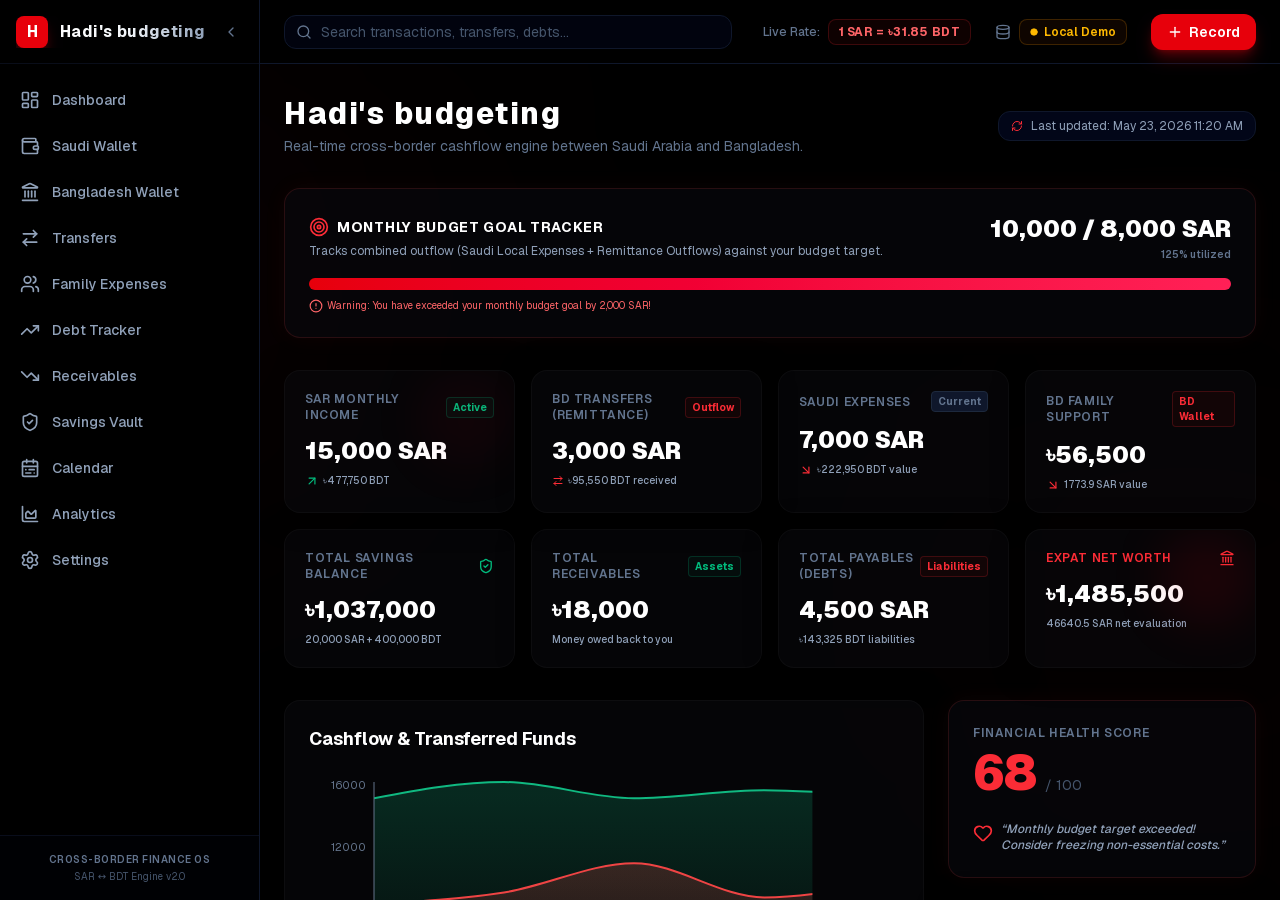
<file: index.html>
<!DOCTYPE html><html lang="en" class="geist_a71539c9-module__T19VSG__variable geist_mono_8d43a2aa-module__8Li5zG__variable h-full antialiased dark"><head><meta charSet="utf-8"/><meta name="viewport" content="width=device-width, initial-scale=1"/><link rel="preload" href="/_next/static/media/797e433ab948586e-s.p.09zddjkbdep5a.woff2" as="font" crossorigin="" type="font/woff2"/><link rel="preload" href="/_next/static/media/caa3a2e1cccd8315-s.p.09~u27dqhyhd6.woff2" as="font" crossorigin="" type="font/woff2"/><link rel="stylesheet" href="/_next/static/chunks/0rlf2y1ufq-sj.css" data-precedence="next"/><link rel="preload" as="script" fetchPriority="low" href="/_next/static/chunks/0b5i-yv-ub-pf.js"/><script src="/_next/static/chunks/0mxb0~0ghcuoy.js" async=""></script><script src="/_next/static/chunks/07lhk_q6pmm3r.js" async=""></script><script src="/_next/static/chunks/turbopack-0m.ix639ygwnv.js" async=""></script><script src="/_next/static/chunks/13_ql015-5f5x.js" async=""></script><script src="/_next/static/chunks/0n4z.7yu76je-.js" async=""></script><script src="/_next/static/chunks/0th4.hler8ajq.js" async=""></script><script src="/_next/static/chunks/0qp.bc42qihxy.js" async=""></script><script src="/_next/static/chunks/0xik~v3igk0io.js" async=""></script><script src="/_next/static/chunks/0i4cb4tkup8h1.js" async=""></script><script src="/_next/static/chunks/0r7y1862uw4gh.js" async=""></script><script src="/_next/static/chunks/0g352yi9fhs3-.js" async=""></script><script src="/_next/static/chunks/0kz6xayefxh7v.js" async=""></script><meta name="next-size-adjust" content=""/><title>Hadi&#x27;s budgeting - Cross-Border Personal Finance OS</title><meta name="description" content="An ultra-premium expat cashflow tracker for Saudi Arabia and Bangladesh."/><link rel="icon" href="/favicon.ico?favicon.0x3dzn~oxb6tn.ico" sizes="256x256" type="image/x-icon"/><script src="/_next/static/chunks/03~yq9q893hmn.js" noModule=""></script></head><body class="h-full bg-black text-slate-100 flex flex-col font-sans relative overflow-x-hidden selection:bg-red-500/20 selection:text-red-200"><div hidden=""><!--$--><!--/$--></div><div class="absolute top-[10%] left-[-15%] w-[45%] h-[45%] rounded-full bg-red-600/5 blur-[150px] pointer-events-none"></div><div class="absolute bottom-[10%] right-[-15%] w-[45%] h-[45%] rounded-full bg-red-600/3 blur-[150px] pointer-events-none"></div><script src="/_next/static/chunks/0b5i-yv-ub-pf.js" id="_R_" async=""></script><script>(self.__next_f=self.__next_f||[]).push([0])</script><script>self.__next_f.push([1,"1:\"$Sreact.fragment\"\n2:I[69385,[\"/_next/static/chunks/13_ql015-5f5x.js\",\"/_next/static/chunks/0n4z.7yu76je-.js\",\"/_next/static/chunks/0th4.hler8ajq.js\",\"/_next/static/chunks/0qp.bc42qihxy.js\"],\"DualNestProvider\"]\n3:I[22140,[\"/_next/static/chunks/13_ql015-5f5x.js\",\"/_next/static/chunks/0n4z.7yu76je-.js\",\"/_next/static/chunks/0th4.hler8ajq.js\",\"/_next/static/chunks/0qp.bc42qihxy.js\"],\"Sidebar\"]\n4:I[2971,[\"/_next/static/chunks/13_ql015-5f5x.js\",\"/_next/static/chunks/0n4z.7yu76je-.js\",\"/_next/static/chunks/0th4.hler8ajq.js\",\"/_next/static/chunks/0qp.bc42qihxy.js\"],\"Header\"]\n5:I[39756,[\"/_next/static/chunks/13_ql015-5f5x.js\",\"/_next/static/chunks/0n4z.7yu76je-.js\",\"/_next/static/chunks/0th4.hler8ajq.js\",\"/_next/static/chunks/0qp.bc42qihxy.js\"],\"default\"]\n6:I[37457,[\"/_next/static/chunks/13_ql015-5f5x.js\",\"/_next/static/chunks/0n4z.7yu76je-.js\",\"/_next/static/chunks/0th4.hler8ajq.js\",\"/_next/static/chunks/0qp.bc42qihxy.js\"],\"default\"]\n7:I[47257,[\"/_next/static/chunks/13_ql015-5f5x.js\",\"/_next/static/chunks/0n4z.7yu76je-.js\",\"/_next/static/chunks/0th4.hler8ajq.js\",\"/_next/static/chunks/0qp.bc42qihxy.js\"],\"ClientPageRoot\"]\n8:I[52683,[\"/_next/static/chunks/13_ql015-5f5x.js\",\"/_next/static/chunks/0n4z.7yu76je-.js\",\"/_next/static/chunks/0th4.hler8ajq.js\",\"/_next/static/chunks/0qp.bc42qihxy.js\",\"/_next/static/chunks/0xik~v3igk0io.js\",\"/_next/static/chunks/0i4cb4tkup8h1.js\",\"/_next/static/chunks/0r7y1862uw4gh.js\",\"/_next/static/chunks/0g352yi9fhs3-.js\",\"/_next/static/chunks/0kz6xayefxh7v.js\"],\"default\"]\nb:I[97367,[\"/_next/static/chunks/13_ql015-5f5x.js\",\"/_next/static/chunks/0n4z.7yu76je-.js\",\"/_next/static/chunks/0th4.hler8ajq.js\",\"/_next/static/chunks/0qp.bc42qihxy.js\"],\"OutletBoundary\"]\nc:\"$Sreact.suspense\"\ne:I[97367,[\"/_next/static/chunks/13_ql015-5f5x.js\",\"/_next/static/chunks/0n4z.7yu76je-.js\",\"/_next/static/chunks/0th4.hler8ajq.js\",\"/_next/static/chunks/0qp.bc42qihxy.js\"],\"ViewportBoundary\"]\n10:I[97367,[\"/_next/static/chunks/13_ql015-5f5x.js\",\"/_next/static/chunks/0n4z.7yu76je-.js\",\"/_next/static/chunks/0th4.hler8ajq.js\",\"/_next/static/chunks/0qp.bc42qihxy.js\"],\"MetadataBoundary\"]\n12:I[68027,[\"/_next/static/chunks/13_ql015-5f5x.js\",\"/_next/static/chunks/0n4z.7yu76je-.js\",\"/_next/static/chunks/0th4.hler8ajq.js\",\"/_next/static/chunks/0qp.bc42qihxy.js\"],\"default\",1]\n:HL[\"/_next/static/chunks/0rlf2y1ufq-sj.css\",\"style\"]\n:HL[\"/_next/static/media/797e433ab948586e-s.p.09zddjkbdep5a.woff2\",\"font\",{\"crossOrigin\":\"\",\"type\":\"font/woff2\"}]\n:HL[\"/_next/static/media/caa3a2e1cccd8315-s.p.09~u27dqhyhd6.woff2\",\"font\",{\"crossOrigin\":\"\",\"type\":\"font/woff2\"}]\n"])</script><script>self.__next_f.push([1,"0:{\"P\":null,\"c\":[\"\",\"\"],\"q\":\"\",\"i\":false,\"f\":[[[\"\",{\"children\":[\"__PAGE__\",{}]},\"$undefined\",\"$undefined\",16],[[\"$\",\"$1\",\"c\",{\"children\":[[[\"$\",\"link\",\"0\",{\"rel\":\"stylesheet\",\"href\":\"/_next/static/chunks/0rlf2y1ufq-sj.css\",\"precedence\":\"next\",\"crossOrigin\":\"$undefined\",\"nonce\":\"$undefined\"}],[\"$\",\"script\",\"script-0\",{\"src\":\"/_next/static/chunks/13_ql015-5f5x.js\",\"async\":true,\"nonce\":\"$undefined\"}],[\"$\",\"script\",\"script-1\",{\"src\":\"/_next/static/chunks/0n4z.7yu76je-.js\",\"async\":true,\"nonce\":\"$undefined\"}],[\"$\",\"script\",\"script-2\",{\"src\":\"/_next/static/chunks/0th4.hler8ajq.js\",\"async\":true,\"nonce\":\"$undefined\"}],[\"$\",\"script\",\"script-3\",{\"src\":\"/_next/static/chunks/0qp.bc42qihxy.js\",\"async\":true,\"nonce\":\"$undefined\"}]],[\"$\",\"html\",null,{\"lang\":\"en\",\"className\":\"geist_a71539c9-module__T19VSG__variable geist_mono_8d43a2aa-module__8Li5zG__variable h-full antialiased dark\",\"children\":[\"$\",\"body\",null,{\"className\":\"h-full bg-black text-slate-100 flex flex-col font-sans relative overflow-x-hidden selection:bg-red-500/20 selection:text-red-200\",\"children\":[[\"$\",\"div\",null,{\"className\":\"absolute top-[10%] left-[-15%] w-[45%] h-[45%] rounded-full bg-red-600/5 blur-[150px] pointer-events-none\"}],[\"$\",\"div\",null,{\"className\":\"absolute bottom-[10%] right-[-15%] w-[45%] h-[45%] rounded-full bg-red-600/3 blur-[150px] pointer-events-none\"}],[\"$\",\"$L2\",null,{\"children\":[\"$\",\"div\",null,{\"className\":\"flex h-screen overflow-hidden w-full\",\"children\":[[\"$\",\"$L3\",null,{}],[\"$\",\"div\",null,{\"className\":\"flex flex-col flex-1 overflow-hidden\",\"children\":[[\"$\",\"$L4\",null,{}],[\"$\",\"main\",null,{\"className\":\"flex-1 overflow-y-auto px-6 py-8 relative\",\"children\":[\"$\",\"$L5\",null,{\"parallelRouterKey\":\"children\",\"error\":\"$undefined\",\"errorStyles\":\"$undefined\",\"errorScripts\":\"$undefined\",\"template\":[\"$\",\"$L6\",null,{}],\"templateStyles\":\"$undefined\",\"templateScripts\":\"$undefined\",\"notFound\":[[[\"$\",\"title\",null,{\"children\":\"404: This page could not be found.\"}],[\"$\",\"div\",null,{\"style\":{\"fontFamily\":\"system-ui,\\\"Segoe UI\\\",Roboto,Helvetica,Arial,sans-serif,\\\"Apple Color Emoji\\\",\\\"Segoe UI Emoji\\\"\",\"height\":\"100vh\",\"textAlign\":\"center\",\"display\":\"flex\",\"flexDirection\":\"column\",\"alignItems\":\"center\",\"justifyContent\":\"center\"},\"children\":[\"$\",\"div\",null,{\"children\":[[\"$\",\"style\",null,{\"dangerouslySetInnerHTML\":{\"__html\":\"body{color:#000;background:#fff;margin:0}.next-error-h1{border-right:1px solid rgba(0,0,0,.3)}@media (prefers-color-scheme:dark){body{color:#fff;background:#000}.next-error-h1{border-right:1px solid rgba(255,255,255,.3)}}\"}}],[\"$\",\"h1\",null,{\"className\":\"next-error-h1\",\"style\":{\"display\":\"inline-block\",\"margin\":\"0 20px 0 0\",\"padding\":\"0 23px 0 0\",\"fontSize\":24,\"fontWeight\":500,\"verticalAlign\":\"top\",\"lineHeight\":\"49px\"},\"children\":404}],[\"$\",\"div\",null,{\"style\":{\"display\":\"inline-block\"},\"children\":[\"$\",\"h2\",null,{\"style\":{\"fontSize\":14,\"fontWeight\":400,\"lineHeight\":\"49px\",\"margin\":0},\"children\":\"This page could not be found.\"}]}]]}]}]],[]],\"forbidden\":\"$undefined\",\"unauthorized\":\"$undefined\"}]}]]}]]}]}]]}]}]]}],{\"children\":[[\"$\",\"$1\",\"c\",{\"children\":[[\"$\",\"$L7\",null,{\"Component\":\"$8\",\"serverProvidedParams\":{\"searchParams\":{},\"params\":{},\"promises\":[\"$@9\",\"$@a\"]}}],[[\"$\",\"script\",\"script-0\",{\"src\":\"/_next/static/chunks/0xik~v3igk0io.js\",\"async\":true,\"nonce\":\"$undefined\"}],[\"$\",\"script\",\"script-1\",{\"src\":\"/_next/static/chunks/0i4cb4tkup8h1.js\",\"async\":true,\"nonce\":\"$undefined\"}],[\"$\",\"script\",\"script-2\",{\"src\":\"/_next/static/chunks/0r7y1862uw4gh.js\",\"async\":true,\"nonce\":\"$undefined\"}],[\"$\",\"script\",\"script-3\",{\"src\":\"/_next/static/chunks/0g352yi9fhs3-.js\",\"async\":true,\"nonce\":\"$undefined\"}],[\"$\",\"script\",\"script-4\",{\"src\":\"/_next/static/chunks/0kz6xayefxh7v.js\",\"async\":true,\"nonce\":\"$undefined\"}]],[\"$\",\"$Lb\",null,{\"children\":[\"$\",\"$c\",null,{\"name\":\"Next.MetadataOutlet\",\"children\":\"$@d\"}]}]]}],{},null,false,null]},null,false,null],[\"$\",\"$1\",\"h\",{\"children\":[null,[\"$\",\"$Le\",null,{\"children\":\"$Lf\"}],[\"$\",\"div\",null,{\"hidden\":true,\"children\":[\"$\",\"$L10\",null,{\"children\":[\"$\",\"$c\",null,{\"name\":\"Next.Metadata\",\"children\":\"$L11\"}]}]}],[\"$\",\"meta\",null,{\"name\":\"next-size-adjust\",\"content\":\"\"}]]}],false]],\"m\":\"$undefined\",\"G\":[\"$12\",[[\"$\",\"link\",\"0\",{\"rel\":\"stylesheet\",\"href\":\"/_next/static/chunks/0rlf2y1ufq-sj.css\",\"precedence\":\"next\",\"crossOrigin\":\"$undefined\",\"nonce\":\"$undefined\"}]]],\"S\":true,\"h\":null,\"s\":\"$undefined\",\"l\":\"$undefined\",\"p\":\"$undefined\",\"d\":\"$undefined\",\"b\":\"4zT93mLuRUshVkmMHYWmA\"}\n"])</script><script>self.__next_f.push([1,"9:{}\na:\"$0:f:0:1:1:children:0:props:children:0:props:serverProvidedParams:params\"\n"])</script><script>self.__next_f.push([1,"f:[[\"$\",\"meta\",\"0\",{\"charSet\":\"utf-8\"}],[\"$\",\"meta\",\"1\",{\"name\":\"viewport\",\"content\":\"width=device-width, initial-scale=1\"}]]\n"])</script><script>self.__next_f.push([1,"13:I[27201,[\"/_next/static/chunks/13_ql015-5f5x.js\",\"/_next/static/chunks/0n4z.7yu76je-.js\",\"/_next/static/chunks/0th4.hler8ajq.js\",\"/_next/static/chunks/0qp.bc42qihxy.js\"],\"IconMark\"]\nd:null\n11:[[\"$\",\"title\",\"0\",{\"children\":\"Hadi's budgeting - Cross-Border Personal Finance OS\"}],[\"$\",\"meta\",\"1\",{\"name\":\"description\",\"content\":\"An ultra-premium expat cashflow tracker for Saudi Arabia and Bangladesh.\"}],[\"$\",\"link\",\"2\",{\"rel\":\"icon\",\"href\":\"/favicon.ico?favicon.0x3dzn~oxb6tn.ico\",\"sizes\":\"256x256\",\"type\":\"image/x-icon\"}],[\"$\",\"$L13\",\"3\",{}]]\n"])</script></body></html>
</file>
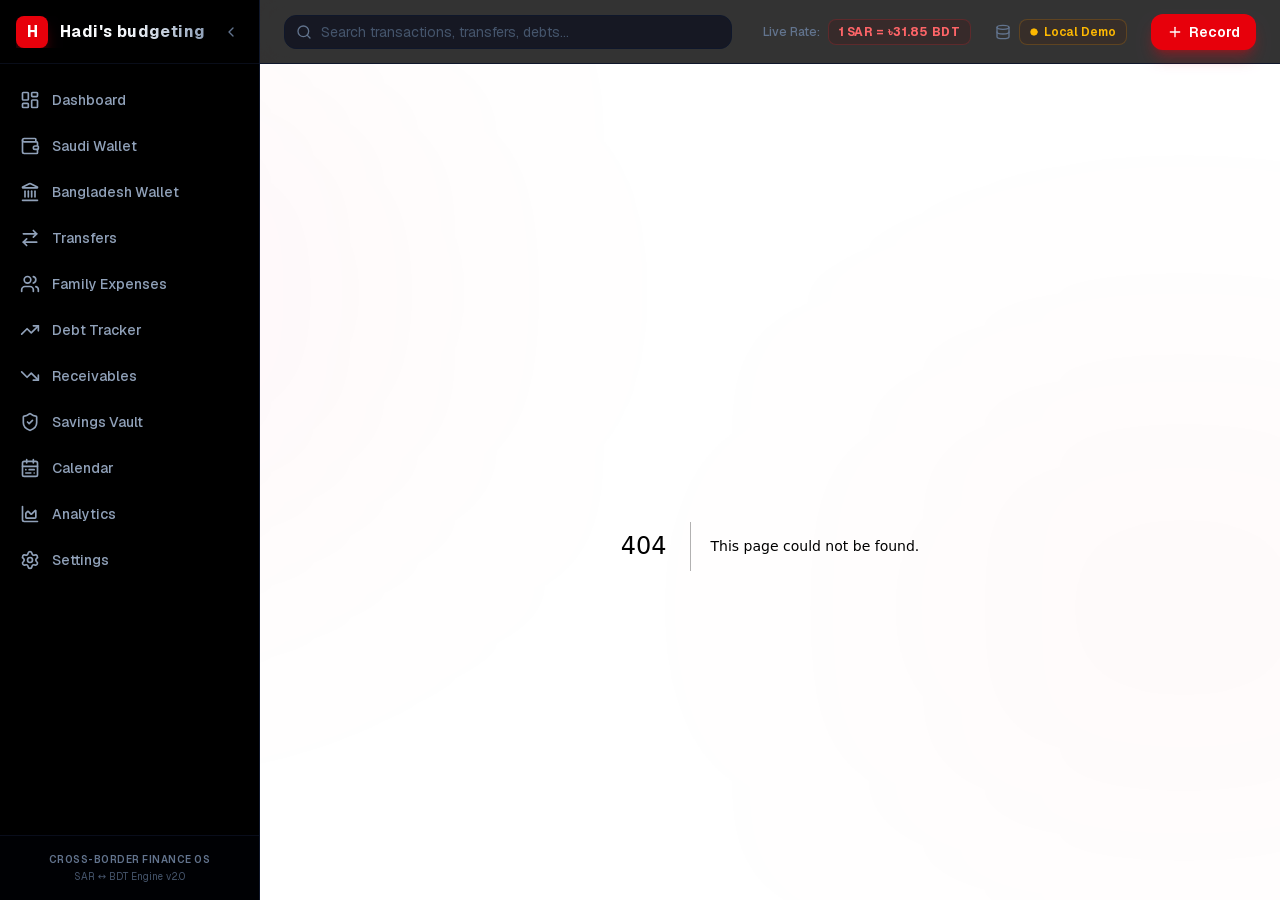
<file: 404/index.html>
<!DOCTYPE html><html lang="en" class="geist_a71539c9-module__T19VSG__variable geist_mono_8d43a2aa-module__8Li5zG__variable h-full antialiased dark"><head><meta charSet="utf-8"/><meta name="viewport" content="width=device-width, initial-scale=1"/><link rel="stylesheet" href="/_next/static/chunks/0rlf2y1ufq-sj.css" data-precedence="next"/><link rel="preload" as="script" fetchPriority="low" href="/_next/static/chunks/0b5i-yv-ub-pf.js"/><script src="/_next/static/chunks/0mxb0~0ghcuoy.js" async=""></script><script src="/_next/static/chunks/07lhk_q6pmm3r.js" async=""></script><script src="/_next/static/chunks/turbopack-0m.ix639ygwnv.js" async=""></script><script src="/_next/static/chunks/13_ql015-5f5x.js" async=""></script><script src="/_next/static/chunks/0n4z.7yu76je-.js" async=""></script><script src="/_next/static/chunks/0th4.hler8ajq.js" async=""></script><script src="/_next/static/chunks/0qp.bc42qihxy.js" async=""></script><meta name="robots" content="noindex"/><meta name="next-size-adjust" content=""/><title>Hadi&#x27;s budgeting - Cross-Border Personal Finance OS</title><meta name="description" content="An ultra-premium expat cashflow tracker for Saudi Arabia and Bangladesh."/><link rel="icon" href="/favicon.ico?favicon.0x3dzn~oxb6tn.ico" sizes="256x256" type="image/x-icon"/><script src="/_next/static/chunks/03~yq9q893hmn.js" noModule=""></script></head><body class="h-full bg-black text-slate-100 flex flex-col font-sans relative overflow-x-hidden selection:bg-red-500/20 selection:text-red-200"><div hidden=""><!--$--><!--/$--></div><div class="absolute top-[10%] left-[-15%] w-[45%] h-[45%] rounded-full bg-red-600/5 blur-[150px] pointer-events-none"></div><div class="absolute bottom-[10%] right-[-15%] w-[45%] h-[45%] rounded-full bg-red-600/3 blur-[150px] pointer-events-none"></div><script src="/_next/static/chunks/0b5i-yv-ub-pf.js" id="_R_" async=""></script><script>(self.__next_f=self.__next_f||[]).push([0])</script><script>self.__next_f.push([1,"1:\"$Sreact.fragment\"\n2:I[69385,[\"/_next/static/chunks/13_ql015-5f5x.js\",\"/_next/static/chunks/0n4z.7yu76je-.js\",\"/_next/static/chunks/0th4.hler8ajq.js\",\"/_next/static/chunks/0qp.bc42qihxy.js\"],\"DualNestProvider\"]\n3:I[22140,[\"/_next/static/chunks/13_ql015-5f5x.js\",\"/_next/static/chunks/0n4z.7yu76je-.js\",\"/_next/static/chunks/0th4.hler8ajq.js\",\"/_next/static/chunks/0qp.bc42qihxy.js\"],\"Sidebar\"]\n4:I[2971,[\"/_next/static/chunks/13_ql015-5f5x.js\",\"/_next/static/chunks/0n4z.7yu76je-.js\",\"/_next/static/chunks/0th4.hler8ajq.js\",\"/_next/static/chunks/0qp.bc42qihxy.js\"],\"Header\"]\n5:I[39756,[\"/_next/static/chunks/13_ql015-5f5x.js\",\"/_next/static/chunks/0n4z.7yu76je-.js\",\"/_next/static/chunks/0th4.hler8ajq.js\",\"/_next/static/chunks/0qp.bc42qihxy.js\"],\"default\"]\n6:I[37457,[\"/_next/static/chunks/13_ql015-5f5x.js\",\"/_next/static/chunks/0n4z.7yu76je-.js\",\"/_next/static/chunks/0th4.hler8ajq.js\",\"/_next/static/chunks/0qp.bc42qihxy.js\"],\"default\"]\n7:I[97367,[\"/_next/static/chunks/13_ql015-5f5x.js\",\"/_next/static/chunks/0n4z.7yu76je-.js\",\"/_next/static/chunks/0th4.hler8ajq.js\",\"/_next/static/chunks/0qp.bc42qihxy.js\"],\"OutletBoundary\"]\n8:\"$Sreact.suspense\"\nb:I[97367,[\"/_next/static/chunks/13_ql015-5f5x.js\",\"/_next/static/chunks/0n4z.7yu76je-.js\",\"/_next/static/chunks/0th4.hler8ajq.js\",\"/_next/static/chunks/0qp.bc42qihxy.js\"],\"ViewportBoundary\"]\nd:I[97367,[\"/_next/static/chunks/13_ql015-5f5x.js\",\"/_next/static/chunks/0n4z.7yu76je-.js\",\"/_next/static/chunks/0th4.hler8ajq.js\",\"/_next/static/chunks/0qp.bc42qihxy.js\"],\"MetadataBoundary\"]\nf:I[68027,[\"/_next/static/chunks/13_ql015-5f5x.js\",\"/_next/static/chunks/0n4z.7yu76je-.js\",\"/_next/static/chunks/0th4.hler8ajq.js\",\"/_next/static/chunks/0qp.bc42qihxy.js\"],\"default\",1]\n:HL[\"/_next/static/chunks/0rlf2y1ufq-sj.css\",\"style\"]\n"])</script><script>self.__next_f.push([1,"0:{\"P\":null,\"c\":[\"\",\"_not-found\",\"\"],\"q\":\"\",\"i\":false,\"f\":[[[\"\",{\"children\":[\"/_not-found\",{\"children\":[\"__PAGE__\",{}]}]},\"$undefined\",\"$undefined\",16],[[\"$\",\"$1\",\"c\",{\"children\":[[[\"$\",\"link\",\"0\",{\"rel\":\"stylesheet\",\"href\":\"/_next/static/chunks/0rlf2y1ufq-sj.css\",\"precedence\":\"next\",\"crossOrigin\":\"$undefined\",\"nonce\":\"$undefined\"}],[\"$\",\"script\",\"script-0\",{\"src\":\"/_next/static/chunks/13_ql015-5f5x.js\",\"async\":true,\"nonce\":\"$undefined\"}],[\"$\",\"script\",\"script-1\",{\"src\":\"/_next/static/chunks/0n4z.7yu76je-.js\",\"async\":true,\"nonce\":\"$undefined\"}],[\"$\",\"script\",\"script-2\",{\"src\":\"/_next/static/chunks/0th4.hler8ajq.js\",\"async\":true,\"nonce\":\"$undefined\"}],[\"$\",\"script\",\"script-3\",{\"src\":\"/_next/static/chunks/0qp.bc42qihxy.js\",\"async\":true,\"nonce\":\"$undefined\"}]],[\"$\",\"html\",null,{\"lang\":\"en\",\"className\":\"geist_a71539c9-module__T19VSG__variable geist_mono_8d43a2aa-module__8Li5zG__variable h-full antialiased dark\",\"children\":[\"$\",\"body\",null,{\"className\":\"h-full bg-black text-slate-100 flex flex-col font-sans relative overflow-x-hidden selection:bg-red-500/20 selection:text-red-200\",\"children\":[[\"$\",\"div\",null,{\"className\":\"absolute top-[10%] left-[-15%] w-[45%] h-[45%] rounded-full bg-red-600/5 blur-[150px] pointer-events-none\"}],[\"$\",\"div\",null,{\"className\":\"absolute bottom-[10%] right-[-15%] w-[45%] h-[45%] rounded-full bg-red-600/3 blur-[150px] pointer-events-none\"}],[\"$\",\"$L2\",null,{\"children\":[\"$\",\"div\",null,{\"className\":\"flex h-screen overflow-hidden w-full\",\"children\":[[\"$\",\"$L3\",null,{}],[\"$\",\"div\",null,{\"className\":\"flex flex-col flex-1 overflow-hidden\",\"children\":[[\"$\",\"$L4\",null,{}],[\"$\",\"main\",null,{\"className\":\"flex-1 overflow-y-auto px-6 py-8 relative\",\"children\":[\"$\",\"$L5\",null,{\"parallelRouterKey\":\"children\",\"error\":\"$undefined\",\"errorStyles\":\"$undefined\",\"errorScripts\":\"$undefined\",\"template\":[\"$\",\"$L6\",null,{}],\"templateStyles\":\"$undefined\",\"templateScripts\":\"$undefined\",\"notFound\":[[[\"$\",\"title\",null,{\"children\":\"404: This page could not be found.\"}],[\"$\",\"div\",null,{\"style\":{\"fontFamily\":\"system-ui,\\\"Segoe UI\\\",Roboto,Helvetica,Arial,sans-serif,\\\"Apple Color Emoji\\\",\\\"Segoe UI Emoji\\\"\",\"height\":\"100vh\",\"textAlign\":\"center\",\"display\":\"flex\",\"flexDirection\":\"column\",\"alignItems\":\"center\",\"justifyContent\":\"center\"},\"children\":[\"$\",\"div\",null,{\"children\":[[\"$\",\"style\",null,{\"dangerouslySetInnerHTML\":{\"__html\":\"body{color:#000;background:#fff;margin:0}.next-error-h1{border-right:1px solid rgba(0,0,0,.3)}@media (prefers-color-scheme:dark){body{color:#fff;background:#000}.next-error-h1{border-right:1px solid rgba(255,255,255,.3)}}\"}}],[\"$\",\"h1\",null,{\"className\":\"next-error-h1\",\"style\":{\"display\":\"inline-block\",\"margin\":\"0 20px 0 0\",\"padding\":\"0 23px 0 0\",\"fontSize\":24,\"fontWeight\":500,\"verticalAlign\":\"top\",\"lineHeight\":\"49px\"},\"children\":404}],[\"$\",\"div\",null,{\"style\":{\"display\":\"inline-block\"},\"children\":[\"$\",\"h2\",null,{\"style\":{\"fontSize\":14,\"fontWeight\":400,\"lineHeight\":\"49px\",\"margin\":0},\"children\":\"This page could not be found.\"}]}]]}]}]],[]],\"forbidden\":\"$undefined\",\"unauthorized\":\"$undefined\"}]}]]}]]}]}]]}]}]]}],{\"children\":[[\"$\",\"$1\",\"c\",{\"children\":[null,[\"$\",\"$L5\",null,{\"parallelRouterKey\":\"children\",\"error\":\"$undefined\",\"errorStyles\":\"$undefined\",\"errorScripts\":\"$undefined\",\"template\":[\"$\",\"$L6\",null,{}],\"templateStyles\":\"$undefined\",\"templateScripts\":\"$undefined\",\"notFound\":\"$undefined\",\"forbidden\":\"$undefined\",\"unauthorized\":\"$undefined\"}]]}],{\"children\":[[\"$\",\"$1\",\"c\",{\"children\":[[[\"$\",\"title\",null,{\"children\":\"404: This page could not be found.\"}],[\"$\",\"div\",null,{\"style\":\"$0:f:0:1:0:props:children:1:props:children:props:children:2:props:children:props:children:1:props:children:1:props:children:props:notFound:0:1:props:style\",\"children\":[\"$\",\"div\",null,{\"children\":[[\"$\",\"style\",null,{\"dangerouslySetInnerHTML\":{\"__html\":\"body{color:#000;background:#fff;margin:0}.next-error-h1{border-right:1px solid rgba(0,0,0,.3)}@media (prefers-color-scheme:dark){body{color:#fff;background:#000}.next-error-h1{border-right:1px solid rgba(255,255,255,.3)}}\"}}],[\"$\",\"h1\",null,{\"className\":\"next-error-h1\",\"style\":\"$0:f:0:1:0:props:children:1:props:children:props:children:2:props:children:props:children:1:props:children:1:props:children:props:notFound:0:1:props:children:props:children:1:props:style\",\"children\":404}],[\"$\",\"div\",null,{\"style\":\"$0:f:0:1:0:props:children:1:props:children:props:children:2:props:children:props:children:1:props:children:1:props:children:props:notFound:0:1:props:children:props:children:2:props:style\",\"children\":[\"$\",\"h2\",null,{\"style\":\"$0:f:0:1:0:props:children:1:props:children:props:children:2:props:children:props:children:1:props:children:1:props:children:props:notFound:0:1:props:children:props:children:2:props:children:props:style\",\"children\":\"This page could not be found.\"}]}]]}]}]],null,[\"$\",\"$L7\",null,{\"children\":[\"$\",\"$8\",null,{\"name\":\"Next.MetadataOutlet\",\"children\":\"$@9\"}]}]]}],{},null,false,null]},null,false,\"$@a\"]},null,false,null],[\"$\",\"$1\",\"h\",{\"children\":[[\"$\",\"meta\",null,{\"name\":\"robots\",\"content\":\"noindex\"}],[\"$\",\"$Lb\",null,{\"children\":\"$Lc\"}],[\"$\",\"div\",null,{\"hidden\":true,\"children\":[\"$\",\"$Ld\",null,{\"children\":[\"$\",\"$8\",null,{\"name\":\"Next.Metadata\",\"children\":\"$Le\"}]}]}],[\"$\",\"meta\",null,{\"name\":\"next-size-adjust\",\"content\":\"\"}]]}],false]],\"m\":\"$undefined\",\"G\":[\"$f\",[[\"$\",\"link\",\"0\",{\"rel\":\"stylesheet\",\"href\":\"/_next/static/chunks/0rlf2y1ufq-sj.css\",\"precedence\":\"next\",\"crossOrigin\":\"$undefined\",\"nonce\":\"$undefined\"}]]],\"S\":true,\"h\":null,\"s\":\"$undefined\",\"l\":\"$undefined\",\"p\":\"$undefined\",\"d\":\"$undefined\",\"b\":\"4zT93mLuRUshVkmMHYWmA\"}\n"])</script><script>self.__next_f.push([1,"10:[]\na:\"$W10\"\n"])</script><script>self.__next_f.push([1,"c:[[\"$\",\"meta\",\"0\",{\"charSet\":\"utf-8\"}],[\"$\",\"meta\",\"1\",{\"name\":\"viewport\",\"content\":\"width=device-width, initial-scale=1\"}]]\n"])</script><script>self.__next_f.push([1,"11:I[27201,[\"/_next/static/chunks/13_ql015-5f5x.js\",\"/_next/static/chunks/0n4z.7yu76je-.js\",\"/_next/static/chunks/0th4.hler8ajq.js\",\"/_next/static/chunks/0qp.bc42qihxy.js\"],\"IconMark\"]\n9:null\ne:[[\"$\",\"title\",\"0\",{\"children\":\"Hadi's budgeting - Cross-Border Personal Finance OS\"}],[\"$\",\"meta\",\"1\",{\"name\":\"description\",\"content\":\"An ultra-premium expat cashflow tracker for Saudi Arabia and Bangladesh.\"}],[\"$\",\"link\",\"2\",{\"rel\":\"icon\",\"href\":\"/favicon.ico?favicon.0x3dzn~oxb6tn.ico\",\"sizes\":\"256x256\",\"type\":\"image/x-icon\"}],[\"$\",\"$L11\",\"3\",{}]]\n"])</script></body></html>
</file>
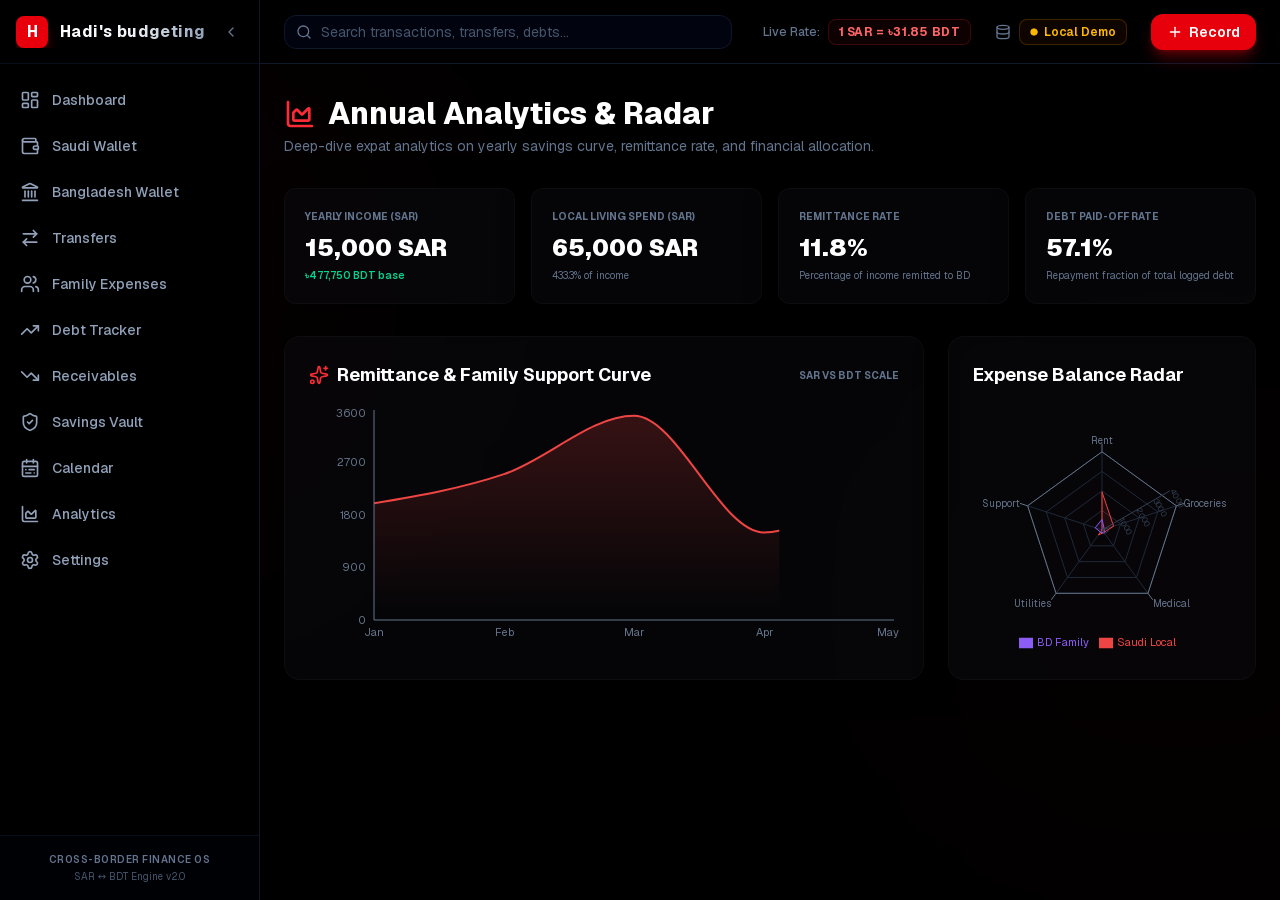
<file: analytics/index.html>
<!DOCTYPE html><html lang="en" class="geist_a71539c9-module__T19VSG__variable geist_mono_8d43a2aa-module__8Li5zG__variable h-full antialiased dark"><head><meta charSet="utf-8"/><meta name="viewport" content="width=device-width, initial-scale=1"/><link rel="preload" href="/_next/static/media/797e433ab948586e-s.p.09zddjkbdep5a.woff2" as="font" crossorigin="" type="font/woff2"/><link rel="preload" href="/_next/static/media/caa3a2e1cccd8315-s.p.09~u27dqhyhd6.woff2" as="font" crossorigin="" type="font/woff2"/><link rel="stylesheet" href="/_next/static/chunks/0rlf2y1ufq-sj.css" data-precedence="next"/><link rel="preload" as="script" fetchPriority="low" href="/_next/static/chunks/0b5i-yv-ub-pf.js"/><script src="/_next/static/chunks/0mxb0~0ghcuoy.js" async=""></script><script src="/_next/static/chunks/07lhk_q6pmm3r.js" async=""></script><script src="/_next/static/chunks/turbopack-0m.ix639ygwnv.js" async=""></script><script src="/_next/static/chunks/13_ql015-5f5x.js" async=""></script><script src="/_next/static/chunks/0n4z.7yu76je-.js" async=""></script><script src="/_next/static/chunks/0th4.hler8ajq.js" async=""></script><script src="/_next/static/chunks/0qp.bc42qihxy.js" async=""></script><script src="/_next/static/chunks/0yk5ot6zzz--t.js" async=""></script><script src="/_next/static/chunks/163ttj.e4_s1m.js" async=""></script><script src="/_next/static/chunks/06yyacyw7am7d.js" async=""></script><script src="/_next/static/chunks/0r7y1862uw4gh.js" async=""></script><meta name="next-size-adjust" content=""/><title>Hadi&#x27;s budgeting - Cross-Border Personal Finance OS</title><meta name="description" content="An ultra-premium expat cashflow tracker for Saudi Arabia and Bangladesh."/><link rel="icon" href="/favicon.ico?favicon.0x3dzn~oxb6tn.ico" sizes="256x256" type="image/x-icon"/><script src="/_next/static/chunks/03~yq9q893hmn.js" noModule=""></script></head><body class="h-full bg-black text-slate-100 flex flex-col font-sans relative overflow-x-hidden selection:bg-red-500/20 selection:text-red-200"><div hidden=""><!--$--><!--/$--></div><div class="absolute top-[10%] left-[-15%] w-[45%] h-[45%] rounded-full bg-red-600/5 blur-[150px] pointer-events-none"></div><div class="absolute bottom-[10%] right-[-15%] w-[45%] h-[45%] rounded-full bg-red-600/3 blur-[150px] pointer-events-none"></div><script src="/_next/static/chunks/0b5i-yv-ub-pf.js" id="_R_" async=""></script><script>(self.__next_f=self.__next_f||[]).push([0])</script><script>self.__next_f.push([1,"1:\"$Sreact.fragment\"\n2:I[69385,[\"/_next/static/chunks/13_ql015-5f5x.js\",\"/_next/static/chunks/0n4z.7yu76je-.js\",\"/_next/static/chunks/0th4.hler8ajq.js\",\"/_next/static/chunks/0qp.bc42qihxy.js\"],\"DualNestProvider\"]\n3:I[22140,[\"/_next/static/chunks/13_ql015-5f5x.js\",\"/_next/static/chunks/0n4z.7yu76je-.js\",\"/_next/static/chunks/0th4.hler8ajq.js\",\"/_next/static/chunks/0qp.bc42qihxy.js\"],\"Sidebar\"]\n4:I[2971,[\"/_next/static/chunks/13_ql015-5f5x.js\",\"/_next/static/chunks/0n4z.7yu76je-.js\",\"/_next/static/chunks/0th4.hler8ajq.js\",\"/_next/static/chunks/0qp.bc42qihxy.js\"],\"Header\"]\n5:I[39756,[\"/_next/static/chunks/13_ql015-5f5x.js\",\"/_next/static/chunks/0n4z.7yu76je-.js\",\"/_next/static/chunks/0th4.hler8ajq.js\",\"/_next/static/chunks/0qp.bc42qihxy.js\"],\"default\"]\n6:I[37457,[\"/_next/static/chunks/13_ql015-5f5x.js\",\"/_next/static/chunks/0n4z.7yu76je-.js\",\"/_next/static/chunks/0th4.hler8ajq.js\",\"/_next/static/chunks/0qp.bc42qihxy.js\"],\"default\"]\n7:I[47257,[\"/_next/static/chunks/13_ql015-5f5x.js\",\"/_next/static/chunks/0n4z.7yu76je-.js\",\"/_next/static/chunks/0th4.hler8ajq.js\",\"/_next/static/chunks/0qp.bc42qihxy.js\"],\"ClientPageRoot\"]\n8:I[96673,[\"/_next/static/chunks/13_ql015-5f5x.js\",\"/_next/static/chunks/0n4z.7yu76je-.js\",\"/_next/static/chunks/0th4.hler8ajq.js\",\"/_next/static/chunks/0qp.bc42qihxy.js\",\"/_next/static/chunks/0yk5ot6zzz--t.js\",\"/_next/static/chunks/163ttj.e4_s1m.js\",\"/_next/static/chunks/06yyacyw7am7d.js\",\"/_next/static/chunks/0r7y1862uw4gh.js\"],\"default\"]\nb:I[97367,[\"/_next/static/chunks/13_ql015-5f5x.js\",\"/_next/static/chunks/0n4z.7yu76je-.js\",\"/_next/static/chunks/0th4.hler8ajq.js\",\"/_next/static/chunks/0qp.bc42qihxy.js\"],\"OutletBoundary\"]\nc:\"$Sreact.suspense\"\nf:I[97367,[\"/_next/static/chunks/13_ql015-5f5x.js\",\"/_next/static/chunks/0n4z.7yu76je-.js\",\"/_next/static/chunks/0th4.hler8ajq.js\",\"/_next/static/chunks/0qp.bc42qihxy.js\"],\"ViewportBoundary\"]\n11:I[97367,[\"/_next/static/chunks/13_ql015-5f5x.js\",\"/_next/static/chunks/0n4z.7yu76je-.js\",\"/_next/static/chunks/0th4.hler8ajq.js\",\"/_next/static/chunks/0qp.bc42qihxy.js\"],\"MetadataBoundary\"]\n13:I[68027,[\"/_next/static/chunks/13_ql015-5f5x.js\",\"/_next/static/chunks/0n4z.7yu76je-.js\",\"/_next/static/chunks/0th4.hler8ajq.js\",\"/_next/static/chunks/0qp.bc42qihxy.js\"],\"default\",1]\n:HL[\"/_next/static/chunks/0rlf2y1ufq-sj.css\",\"style\"]\n:HL[\"/_next/static/media/797e433ab948586e-s.p.09zddjkbdep5a.woff2\",\"font\",{\"crossOrigin\":\"\",\"type\":\"font/woff2\"}]\n:HL[\"/_next/static/media/caa3a2e1cccd8315-s.p.09~u27dqhyhd6.woff2\",\"font\",{\"crossOrigin\":\"\",\"type\":\"font/woff2\"}]\n"])</script><script>self.__next_f.push([1,"0:{\"P\":null,\"c\":[\"\",\"analytics\",\"\"],\"q\":\"\",\"i\":false,\"f\":[[[\"\",{\"children\":[\"analytics\",{\"children\":[\"__PAGE__\",{}]}]},\"$undefined\",\"$undefined\",16],[[\"$\",\"$1\",\"c\",{\"children\":[[[\"$\",\"link\",\"0\",{\"rel\":\"stylesheet\",\"href\":\"/_next/static/chunks/0rlf2y1ufq-sj.css\",\"precedence\":\"next\",\"crossOrigin\":\"$undefined\",\"nonce\":\"$undefined\"}],[\"$\",\"script\",\"script-0\",{\"src\":\"/_next/static/chunks/13_ql015-5f5x.js\",\"async\":true,\"nonce\":\"$undefined\"}],[\"$\",\"script\",\"script-1\",{\"src\":\"/_next/static/chunks/0n4z.7yu76je-.js\",\"async\":true,\"nonce\":\"$undefined\"}],[\"$\",\"script\",\"script-2\",{\"src\":\"/_next/static/chunks/0th4.hler8ajq.js\",\"async\":true,\"nonce\":\"$undefined\"}],[\"$\",\"script\",\"script-3\",{\"src\":\"/_next/static/chunks/0qp.bc42qihxy.js\",\"async\":true,\"nonce\":\"$undefined\"}]],[\"$\",\"html\",null,{\"lang\":\"en\",\"className\":\"geist_a71539c9-module__T19VSG__variable geist_mono_8d43a2aa-module__8Li5zG__variable h-full antialiased dark\",\"children\":[\"$\",\"body\",null,{\"className\":\"h-full bg-black text-slate-100 flex flex-col font-sans relative overflow-x-hidden selection:bg-red-500/20 selection:text-red-200\",\"children\":[[\"$\",\"div\",null,{\"className\":\"absolute top-[10%] left-[-15%] w-[45%] h-[45%] rounded-full bg-red-600/5 blur-[150px] pointer-events-none\"}],[\"$\",\"div\",null,{\"className\":\"absolute bottom-[10%] right-[-15%] w-[45%] h-[45%] rounded-full bg-red-600/3 blur-[150px] pointer-events-none\"}],[\"$\",\"$L2\",null,{\"children\":[\"$\",\"div\",null,{\"className\":\"flex h-screen overflow-hidden w-full\",\"children\":[[\"$\",\"$L3\",null,{}],[\"$\",\"div\",null,{\"className\":\"flex flex-col flex-1 overflow-hidden\",\"children\":[[\"$\",\"$L4\",null,{}],[\"$\",\"main\",null,{\"className\":\"flex-1 overflow-y-auto px-6 py-8 relative\",\"children\":[\"$\",\"$L5\",null,{\"parallelRouterKey\":\"children\",\"error\":\"$undefined\",\"errorStyles\":\"$undefined\",\"errorScripts\":\"$undefined\",\"template\":[\"$\",\"$L6\",null,{}],\"templateStyles\":\"$undefined\",\"templateScripts\":\"$undefined\",\"notFound\":[[[\"$\",\"title\",null,{\"children\":\"404: This page could not be found.\"}],[\"$\",\"div\",null,{\"style\":{\"fontFamily\":\"system-ui,\\\"Segoe UI\\\",Roboto,Helvetica,Arial,sans-serif,\\\"Apple Color Emoji\\\",\\\"Segoe UI Emoji\\\"\",\"height\":\"100vh\",\"textAlign\":\"center\",\"display\":\"flex\",\"flexDirection\":\"column\",\"alignItems\":\"center\",\"justifyContent\":\"center\"},\"children\":[\"$\",\"div\",null,{\"children\":[[\"$\",\"style\",null,{\"dangerouslySetInnerHTML\":{\"__html\":\"body{color:#000;background:#fff;margin:0}.next-error-h1{border-right:1px solid rgba(0,0,0,.3)}@media (prefers-color-scheme:dark){body{color:#fff;background:#000}.next-error-h1{border-right:1px solid rgba(255,255,255,.3)}}\"}}],[\"$\",\"h1\",null,{\"className\":\"next-error-h1\",\"style\":{\"display\":\"inline-block\",\"margin\":\"0 20px 0 0\",\"padding\":\"0 23px 0 0\",\"fontSize\":24,\"fontWeight\":500,\"verticalAlign\":\"top\",\"lineHeight\":\"49px\"},\"children\":404}],[\"$\",\"div\",null,{\"style\":{\"display\":\"inline-block\"},\"children\":[\"$\",\"h2\",null,{\"style\":{\"fontSize\":14,\"fontWeight\":400,\"lineHeight\":\"49px\",\"margin\":0},\"children\":\"This page could not be found.\"}]}]]}]}]],[]],\"forbidden\":\"$undefined\",\"unauthorized\":\"$undefined\"}]}]]}]]}]}]]}]}]]}],{\"children\":[[\"$\",\"$1\",\"c\",{\"children\":[null,[\"$\",\"$L5\",null,{\"parallelRouterKey\":\"children\",\"error\":\"$undefined\",\"errorStyles\":\"$undefined\",\"errorScripts\":\"$undefined\",\"template\":[\"$\",\"$L6\",null,{}],\"templateStyles\":\"$undefined\",\"templateScripts\":\"$undefined\",\"notFound\":\"$undefined\",\"forbidden\":\"$undefined\",\"unauthorized\":\"$undefined\"}]]}],{\"children\":[[\"$\",\"$1\",\"c\",{\"children\":[[\"$\",\"$L7\",null,{\"Component\":\"$8\",\"serverProvidedParams\":{\"searchParams\":{},\"params\":{},\"promises\":[\"$@9\",\"$@a\"]}}],[[\"$\",\"script\",\"script-0\",{\"src\":\"/_next/static/chunks/0yk5ot6zzz--t.js\",\"async\":true,\"nonce\":\"$undefined\"}],[\"$\",\"script\",\"script-1\",{\"src\":\"/_next/static/chunks/163ttj.e4_s1m.js\",\"async\":true,\"nonce\":\"$undefined\"}],[\"$\",\"script\",\"script-2\",{\"src\":\"/_next/static/chunks/06yyacyw7am7d.js\",\"async\":true,\"nonce\":\"$undefined\"}],[\"$\",\"script\",\"script-3\",{\"src\":\"/_next/static/chunks/0r7y1862uw4gh.js\",\"async\":true,\"nonce\":\"$undefined\"}]],[\"$\",\"$Lb\",null,{\"children\":[\"$\",\"$c\",null,{\"name\":\"Next.MetadataOutlet\",\"children\":\"$@d\"}]}]]}],{},null,false,null]},null,false,\"$@e\"]},null,false,null],[\"$\",\"$1\",\"h\",{\"children\":[null,[\"$\",\"$Lf\",null,{\"children\":\"$L10\"}],[\"$\",\"div\",null,{\"hidden\":true,\"children\":[\"$\",\"$L11\",null,{\"children\":[\"$\",\"$c\",null,{\"name\":\"Next.Metadata\",\"children\":\"$L12\"}]}]}],[\"$\",\"meta\",null,{\"name\":\"next-size-adjust\",\"content\":\"\"}]]}],false]],\"m\":\"$undefined\",\"G\":[\"$13\",[[\"$\",\"link\",\"0\",{\"rel\":\"stylesheet\",\"href\":\"/_next/static/chunks/0rlf2y1ufq-sj.css\",\"precedence\":\"next\",\"crossOrigin\":\"$undefined\",\"nonce\":\"$undefined\"}]]],\"S\":true,\"h\":null,\"s\":\"$undefined\",\"l\":\"$undefined\",\"p\":\"$undefined\",\"d\":\"$undefined\",\"b\":\"4zT93mLuRUshVkmMHYWmA\"}\n"])</script><script>self.__next_f.push([1,"14:[]\ne:\"$W14\"\n9:{}\na:\"$0:f:0:1:1:children:1:children:0:props:children:0:props:serverProvidedParams:params\"\n"])</script><script>self.__next_f.push([1,"10:[[\"$\",\"meta\",\"0\",{\"charSet\":\"utf-8\"}],[\"$\",\"meta\",\"1\",{\"name\":\"viewport\",\"content\":\"width=device-width, initial-scale=1\"}]]\n"])</script><script>self.__next_f.push([1,"15:I[27201,[\"/_next/static/chunks/13_ql015-5f5x.js\",\"/_next/static/chunks/0n4z.7yu76je-.js\",\"/_next/static/chunks/0th4.hler8ajq.js\",\"/_next/static/chunks/0qp.bc42qihxy.js\"],\"IconMark\"]\nd:null\n12:[[\"$\",\"title\",\"0\",{\"children\":\"Hadi's budgeting - Cross-Border Personal Finance OS\"}],[\"$\",\"meta\",\"1\",{\"name\":\"description\",\"content\":\"An ultra-premium expat cashflow tracker for Saudi Arabia and Bangladesh.\"}],[\"$\",\"link\",\"2\",{\"rel\":\"icon\",\"href\":\"/favicon.ico?favicon.0x3dzn~oxb6tn.ico\",\"sizes\":\"256x256\",\"type\":\"image/x-icon\"}],[\"$\",\"$L15\",\"3\",{}]]\n"])</script></body></html>
</file>
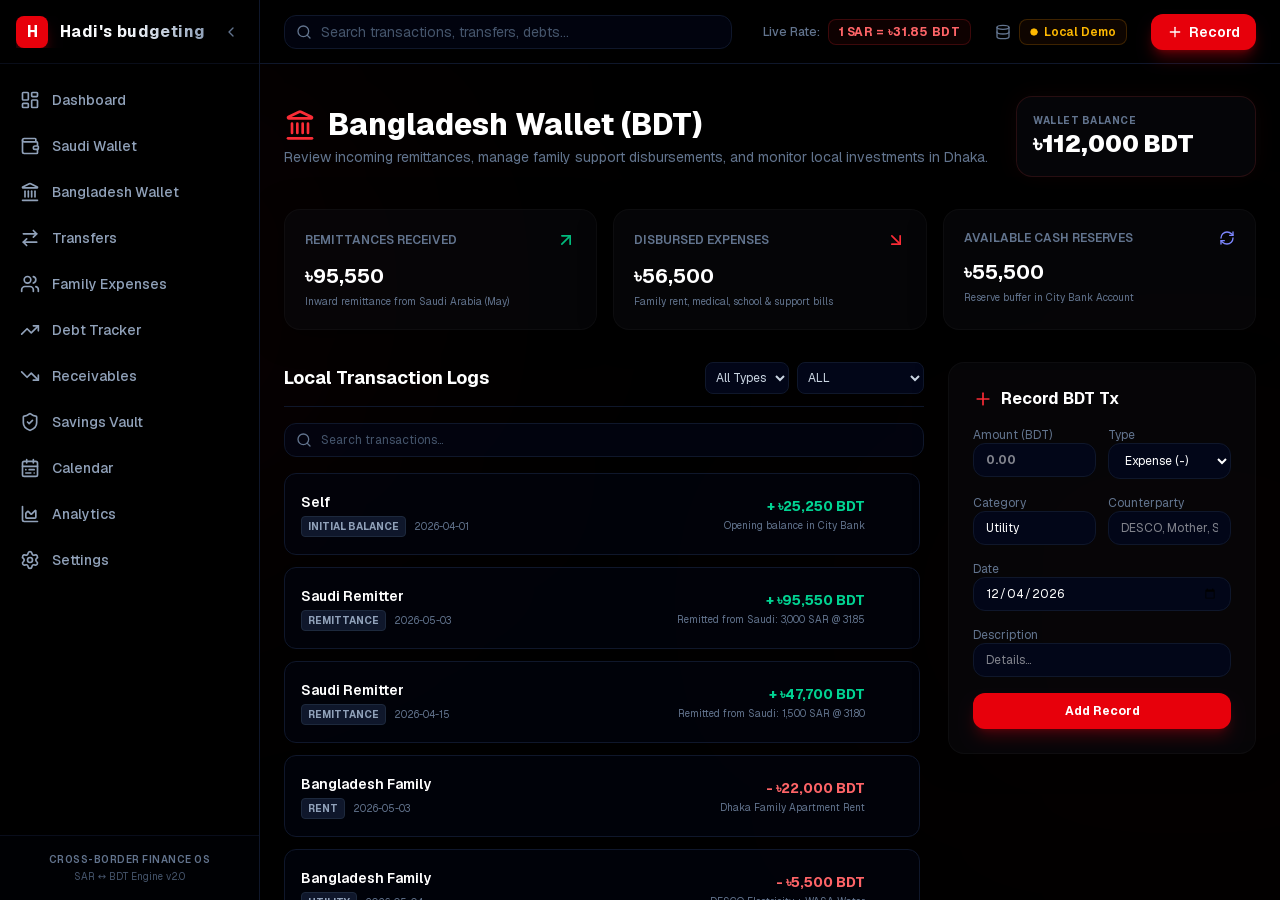
<file: bangladesh-wallet/index.html>
<!DOCTYPE html><html lang="en" class="geist_a71539c9-module__T19VSG__variable geist_mono_8d43a2aa-module__8Li5zG__variable h-full antialiased dark"><head><meta charSet="utf-8"/><meta name="viewport" content="width=device-width, initial-scale=1"/><link rel="preload" href="/_next/static/media/797e433ab948586e-s.p.09zddjkbdep5a.woff2" as="font" crossorigin="" type="font/woff2"/><link rel="preload" href="/_next/static/media/caa3a2e1cccd8315-s.p.09~u27dqhyhd6.woff2" as="font" crossorigin="" type="font/woff2"/><link rel="stylesheet" href="/_next/static/chunks/0rlf2y1ufq-sj.css" data-precedence="next"/><link rel="preload" as="script" fetchPriority="low" href="/_next/static/chunks/0b5i-yv-ub-pf.js"/><script src="/_next/static/chunks/0mxb0~0ghcuoy.js" async=""></script><script src="/_next/static/chunks/07lhk_q6pmm3r.js" async=""></script><script src="/_next/static/chunks/turbopack-0m.ix639ygwnv.js" async=""></script><script src="/_next/static/chunks/13_ql015-5f5x.js" async=""></script><script src="/_next/static/chunks/0n4z.7yu76je-.js" async=""></script><script src="/_next/static/chunks/0th4.hler8ajq.js" async=""></script><script src="/_next/static/chunks/0qp.bc42qihxy.js" async=""></script><script src="/_next/static/chunks/17l6gc5qhjsmv.js" async=""></script><meta name="next-size-adjust" content=""/><title>Hadi&#x27;s budgeting - Cross-Border Personal Finance OS</title><meta name="description" content="An ultra-premium expat cashflow tracker for Saudi Arabia and Bangladesh."/><link rel="icon" href="/favicon.ico?favicon.0x3dzn~oxb6tn.ico" sizes="256x256" type="image/x-icon"/><script src="/_next/static/chunks/03~yq9q893hmn.js" noModule=""></script></head><body class="h-full bg-black text-slate-100 flex flex-col font-sans relative overflow-x-hidden selection:bg-red-500/20 selection:text-red-200"><div hidden=""><!--$--><!--/$--></div><div class="absolute top-[10%] left-[-15%] w-[45%] h-[45%] rounded-full bg-red-600/5 blur-[150px] pointer-events-none"></div><div class="absolute bottom-[10%] right-[-15%] w-[45%] h-[45%] rounded-full bg-red-600/3 blur-[150px] pointer-events-none"></div><script src="/_next/static/chunks/0b5i-yv-ub-pf.js" id="_R_" async=""></script><script>(self.__next_f=self.__next_f||[]).push([0])</script><script>self.__next_f.push([1,"1:\"$Sreact.fragment\"\n2:I[69385,[\"/_next/static/chunks/13_ql015-5f5x.js\",\"/_next/static/chunks/0n4z.7yu76je-.js\",\"/_next/static/chunks/0th4.hler8ajq.js\",\"/_next/static/chunks/0qp.bc42qihxy.js\"],\"DualNestProvider\"]\n3:I[22140,[\"/_next/static/chunks/13_ql015-5f5x.js\",\"/_next/static/chunks/0n4z.7yu76je-.js\",\"/_next/static/chunks/0th4.hler8ajq.js\",\"/_next/static/chunks/0qp.bc42qihxy.js\"],\"Sidebar\"]\n4:I[2971,[\"/_next/static/chunks/13_ql015-5f5x.js\",\"/_next/static/chunks/0n4z.7yu76je-.js\",\"/_next/static/chunks/0th4.hler8ajq.js\",\"/_next/static/chunks/0qp.bc42qihxy.js\"],\"Header\"]\n5:I[39756,[\"/_next/static/chunks/13_ql015-5f5x.js\",\"/_next/static/chunks/0n4z.7yu76je-.js\",\"/_next/static/chunks/0th4.hler8ajq.js\",\"/_next/static/chunks/0qp.bc42qihxy.js\"],\"default\"]\n6:I[37457,[\"/_next/static/chunks/13_ql015-5f5x.js\",\"/_next/static/chunks/0n4z.7yu76je-.js\",\"/_next/static/chunks/0th4.hler8ajq.js\",\"/_next/static/chunks/0qp.bc42qihxy.js\"],\"default\"]\n7:I[47257,[\"/_next/static/chunks/13_ql015-5f5x.js\",\"/_next/static/chunks/0n4z.7yu76je-.js\",\"/_next/static/chunks/0th4.hler8ajq.js\",\"/_next/static/chunks/0qp.bc42qihxy.js\"],\"ClientPageRoot\"]\n8:I[16232,[\"/_next/static/chunks/13_ql015-5f5x.js\",\"/_next/static/chunks/0n4z.7yu76je-.js\",\"/_next/static/chunks/0th4.hler8ajq.js\",\"/_next/static/chunks/0qp.bc42qihxy.js\",\"/_next/static/chunks/17l6gc5qhjsmv.js\"],\"default\"]\nb:I[97367,[\"/_next/static/chunks/13_ql015-5f5x.js\",\"/_next/static/chunks/0n4z.7yu76je-.js\",\"/_next/static/chunks/0th4.hler8ajq.js\",\"/_next/static/chunks/0qp.bc42qihxy.js\"],\"OutletBoundary\"]\nc:\"$Sreact.suspense\"\nf:I[97367,[\"/_next/static/chunks/13_ql015-5f5x.js\",\"/_next/static/chunks/0n4z.7yu76je-.js\",\"/_next/static/chunks/0th4.hler8ajq.js\",\"/_next/static/chunks/0qp.bc42qihxy.js\"],\"ViewportBoundary\"]\n11:I[97367,[\"/_next/static/chunks/13_ql015-5f5x.js\",\"/_next/static/chunks/0n4z.7yu76je-.js\",\"/_next/static/chunks/0th4.hler8ajq.js\",\"/_next/static/chunks/0qp.bc42qihxy.js\"],\"MetadataBoundary\"]\n13:I[68027,[\"/_next/static/chunks/13_ql015-5f5x.js\",\"/_next/static/chunks/0n4z.7yu76je-.js\",\"/_next/static/chunks/0th4.hler8ajq.js\",\"/_next/static/chunks/0qp.bc42qihxy.js\"],\"default\",1]\n:HL[\"/_next/static/chunks/0rlf2y1ufq-sj.css\",\"style\"]\n:HL[\"/_next/static/media/797e433ab948586e-s.p.09zddjkbdep5a.woff2\",\"font\",{\"crossOrigin\":\"\",\"type\":\"font/woff2\"}]\n:HL[\"/_next/static/media/caa3a2e1cccd8315-s.p.09~u27dqhyhd6.woff2\",\"font\",{\"crossOrigin\":\"\",\"type\":\"font/woff2\"}]\n"])</script><script>self.__next_f.push([1,"0:{\"P\":null,\"c\":[\"\",\"bangladesh-wallet\",\"\"],\"q\":\"\",\"i\":false,\"f\":[[[\"\",{\"children\":[\"bangladesh-wallet\",{\"children\":[\"__PAGE__\",{}]}]},\"$undefined\",\"$undefined\",16],[[\"$\",\"$1\",\"c\",{\"children\":[[[\"$\",\"link\",\"0\",{\"rel\":\"stylesheet\",\"href\":\"/_next/static/chunks/0rlf2y1ufq-sj.css\",\"precedence\":\"next\",\"crossOrigin\":\"$undefined\",\"nonce\":\"$undefined\"}],[\"$\",\"script\",\"script-0\",{\"src\":\"/_next/static/chunks/13_ql015-5f5x.js\",\"async\":true,\"nonce\":\"$undefined\"}],[\"$\",\"script\",\"script-1\",{\"src\":\"/_next/static/chunks/0n4z.7yu76je-.js\",\"async\":true,\"nonce\":\"$undefined\"}],[\"$\",\"script\",\"script-2\",{\"src\":\"/_next/static/chunks/0th4.hler8ajq.js\",\"async\":true,\"nonce\":\"$undefined\"}],[\"$\",\"script\",\"script-3\",{\"src\":\"/_next/static/chunks/0qp.bc42qihxy.js\",\"async\":true,\"nonce\":\"$undefined\"}]],[\"$\",\"html\",null,{\"lang\":\"en\",\"className\":\"geist_a71539c9-module__T19VSG__variable geist_mono_8d43a2aa-module__8Li5zG__variable h-full antialiased dark\",\"children\":[\"$\",\"body\",null,{\"className\":\"h-full bg-black text-slate-100 flex flex-col font-sans relative overflow-x-hidden selection:bg-red-500/20 selection:text-red-200\",\"children\":[[\"$\",\"div\",null,{\"className\":\"absolute top-[10%] left-[-15%] w-[45%] h-[45%] rounded-full bg-red-600/5 blur-[150px] pointer-events-none\"}],[\"$\",\"div\",null,{\"className\":\"absolute bottom-[10%] right-[-15%] w-[45%] h-[45%] rounded-full bg-red-600/3 blur-[150px] pointer-events-none\"}],[\"$\",\"$L2\",null,{\"children\":[\"$\",\"div\",null,{\"className\":\"flex h-screen overflow-hidden w-full\",\"children\":[[\"$\",\"$L3\",null,{}],[\"$\",\"div\",null,{\"className\":\"flex flex-col flex-1 overflow-hidden\",\"children\":[[\"$\",\"$L4\",null,{}],[\"$\",\"main\",null,{\"className\":\"flex-1 overflow-y-auto px-6 py-8 relative\",\"children\":[\"$\",\"$L5\",null,{\"parallelRouterKey\":\"children\",\"error\":\"$undefined\",\"errorStyles\":\"$undefined\",\"errorScripts\":\"$undefined\",\"template\":[\"$\",\"$L6\",null,{}],\"templateStyles\":\"$undefined\",\"templateScripts\":\"$undefined\",\"notFound\":[[[\"$\",\"title\",null,{\"children\":\"404: This page could not be found.\"}],[\"$\",\"div\",null,{\"style\":{\"fontFamily\":\"system-ui,\\\"Segoe UI\\\",Roboto,Helvetica,Arial,sans-serif,\\\"Apple Color Emoji\\\",\\\"Segoe UI Emoji\\\"\",\"height\":\"100vh\",\"textAlign\":\"center\",\"display\":\"flex\",\"flexDirection\":\"column\",\"alignItems\":\"center\",\"justifyContent\":\"center\"},\"children\":[\"$\",\"div\",null,{\"children\":[[\"$\",\"style\",null,{\"dangerouslySetInnerHTML\":{\"__html\":\"body{color:#000;background:#fff;margin:0}.next-error-h1{border-right:1px solid rgba(0,0,0,.3)}@media (prefers-color-scheme:dark){body{color:#fff;background:#000}.next-error-h1{border-right:1px solid rgba(255,255,255,.3)}}\"}}],[\"$\",\"h1\",null,{\"className\":\"next-error-h1\",\"style\":{\"display\":\"inline-block\",\"margin\":\"0 20px 0 0\",\"padding\":\"0 23px 0 0\",\"fontSize\":24,\"fontWeight\":500,\"verticalAlign\":\"top\",\"lineHeight\":\"49px\"},\"children\":404}],[\"$\",\"div\",null,{\"style\":{\"display\":\"inline-block\"},\"children\":[\"$\",\"h2\",null,{\"style\":{\"fontSize\":14,\"fontWeight\":400,\"lineHeight\":\"49px\",\"margin\":0},\"children\":\"This page could not be found.\"}]}]]}]}]],[]],\"forbidden\":\"$undefined\",\"unauthorized\":\"$undefined\"}]}]]}]]}]}]]}]}]]}],{\"children\":[[\"$\",\"$1\",\"c\",{\"children\":[null,[\"$\",\"$L5\",null,{\"parallelRouterKey\":\"children\",\"error\":\"$undefined\",\"errorStyles\":\"$undefined\",\"errorScripts\":\"$undefined\",\"template\":[\"$\",\"$L6\",null,{}],\"templateStyles\":\"$undefined\",\"templateScripts\":\"$undefined\",\"notFound\":\"$undefined\",\"forbidden\":\"$undefined\",\"unauthorized\":\"$undefined\"}]]}],{\"children\":[[\"$\",\"$1\",\"c\",{\"children\":[[\"$\",\"$L7\",null,{\"Component\":\"$8\",\"serverProvidedParams\":{\"searchParams\":{},\"params\":{},\"promises\":[\"$@9\",\"$@a\"]}}],[[\"$\",\"script\",\"script-0\",{\"src\":\"/_next/static/chunks/17l6gc5qhjsmv.js\",\"async\":true,\"nonce\":\"$undefined\"}]],[\"$\",\"$Lb\",null,{\"children\":[\"$\",\"$c\",null,{\"name\":\"Next.MetadataOutlet\",\"children\":\"$@d\"}]}]]}],{},null,false,null]},null,false,\"$@e\"]},null,false,null],[\"$\",\"$1\",\"h\",{\"children\":[null,[\"$\",\"$Lf\",null,{\"children\":\"$L10\"}],[\"$\",\"div\",null,{\"hidden\":true,\"children\":[\"$\",\"$L11\",null,{\"children\":[\"$\",\"$c\",null,{\"name\":\"Next.Metadata\",\"children\":\"$L12\"}]}]}],[\"$\",\"meta\",null,{\"name\":\"next-size-adjust\",\"content\":\"\"}]]}],false]],\"m\":\"$undefined\",\"G\":[\"$13\",[[\"$\",\"link\",\"0\",{\"rel\":\"stylesheet\",\"href\":\"/_next/static/chunks/0rlf2y1ufq-sj.css\",\"precedence\":\"next\",\"crossOrigin\":\"$undefined\",\"nonce\":\"$undefined\"}]]],\"S\":true,\"h\":null,\"s\":\"$undefined\",\"l\":\"$undefined\",\"p\":\"$undefined\",\"d\":\"$undefined\",\"b\":\"4zT93mLuRUshVkmMHYWmA\"}\n"])</script><script>self.__next_f.push([1,"14:[]\ne:\"$W14\"\n9:{}\na:\"$0:f:0:1:1:children:1:children:0:props:children:0:props:serverProvidedParams:params\"\n"])</script><script>self.__next_f.push([1,"10:[[\"$\",\"meta\",\"0\",{\"charSet\":\"utf-8\"}],[\"$\",\"meta\",\"1\",{\"name\":\"viewport\",\"content\":\"width=device-width, initial-scale=1\"}]]\n"])</script><script>self.__next_f.push([1,"15:I[27201,[\"/_next/static/chunks/13_ql015-5f5x.js\",\"/_next/static/chunks/0n4z.7yu76je-.js\",\"/_next/static/chunks/0th4.hler8ajq.js\",\"/_next/static/chunks/0qp.bc42qihxy.js\"],\"IconMark\"]\nd:null\n12:[[\"$\",\"title\",\"0\",{\"children\":\"Hadi's budgeting - Cross-Border Personal Finance OS\"}],[\"$\",\"meta\",\"1\",{\"name\":\"description\",\"content\":\"An ultra-premium expat cashflow tracker for Saudi Arabia and Bangladesh.\"}],[\"$\",\"link\",\"2\",{\"rel\":\"icon\",\"href\":\"/favicon.ico?favicon.0x3dzn~oxb6tn.ico\",\"sizes\":\"256x256\",\"type\":\"image/x-icon\"}],[\"$\",\"$L15\",\"3\",{}]]\n"])</script></body></html>
</file>
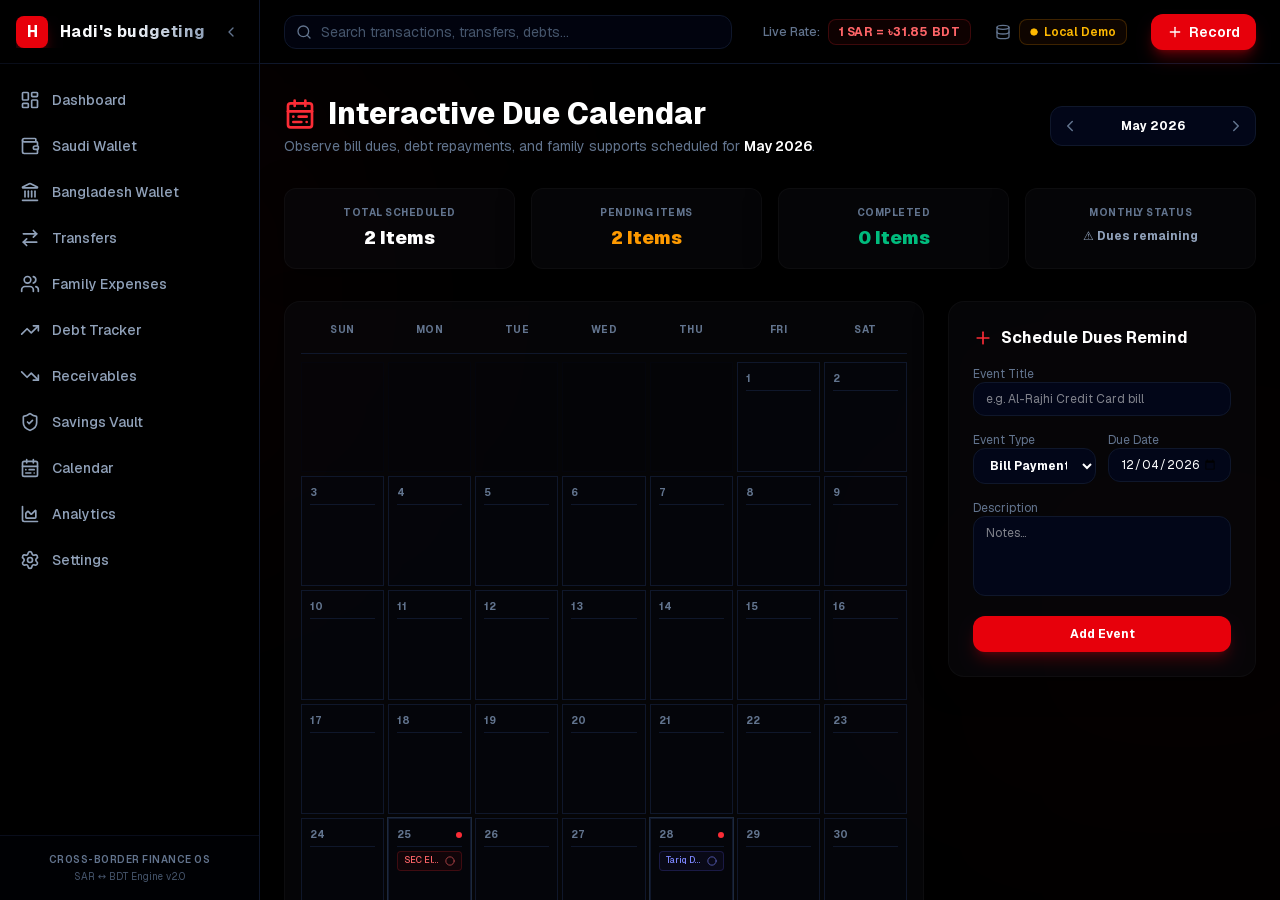
<file: calendar/index.html>
<!DOCTYPE html><html lang="en" class="geist_a71539c9-module__T19VSG__variable geist_mono_8d43a2aa-module__8Li5zG__variable h-full antialiased dark"><head><meta charSet="utf-8"/><meta name="viewport" content="width=device-width, initial-scale=1"/><link rel="preload" href="/_next/static/media/797e433ab948586e-s.p.09zddjkbdep5a.woff2" as="font" crossorigin="" type="font/woff2"/><link rel="preload" href="/_next/static/media/caa3a2e1cccd8315-s.p.09~u27dqhyhd6.woff2" as="font" crossorigin="" type="font/woff2"/><link rel="stylesheet" href="/_next/static/chunks/0rlf2y1ufq-sj.css" data-precedence="next"/><link rel="preload" as="script" fetchPriority="low" href="/_next/static/chunks/0b5i-yv-ub-pf.js"/><script src="/_next/static/chunks/0mxb0~0ghcuoy.js" async=""></script><script src="/_next/static/chunks/07lhk_q6pmm3r.js" async=""></script><script src="/_next/static/chunks/turbopack-0m.ix639ygwnv.js" async=""></script><script src="/_next/static/chunks/13_ql015-5f5x.js" async=""></script><script src="/_next/static/chunks/0n4z.7yu76je-.js" async=""></script><script src="/_next/static/chunks/0th4.hler8ajq.js" async=""></script><script src="/_next/static/chunks/0qp.bc42qihxy.js" async=""></script><script src="/_next/static/chunks/0odmj8p8721i6.js" async=""></script><meta name="next-size-adjust" content=""/><title>Hadi&#x27;s budgeting - Cross-Border Personal Finance OS</title><meta name="description" content="An ultra-premium expat cashflow tracker for Saudi Arabia and Bangladesh."/><link rel="icon" href="/favicon.ico?favicon.0x3dzn~oxb6tn.ico" sizes="256x256" type="image/x-icon"/><script src="/_next/static/chunks/03~yq9q893hmn.js" noModule=""></script></head><body class="h-full bg-black text-slate-100 flex flex-col font-sans relative overflow-x-hidden selection:bg-red-500/20 selection:text-red-200"><div hidden=""><!--$--><!--/$--></div><div class="absolute top-[10%] left-[-15%] w-[45%] h-[45%] rounded-full bg-red-600/5 blur-[150px] pointer-events-none"></div><div class="absolute bottom-[10%] right-[-15%] w-[45%] h-[45%] rounded-full bg-red-600/3 blur-[150px] pointer-events-none"></div><script src="/_next/static/chunks/0b5i-yv-ub-pf.js" id="_R_" async=""></script><script>(self.__next_f=self.__next_f||[]).push([0])</script><script>self.__next_f.push([1,"1:\"$Sreact.fragment\"\n2:I[69385,[\"/_next/static/chunks/13_ql015-5f5x.js\",\"/_next/static/chunks/0n4z.7yu76je-.js\",\"/_next/static/chunks/0th4.hler8ajq.js\",\"/_next/static/chunks/0qp.bc42qihxy.js\"],\"DualNestProvider\"]\n3:I[22140,[\"/_next/static/chunks/13_ql015-5f5x.js\",\"/_next/static/chunks/0n4z.7yu76je-.js\",\"/_next/static/chunks/0th4.hler8ajq.js\",\"/_next/static/chunks/0qp.bc42qihxy.js\"],\"Sidebar\"]\n4:I[2971,[\"/_next/static/chunks/13_ql015-5f5x.js\",\"/_next/static/chunks/0n4z.7yu76je-.js\",\"/_next/static/chunks/0th4.hler8ajq.js\",\"/_next/static/chunks/0qp.bc42qihxy.js\"],\"Header\"]\n5:I[39756,[\"/_next/static/chunks/13_ql015-5f5x.js\",\"/_next/static/chunks/0n4z.7yu76je-.js\",\"/_next/static/chunks/0th4.hler8ajq.js\",\"/_next/static/chunks/0qp.bc42qihxy.js\"],\"default\"]\n6:I[37457,[\"/_next/static/chunks/13_ql015-5f5x.js\",\"/_next/static/chunks/0n4z.7yu76je-.js\",\"/_next/static/chunks/0th4.hler8ajq.js\",\"/_next/static/chunks/0qp.bc42qihxy.js\"],\"default\"]\n7:I[47257,[\"/_next/static/chunks/13_ql015-5f5x.js\",\"/_next/static/chunks/0n4z.7yu76je-.js\",\"/_next/static/chunks/0th4.hler8ajq.js\",\"/_next/static/chunks/0qp.bc42qihxy.js\"],\"ClientPageRoot\"]\n8:I[3510,[\"/_next/static/chunks/13_ql015-5f5x.js\",\"/_next/static/chunks/0n4z.7yu76je-.js\",\"/_next/static/chunks/0th4.hler8ajq.js\",\"/_next/static/chunks/0qp.bc42qihxy.js\",\"/_next/static/chunks/0odmj8p8721i6.js\"],\"default\"]\nb:I[97367,[\"/_next/static/chunks/13_ql015-5f5x.js\",\"/_next/static/chunks/0n4z.7yu76je-.js\",\"/_next/static/chunks/0th4.hler8ajq.js\",\"/_next/static/chunks/0qp.bc42qihxy.js\"],\"OutletBoundary\"]\nc:\"$Sreact.suspense\"\nf:I[97367,[\"/_next/static/chunks/13_ql015-5f5x.js\",\"/_next/static/chunks/0n4z.7yu76je-.js\",\"/_next/static/chunks/0th4.hler8ajq.js\",\"/_next/static/chunks/0qp.bc42qihxy.js\"],\"ViewportBoundary\"]\n11:I[97367,[\"/_next/static/chunks/13_ql015-5f5x.js\",\"/_next/static/chunks/0n4z.7yu76je-.js\",\"/_next/static/chunks/0th4.hler8ajq.js\",\"/_next/static/chunks/0qp.bc42qihxy.js\"],\"MetadataBoundary\"]\n13:I[68027,[\"/_next/static/chunks/13_ql015-5f5x.js\",\"/_next/static/chunks/0n4z.7yu76je-.js\",\"/_next/static/chunks/0th4.hler8ajq.js\",\"/_next/static/chunks/0qp.bc42qihxy.js\"],\"default\",1]\n:HL[\"/_next/static/chunks/0rlf2y1ufq-sj.css\",\"style\"]\n:HL[\"/_next/static/media/797e433ab948586e-s.p.09zddjkbdep5a.woff2\",\"font\",{\"crossOrigin\":\"\",\"type\":\"font/woff2\"}]\n:HL[\"/_next/static/media/caa3a2e1cccd8315-s.p.09~u27dqhyhd6.woff2\",\"font\",{\"crossOrigin\":\"\",\"type\":\"font/woff2\"}]\n"])</script><script>self.__next_f.push([1,"0:{\"P\":null,\"c\":[\"\",\"calendar\",\"\"],\"q\":\"\",\"i\":false,\"f\":[[[\"\",{\"children\":[\"calendar\",{\"children\":[\"__PAGE__\",{}]}]},\"$undefined\",\"$undefined\",16],[[\"$\",\"$1\",\"c\",{\"children\":[[[\"$\",\"link\",\"0\",{\"rel\":\"stylesheet\",\"href\":\"/_next/static/chunks/0rlf2y1ufq-sj.css\",\"precedence\":\"next\",\"crossOrigin\":\"$undefined\",\"nonce\":\"$undefined\"}],[\"$\",\"script\",\"script-0\",{\"src\":\"/_next/static/chunks/13_ql015-5f5x.js\",\"async\":true,\"nonce\":\"$undefined\"}],[\"$\",\"script\",\"script-1\",{\"src\":\"/_next/static/chunks/0n4z.7yu76je-.js\",\"async\":true,\"nonce\":\"$undefined\"}],[\"$\",\"script\",\"script-2\",{\"src\":\"/_next/static/chunks/0th4.hler8ajq.js\",\"async\":true,\"nonce\":\"$undefined\"}],[\"$\",\"script\",\"script-3\",{\"src\":\"/_next/static/chunks/0qp.bc42qihxy.js\",\"async\":true,\"nonce\":\"$undefined\"}]],[\"$\",\"html\",null,{\"lang\":\"en\",\"className\":\"geist_a71539c9-module__T19VSG__variable geist_mono_8d43a2aa-module__8Li5zG__variable h-full antialiased dark\",\"children\":[\"$\",\"body\",null,{\"className\":\"h-full bg-black text-slate-100 flex flex-col font-sans relative overflow-x-hidden selection:bg-red-500/20 selection:text-red-200\",\"children\":[[\"$\",\"div\",null,{\"className\":\"absolute top-[10%] left-[-15%] w-[45%] h-[45%] rounded-full bg-red-600/5 blur-[150px] pointer-events-none\"}],[\"$\",\"div\",null,{\"className\":\"absolute bottom-[10%] right-[-15%] w-[45%] h-[45%] rounded-full bg-red-600/3 blur-[150px] pointer-events-none\"}],[\"$\",\"$L2\",null,{\"children\":[\"$\",\"div\",null,{\"className\":\"flex h-screen overflow-hidden w-full\",\"children\":[[\"$\",\"$L3\",null,{}],[\"$\",\"div\",null,{\"className\":\"flex flex-col flex-1 overflow-hidden\",\"children\":[[\"$\",\"$L4\",null,{}],[\"$\",\"main\",null,{\"className\":\"flex-1 overflow-y-auto px-6 py-8 relative\",\"children\":[\"$\",\"$L5\",null,{\"parallelRouterKey\":\"children\",\"error\":\"$undefined\",\"errorStyles\":\"$undefined\",\"errorScripts\":\"$undefined\",\"template\":[\"$\",\"$L6\",null,{}],\"templateStyles\":\"$undefined\",\"templateScripts\":\"$undefined\",\"notFound\":[[[\"$\",\"title\",null,{\"children\":\"404: This page could not be found.\"}],[\"$\",\"div\",null,{\"style\":{\"fontFamily\":\"system-ui,\\\"Segoe UI\\\",Roboto,Helvetica,Arial,sans-serif,\\\"Apple Color Emoji\\\",\\\"Segoe UI Emoji\\\"\",\"height\":\"100vh\",\"textAlign\":\"center\",\"display\":\"flex\",\"flexDirection\":\"column\",\"alignItems\":\"center\",\"justifyContent\":\"center\"},\"children\":[\"$\",\"div\",null,{\"children\":[[\"$\",\"style\",null,{\"dangerouslySetInnerHTML\":{\"__html\":\"body{color:#000;background:#fff;margin:0}.next-error-h1{border-right:1px solid rgba(0,0,0,.3)}@media (prefers-color-scheme:dark){body{color:#fff;background:#000}.next-error-h1{border-right:1px solid rgba(255,255,255,.3)}}\"}}],[\"$\",\"h1\",null,{\"className\":\"next-error-h1\",\"style\":{\"display\":\"inline-block\",\"margin\":\"0 20px 0 0\",\"padding\":\"0 23px 0 0\",\"fontSize\":24,\"fontWeight\":500,\"verticalAlign\":\"top\",\"lineHeight\":\"49px\"},\"children\":404}],[\"$\",\"div\",null,{\"style\":{\"display\":\"inline-block\"},\"children\":[\"$\",\"h2\",null,{\"style\":{\"fontSize\":14,\"fontWeight\":400,\"lineHeight\":\"49px\",\"margin\":0},\"children\":\"This page could not be found.\"}]}]]}]}]],[]],\"forbidden\":\"$undefined\",\"unauthorized\":\"$undefined\"}]}]]}]]}]}]]}]}]]}],{\"children\":[[\"$\",\"$1\",\"c\",{\"children\":[null,[\"$\",\"$L5\",null,{\"parallelRouterKey\":\"children\",\"error\":\"$undefined\",\"errorStyles\":\"$undefined\",\"errorScripts\":\"$undefined\",\"template\":[\"$\",\"$L6\",null,{}],\"templateStyles\":\"$undefined\",\"templateScripts\":\"$undefined\",\"notFound\":\"$undefined\",\"forbidden\":\"$undefined\",\"unauthorized\":\"$undefined\"}]]}],{\"children\":[[\"$\",\"$1\",\"c\",{\"children\":[[\"$\",\"$L7\",null,{\"Component\":\"$8\",\"serverProvidedParams\":{\"searchParams\":{},\"params\":{},\"promises\":[\"$@9\",\"$@a\"]}}],[[\"$\",\"script\",\"script-0\",{\"src\":\"/_next/static/chunks/0odmj8p8721i6.js\",\"async\":true,\"nonce\":\"$undefined\"}]],[\"$\",\"$Lb\",null,{\"children\":[\"$\",\"$c\",null,{\"name\":\"Next.MetadataOutlet\",\"children\":\"$@d\"}]}]]}],{},null,false,null]},null,false,\"$@e\"]},null,false,null],[\"$\",\"$1\",\"h\",{\"children\":[null,[\"$\",\"$Lf\",null,{\"children\":\"$L10\"}],[\"$\",\"div\",null,{\"hidden\":true,\"children\":[\"$\",\"$L11\",null,{\"children\":[\"$\",\"$c\",null,{\"name\":\"Next.Metadata\",\"children\":\"$L12\"}]}]}],[\"$\",\"meta\",null,{\"name\":\"next-size-adjust\",\"content\":\"\"}]]}],false]],\"m\":\"$undefined\",\"G\":[\"$13\",[[\"$\",\"link\",\"0\",{\"rel\":\"stylesheet\",\"href\":\"/_next/static/chunks/0rlf2y1ufq-sj.css\",\"precedence\":\"next\",\"crossOrigin\":\"$undefined\",\"nonce\":\"$undefined\"}]]],\"S\":true,\"h\":null,\"s\":\"$undefined\",\"l\":\"$undefined\",\"p\":\"$undefined\",\"d\":\"$undefined\",\"b\":\"4zT93mLuRUshVkmMHYWmA\"}\n"])</script><script>self.__next_f.push([1,"14:[]\ne:\"$W14\"\n9:{}\na:\"$0:f:0:1:1:children:1:children:0:props:children:0:props:serverProvidedParams:params\"\n"])</script><script>self.__next_f.push([1,"10:[[\"$\",\"meta\",\"0\",{\"charSet\":\"utf-8\"}],[\"$\",\"meta\",\"1\",{\"name\":\"viewport\",\"content\":\"width=device-width, initial-scale=1\"}]]\n"])</script><script>self.__next_f.push([1,"15:I[27201,[\"/_next/static/chunks/13_ql015-5f5x.js\",\"/_next/static/chunks/0n4z.7yu76je-.js\",\"/_next/static/chunks/0th4.hler8ajq.js\",\"/_next/static/chunks/0qp.bc42qihxy.js\"],\"IconMark\"]\nd:null\n12:[[\"$\",\"title\",\"0\",{\"children\":\"Hadi's budgeting - Cross-Border Personal Finance OS\"}],[\"$\",\"meta\",\"1\",{\"name\":\"description\",\"content\":\"An ultra-premium expat cashflow tracker for Saudi Arabia and Bangladesh.\"}],[\"$\",\"link\",\"2\",{\"rel\":\"icon\",\"href\":\"/favicon.ico?favicon.0x3dzn~oxb6tn.ico\",\"sizes\":\"256x256\",\"type\":\"image/x-icon\"}],[\"$\",\"$L15\",\"3\",{}]]\n"])</script></body></html>
</file>
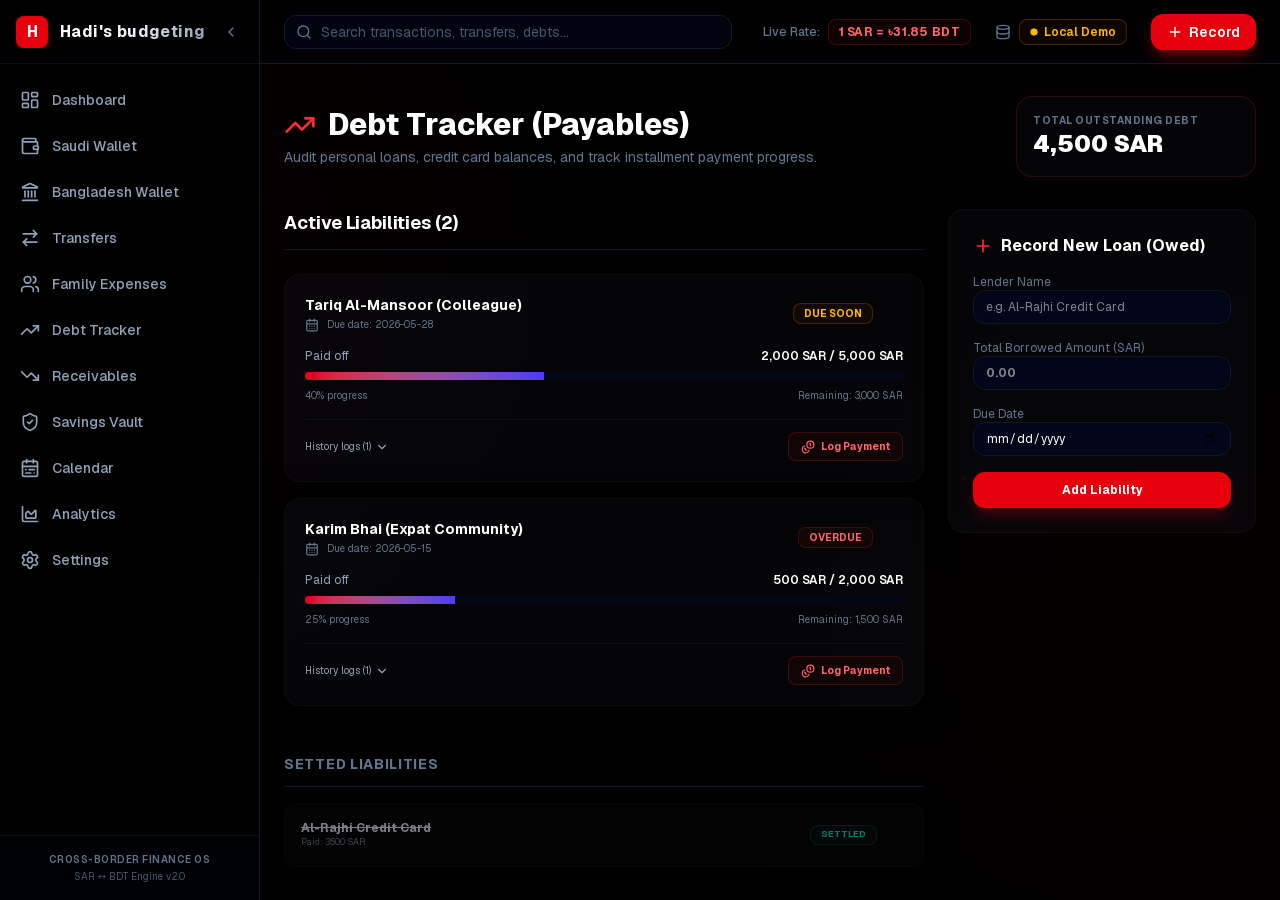
<file: debt-tracker/index.html>
<!DOCTYPE html><html lang="en" class="geist_a71539c9-module__T19VSG__variable geist_mono_8d43a2aa-module__8Li5zG__variable h-full antialiased dark"><head><meta charSet="utf-8"/><meta name="viewport" content="width=device-width, initial-scale=1"/><link rel="preload" href="/_next/static/media/797e433ab948586e-s.p.09zddjkbdep5a.woff2" as="font" crossorigin="" type="font/woff2"/><link rel="preload" href="/_next/static/media/caa3a2e1cccd8315-s.p.09~u27dqhyhd6.woff2" as="font" crossorigin="" type="font/woff2"/><link rel="stylesheet" href="/_next/static/chunks/0rlf2y1ufq-sj.css" data-precedence="next"/><link rel="preload" as="script" fetchPriority="low" href="/_next/static/chunks/0b5i-yv-ub-pf.js"/><script src="/_next/static/chunks/0mxb0~0ghcuoy.js" async=""></script><script src="/_next/static/chunks/07lhk_q6pmm3r.js" async=""></script><script src="/_next/static/chunks/turbopack-0m.ix639ygwnv.js" async=""></script><script src="/_next/static/chunks/13_ql015-5f5x.js" async=""></script><script src="/_next/static/chunks/0n4z.7yu76je-.js" async=""></script><script src="/_next/static/chunks/0th4.hler8ajq.js" async=""></script><script src="/_next/static/chunks/0qp.bc42qihxy.js" async=""></script><script src="/_next/static/chunks/061tmhz2am6lz.js" async=""></script><meta name="next-size-adjust" content=""/><title>Hadi&#x27;s budgeting - Cross-Border Personal Finance OS</title><meta name="description" content="An ultra-premium expat cashflow tracker for Saudi Arabia and Bangladesh."/><link rel="icon" href="/favicon.ico?favicon.0x3dzn~oxb6tn.ico" sizes="256x256" type="image/x-icon"/><script src="/_next/static/chunks/03~yq9q893hmn.js" noModule=""></script></head><body class="h-full bg-black text-slate-100 flex flex-col font-sans relative overflow-x-hidden selection:bg-red-500/20 selection:text-red-200"><div hidden=""><!--$--><!--/$--></div><div class="absolute top-[10%] left-[-15%] w-[45%] h-[45%] rounded-full bg-red-600/5 blur-[150px] pointer-events-none"></div><div class="absolute bottom-[10%] right-[-15%] w-[45%] h-[45%] rounded-full bg-red-600/3 blur-[150px] pointer-events-none"></div><script src="/_next/static/chunks/0b5i-yv-ub-pf.js" id="_R_" async=""></script><script>(self.__next_f=self.__next_f||[]).push([0])</script><script>self.__next_f.push([1,"1:\"$Sreact.fragment\"\n2:I[69385,[\"/_next/static/chunks/13_ql015-5f5x.js\",\"/_next/static/chunks/0n4z.7yu76je-.js\",\"/_next/static/chunks/0th4.hler8ajq.js\",\"/_next/static/chunks/0qp.bc42qihxy.js\"],\"DualNestProvider\"]\n3:I[22140,[\"/_next/static/chunks/13_ql015-5f5x.js\",\"/_next/static/chunks/0n4z.7yu76je-.js\",\"/_next/static/chunks/0th4.hler8ajq.js\",\"/_next/static/chunks/0qp.bc42qihxy.js\"],\"Sidebar\"]\n4:I[2971,[\"/_next/static/chunks/13_ql015-5f5x.js\",\"/_next/static/chunks/0n4z.7yu76je-.js\",\"/_next/static/chunks/0th4.hler8ajq.js\",\"/_next/static/chunks/0qp.bc42qihxy.js\"],\"Header\"]\n5:I[39756,[\"/_next/static/chunks/13_ql015-5f5x.js\",\"/_next/static/chunks/0n4z.7yu76je-.js\",\"/_next/static/chunks/0th4.hler8ajq.js\",\"/_next/static/chunks/0qp.bc42qihxy.js\"],\"default\"]\n6:I[37457,[\"/_next/static/chunks/13_ql015-5f5x.js\",\"/_next/static/chunks/0n4z.7yu76je-.js\",\"/_next/static/chunks/0th4.hler8ajq.js\",\"/_next/static/chunks/0qp.bc42qihxy.js\"],\"default\"]\n7:I[47257,[\"/_next/static/chunks/13_ql015-5f5x.js\",\"/_next/static/chunks/0n4z.7yu76je-.js\",\"/_next/static/chunks/0th4.hler8ajq.js\",\"/_next/static/chunks/0qp.bc42qihxy.js\"],\"ClientPageRoot\"]\n8:I[50917,[\"/_next/static/chunks/13_ql015-5f5x.js\",\"/_next/static/chunks/0n4z.7yu76je-.js\",\"/_next/static/chunks/0th4.hler8ajq.js\",\"/_next/static/chunks/0qp.bc42qihxy.js\",\"/_next/static/chunks/061tmhz2am6lz.js\"],\"default\"]\nb:I[97367,[\"/_next/static/chunks/13_ql015-5f5x.js\",\"/_next/static/chunks/0n4z.7yu76je-.js\",\"/_next/static/chunks/0th4.hler8ajq.js\",\"/_next/static/chunks/0qp.bc42qihxy.js\"],\"OutletBoundary\"]\nc:\"$Sreact.suspense\"\nf:I[97367,[\"/_next/static/chunks/13_ql015-5f5x.js\",\"/_next/static/chunks/0n4z.7yu76je-.js\",\"/_next/static/chunks/0th4.hler8ajq.js\",\"/_next/static/chunks/0qp.bc42qihxy.js\"],\"ViewportBoundary\"]\n11:I[97367,[\"/_next/static/chunks/13_ql015-5f5x.js\",\"/_next/static/chunks/0n4z.7yu76je-.js\",\"/_next/static/chunks/0th4.hler8ajq.js\",\"/_next/static/chunks/0qp.bc42qihxy.js\"],\"MetadataBoundary\"]\n13:I[68027,[\"/_next/static/chunks/13_ql015-5f5x.js\",\"/_next/static/chunks/0n4z.7yu76je-.js\",\"/_next/static/chunks/0th4.hler8ajq.js\",\"/_next/static/chunks/0qp.bc42qihxy.js\"],\"default\",1]\n:HL[\"/_next/static/chunks/0rlf2y1ufq-sj.css\",\"style\"]\n:HL[\"/_next/static/media/797e433ab948586e-s.p.09zddjkbdep5a.woff2\",\"font\",{\"crossOrigin\":\"\",\"type\":\"font/woff2\"}]\n:HL[\"/_next/static/media/caa3a2e1cccd8315-s.p.09~u27dqhyhd6.woff2\",\"font\",{\"crossOrigin\":\"\",\"type\":\"font/woff2\"}]\n"])</script><script>self.__next_f.push([1,"0:{\"P\":null,\"c\":[\"\",\"debt-tracker\",\"\"],\"q\":\"\",\"i\":false,\"f\":[[[\"\",{\"children\":[\"debt-tracker\",{\"children\":[\"__PAGE__\",{}]}]},\"$undefined\",\"$undefined\",16],[[\"$\",\"$1\",\"c\",{\"children\":[[[\"$\",\"link\",\"0\",{\"rel\":\"stylesheet\",\"href\":\"/_next/static/chunks/0rlf2y1ufq-sj.css\",\"precedence\":\"next\",\"crossOrigin\":\"$undefined\",\"nonce\":\"$undefined\"}],[\"$\",\"script\",\"script-0\",{\"src\":\"/_next/static/chunks/13_ql015-5f5x.js\",\"async\":true,\"nonce\":\"$undefined\"}],[\"$\",\"script\",\"script-1\",{\"src\":\"/_next/static/chunks/0n4z.7yu76je-.js\",\"async\":true,\"nonce\":\"$undefined\"}],[\"$\",\"script\",\"script-2\",{\"src\":\"/_next/static/chunks/0th4.hler8ajq.js\",\"async\":true,\"nonce\":\"$undefined\"}],[\"$\",\"script\",\"script-3\",{\"src\":\"/_next/static/chunks/0qp.bc42qihxy.js\",\"async\":true,\"nonce\":\"$undefined\"}]],[\"$\",\"html\",null,{\"lang\":\"en\",\"className\":\"geist_a71539c9-module__T19VSG__variable geist_mono_8d43a2aa-module__8Li5zG__variable h-full antialiased dark\",\"children\":[\"$\",\"body\",null,{\"className\":\"h-full bg-black text-slate-100 flex flex-col font-sans relative overflow-x-hidden selection:bg-red-500/20 selection:text-red-200\",\"children\":[[\"$\",\"div\",null,{\"className\":\"absolute top-[10%] left-[-15%] w-[45%] h-[45%] rounded-full bg-red-600/5 blur-[150px] pointer-events-none\"}],[\"$\",\"div\",null,{\"className\":\"absolute bottom-[10%] right-[-15%] w-[45%] h-[45%] rounded-full bg-red-600/3 blur-[150px] pointer-events-none\"}],[\"$\",\"$L2\",null,{\"children\":[\"$\",\"div\",null,{\"className\":\"flex h-screen overflow-hidden w-full\",\"children\":[[\"$\",\"$L3\",null,{}],[\"$\",\"div\",null,{\"className\":\"flex flex-col flex-1 overflow-hidden\",\"children\":[[\"$\",\"$L4\",null,{}],[\"$\",\"main\",null,{\"className\":\"flex-1 overflow-y-auto px-6 py-8 relative\",\"children\":[\"$\",\"$L5\",null,{\"parallelRouterKey\":\"children\",\"error\":\"$undefined\",\"errorStyles\":\"$undefined\",\"errorScripts\":\"$undefined\",\"template\":[\"$\",\"$L6\",null,{}],\"templateStyles\":\"$undefined\",\"templateScripts\":\"$undefined\",\"notFound\":[[[\"$\",\"title\",null,{\"children\":\"404: This page could not be found.\"}],[\"$\",\"div\",null,{\"style\":{\"fontFamily\":\"system-ui,\\\"Segoe UI\\\",Roboto,Helvetica,Arial,sans-serif,\\\"Apple Color Emoji\\\",\\\"Segoe UI Emoji\\\"\",\"height\":\"100vh\",\"textAlign\":\"center\",\"display\":\"flex\",\"flexDirection\":\"column\",\"alignItems\":\"center\",\"justifyContent\":\"center\"},\"children\":[\"$\",\"div\",null,{\"children\":[[\"$\",\"style\",null,{\"dangerouslySetInnerHTML\":{\"__html\":\"body{color:#000;background:#fff;margin:0}.next-error-h1{border-right:1px solid rgba(0,0,0,.3)}@media (prefers-color-scheme:dark){body{color:#fff;background:#000}.next-error-h1{border-right:1px solid rgba(255,255,255,.3)}}\"}}],[\"$\",\"h1\",null,{\"className\":\"next-error-h1\",\"style\":{\"display\":\"inline-block\",\"margin\":\"0 20px 0 0\",\"padding\":\"0 23px 0 0\",\"fontSize\":24,\"fontWeight\":500,\"verticalAlign\":\"top\",\"lineHeight\":\"49px\"},\"children\":404}],[\"$\",\"div\",null,{\"style\":{\"display\":\"inline-block\"},\"children\":[\"$\",\"h2\",null,{\"style\":{\"fontSize\":14,\"fontWeight\":400,\"lineHeight\":\"49px\",\"margin\":0},\"children\":\"This page could not be found.\"}]}]]}]}]],[]],\"forbidden\":\"$undefined\",\"unauthorized\":\"$undefined\"}]}]]}]]}]}]]}]}]]}],{\"children\":[[\"$\",\"$1\",\"c\",{\"children\":[null,[\"$\",\"$L5\",null,{\"parallelRouterKey\":\"children\",\"error\":\"$undefined\",\"errorStyles\":\"$undefined\",\"errorScripts\":\"$undefined\",\"template\":[\"$\",\"$L6\",null,{}],\"templateStyles\":\"$undefined\",\"templateScripts\":\"$undefined\",\"notFound\":\"$undefined\",\"forbidden\":\"$undefined\",\"unauthorized\":\"$undefined\"}]]}],{\"children\":[[\"$\",\"$1\",\"c\",{\"children\":[[\"$\",\"$L7\",null,{\"Component\":\"$8\",\"serverProvidedParams\":{\"searchParams\":{},\"params\":{},\"promises\":[\"$@9\",\"$@a\"]}}],[[\"$\",\"script\",\"script-0\",{\"src\":\"/_next/static/chunks/061tmhz2am6lz.js\",\"async\":true,\"nonce\":\"$undefined\"}]],[\"$\",\"$Lb\",null,{\"children\":[\"$\",\"$c\",null,{\"name\":\"Next.MetadataOutlet\",\"children\":\"$@d\"}]}]]}],{},null,false,null]},null,false,\"$@e\"]},null,false,null],[\"$\",\"$1\",\"h\",{\"children\":[null,[\"$\",\"$Lf\",null,{\"children\":\"$L10\"}],[\"$\",\"div\",null,{\"hidden\":true,\"children\":[\"$\",\"$L11\",null,{\"children\":[\"$\",\"$c\",null,{\"name\":\"Next.Metadata\",\"children\":\"$L12\"}]}]}],[\"$\",\"meta\",null,{\"name\":\"next-size-adjust\",\"content\":\"\"}]]}],false]],\"m\":\"$undefined\",\"G\":[\"$13\",[[\"$\",\"link\",\"0\",{\"rel\":\"stylesheet\",\"href\":\"/_next/static/chunks/0rlf2y1ufq-sj.css\",\"precedence\":\"next\",\"crossOrigin\":\"$undefined\",\"nonce\":\"$undefined\"}]]],\"S\":true,\"h\":null,\"s\":\"$undefined\",\"l\":\"$undefined\",\"p\":\"$undefined\",\"d\":\"$undefined\",\"b\":\"4zT93mLuRUshVkmMHYWmA\"}\n"])</script><script>self.__next_f.push([1,"14:[]\ne:\"$W14\"\n9:{}\na:\"$0:f:0:1:1:children:1:children:0:props:children:0:props:serverProvidedParams:params\"\n"])</script><script>self.__next_f.push([1,"10:[[\"$\",\"meta\",\"0\",{\"charSet\":\"utf-8\"}],[\"$\",\"meta\",\"1\",{\"name\":\"viewport\",\"content\":\"width=device-width, initial-scale=1\"}]]\n"])</script><script>self.__next_f.push([1,"15:I[27201,[\"/_next/static/chunks/13_ql015-5f5x.js\",\"/_next/static/chunks/0n4z.7yu76je-.js\",\"/_next/static/chunks/0th4.hler8ajq.js\",\"/_next/static/chunks/0qp.bc42qihxy.js\"],\"IconMark\"]\nd:null\n12:[[\"$\",\"title\",\"0\",{\"children\":\"Hadi's budgeting - Cross-Border Personal Finance OS\"}],[\"$\",\"meta\",\"1\",{\"name\":\"description\",\"content\":\"An ultra-premium expat cashflow tracker for Saudi Arabia and Bangladesh.\"}],[\"$\",\"link\",\"2\",{\"rel\":\"icon\",\"href\":\"/favicon.ico?favicon.0x3dzn~oxb6tn.ico\",\"sizes\":\"256x256\",\"type\":\"image/x-icon\"}],[\"$\",\"$L15\",\"3\",{}]]\n"])</script></body></html>
</file>
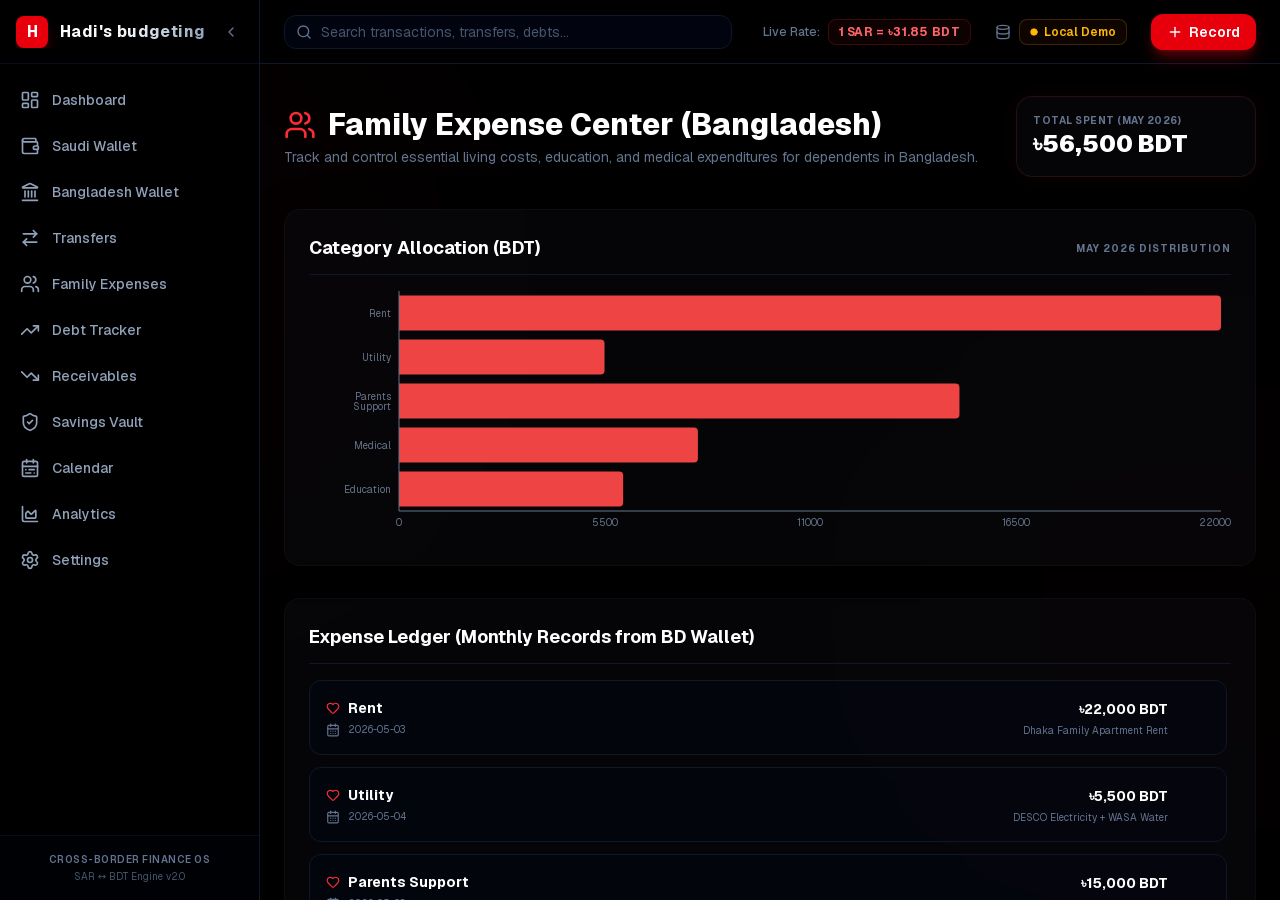
<file: family-expenses/index.html>
<!DOCTYPE html><html lang="en" class="geist_a71539c9-module__T19VSG__variable geist_mono_8d43a2aa-module__8Li5zG__variable h-full antialiased dark"><head><meta charSet="utf-8"/><meta name="viewport" content="width=device-width, initial-scale=1"/><link rel="preload" href="/_next/static/media/797e433ab948586e-s.p.09zddjkbdep5a.woff2" as="font" crossorigin="" type="font/woff2"/><link rel="preload" href="/_next/static/media/caa3a2e1cccd8315-s.p.09~u27dqhyhd6.woff2" as="font" crossorigin="" type="font/woff2"/><link rel="stylesheet" href="/_next/static/chunks/0rlf2y1ufq-sj.css" data-precedence="next"/><link rel="preload" as="script" fetchPriority="low" href="/_next/static/chunks/0b5i-yv-ub-pf.js"/><script src="/_next/static/chunks/0mxb0~0ghcuoy.js" async=""></script><script src="/_next/static/chunks/07lhk_q6pmm3r.js" async=""></script><script src="/_next/static/chunks/turbopack-0m.ix639ygwnv.js" async=""></script><script src="/_next/static/chunks/13_ql015-5f5x.js" async=""></script><script src="/_next/static/chunks/0n4z.7yu76je-.js" async=""></script><script src="/_next/static/chunks/0th4.hler8ajq.js" async=""></script><script src="/_next/static/chunks/0qp.bc42qihxy.js" async=""></script><script src="/_next/static/chunks/0gzm12f63-oa4.js" async=""></script><script src="/_next/static/chunks/0f_u531n7e-ey.js" async=""></script><script src="/_next/static/chunks/0qvhj9k8ykq~c.js" async=""></script><meta name="next-size-adjust" content=""/><title>Hadi&#x27;s budgeting - Cross-Border Personal Finance OS</title><meta name="description" content="An ultra-premium expat cashflow tracker for Saudi Arabia and Bangladesh."/><link rel="icon" href="/favicon.ico?favicon.0x3dzn~oxb6tn.ico" sizes="256x256" type="image/x-icon"/><script src="/_next/static/chunks/03~yq9q893hmn.js" noModule=""></script></head><body class="h-full bg-black text-slate-100 flex flex-col font-sans relative overflow-x-hidden selection:bg-red-500/20 selection:text-red-200"><div hidden=""><!--$--><!--/$--></div><div class="absolute top-[10%] left-[-15%] w-[45%] h-[45%] rounded-full bg-red-600/5 blur-[150px] pointer-events-none"></div><div class="absolute bottom-[10%] right-[-15%] w-[45%] h-[45%] rounded-full bg-red-600/3 blur-[150px] pointer-events-none"></div><script src="/_next/static/chunks/0b5i-yv-ub-pf.js" id="_R_" async=""></script><script>(self.__next_f=self.__next_f||[]).push([0])</script><script>self.__next_f.push([1,"1:\"$Sreact.fragment\"\n2:I[69385,[\"/_next/static/chunks/13_ql015-5f5x.js\",\"/_next/static/chunks/0n4z.7yu76je-.js\",\"/_next/static/chunks/0th4.hler8ajq.js\",\"/_next/static/chunks/0qp.bc42qihxy.js\"],\"DualNestProvider\"]\n3:I[22140,[\"/_next/static/chunks/13_ql015-5f5x.js\",\"/_next/static/chunks/0n4z.7yu76je-.js\",\"/_next/static/chunks/0th4.hler8ajq.js\",\"/_next/static/chunks/0qp.bc42qihxy.js\"],\"Sidebar\"]\n4:I[2971,[\"/_next/static/chunks/13_ql015-5f5x.js\",\"/_next/static/chunks/0n4z.7yu76je-.js\",\"/_next/static/chunks/0th4.hler8ajq.js\",\"/_next/static/chunks/0qp.bc42qihxy.js\"],\"Header\"]\n5:I[39756,[\"/_next/static/chunks/13_ql015-5f5x.js\",\"/_next/static/chunks/0n4z.7yu76je-.js\",\"/_next/static/chunks/0th4.hler8ajq.js\",\"/_next/static/chunks/0qp.bc42qihxy.js\"],\"default\"]\n6:I[37457,[\"/_next/static/chunks/13_ql015-5f5x.js\",\"/_next/static/chunks/0n4z.7yu76je-.js\",\"/_next/static/chunks/0th4.hler8ajq.js\",\"/_next/static/chunks/0qp.bc42qihxy.js\"],\"default\"]\n7:I[47257,[\"/_next/static/chunks/13_ql015-5f5x.js\",\"/_next/static/chunks/0n4z.7yu76je-.js\",\"/_next/static/chunks/0th4.hler8ajq.js\",\"/_next/static/chunks/0qp.bc42qihxy.js\"],\"ClientPageRoot\"]\n8:I[82895,[\"/_next/static/chunks/13_ql015-5f5x.js\",\"/_next/static/chunks/0n4z.7yu76je-.js\",\"/_next/static/chunks/0th4.hler8ajq.js\",\"/_next/static/chunks/0qp.bc42qihxy.js\",\"/_next/static/chunks/0gzm12f63-oa4.js\",\"/_next/static/chunks/0f_u531n7e-ey.js\",\"/_next/static/chunks/0qvhj9k8ykq~c.js\"],\"default\"]\nb:I[97367,[\"/_next/static/chunks/13_ql015-5f5x.js\",\"/_next/static/chunks/0n4z.7yu76je-.js\",\"/_next/static/chunks/0th4.hler8ajq.js\",\"/_next/static/chunks/0qp.bc42qihxy.js\"],\"OutletBoundary\"]\nc:\"$Sreact.suspense\"\nf:I[97367,[\"/_next/static/chunks/13_ql015-5f5x.js\",\"/_next/static/chunks/0n4z.7yu76je-.js\",\"/_next/static/chunks/0th4.hler8ajq.js\",\"/_next/static/chunks/0qp.bc42qihxy.js\"],\"ViewportBoundary\"]\n11:I[97367,[\"/_next/static/chunks/13_ql015-5f5x.js\",\"/_next/static/chunks/0n4z.7yu76je-.js\",\"/_next/static/chunks/0th4.hler8ajq.js\",\"/_next/static/chunks/0qp.bc42qihxy.js\"],\"MetadataBoundary\"]\n13:I[68027,[\"/_next/static/chunks/13_ql015-5f5x.js\",\"/_next/static/chunks/0n4z.7yu76je-.js\",\"/_next/static/chunks/0th4.hler8ajq.js\",\"/_next/static/chunks/0qp.bc42qihxy.js\"],\"default\",1]\n:HL[\"/_next/static/chunks/0rlf2y1ufq-sj.css\",\"style\"]\n:HL[\"/_next/static/media/797e433ab948586e-s.p.09zddjkbdep5a.woff2\",\"font\",{\"crossOrigin\":\"\",\"type\":\"font/woff2\"}]\n:HL[\"/_next/static/media/caa3a2e1cccd8315-s.p.09~u27dqhyhd6.woff2\",\"font\",{\"crossOrigin\":\"\",\"type\":\"font/woff2\"}]\n"])</script><script>self.__next_f.push([1,"0:{\"P\":null,\"c\":[\"\",\"family-expenses\",\"\"],\"q\":\"\",\"i\":false,\"f\":[[[\"\",{\"children\":[\"family-expenses\",{\"children\":[\"__PAGE__\",{}]}]},\"$undefined\",\"$undefined\",16],[[\"$\",\"$1\",\"c\",{\"children\":[[[\"$\",\"link\",\"0\",{\"rel\":\"stylesheet\",\"href\":\"/_next/static/chunks/0rlf2y1ufq-sj.css\",\"precedence\":\"next\",\"crossOrigin\":\"$undefined\",\"nonce\":\"$undefined\"}],[\"$\",\"script\",\"script-0\",{\"src\":\"/_next/static/chunks/13_ql015-5f5x.js\",\"async\":true,\"nonce\":\"$undefined\"}],[\"$\",\"script\",\"script-1\",{\"src\":\"/_next/static/chunks/0n4z.7yu76je-.js\",\"async\":true,\"nonce\":\"$undefined\"}],[\"$\",\"script\",\"script-2\",{\"src\":\"/_next/static/chunks/0th4.hler8ajq.js\",\"async\":true,\"nonce\":\"$undefined\"}],[\"$\",\"script\",\"script-3\",{\"src\":\"/_next/static/chunks/0qp.bc42qihxy.js\",\"async\":true,\"nonce\":\"$undefined\"}]],[\"$\",\"html\",null,{\"lang\":\"en\",\"className\":\"geist_a71539c9-module__T19VSG__variable geist_mono_8d43a2aa-module__8Li5zG__variable h-full antialiased dark\",\"children\":[\"$\",\"body\",null,{\"className\":\"h-full bg-black text-slate-100 flex flex-col font-sans relative overflow-x-hidden selection:bg-red-500/20 selection:text-red-200\",\"children\":[[\"$\",\"div\",null,{\"className\":\"absolute top-[10%] left-[-15%] w-[45%] h-[45%] rounded-full bg-red-600/5 blur-[150px] pointer-events-none\"}],[\"$\",\"div\",null,{\"className\":\"absolute bottom-[10%] right-[-15%] w-[45%] h-[45%] rounded-full bg-red-600/3 blur-[150px] pointer-events-none\"}],[\"$\",\"$L2\",null,{\"children\":[\"$\",\"div\",null,{\"className\":\"flex h-screen overflow-hidden w-full\",\"children\":[[\"$\",\"$L3\",null,{}],[\"$\",\"div\",null,{\"className\":\"flex flex-col flex-1 overflow-hidden\",\"children\":[[\"$\",\"$L4\",null,{}],[\"$\",\"main\",null,{\"className\":\"flex-1 overflow-y-auto px-6 py-8 relative\",\"children\":[\"$\",\"$L5\",null,{\"parallelRouterKey\":\"children\",\"error\":\"$undefined\",\"errorStyles\":\"$undefined\",\"errorScripts\":\"$undefined\",\"template\":[\"$\",\"$L6\",null,{}],\"templateStyles\":\"$undefined\",\"templateScripts\":\"$undefined\",\"notFound\":[[[\"$\",\"title\",null,{\"children\":\"404: This page could not be found.\"}],[\"$\",\"div\",null,{\"style\":{\"fontFamily\":\"system-ui,\\\"Segoe UI\\\",Roboto,Helvetica,Arial,sans-serif,\\\"Apple Color Emoji\\\",\\\"Segoe UI Emoji\\\"\",\"height\":\"100vh\",\"textAlign\":\"center\",\"display\":\"flex\",\"flexDirection\":\"column\",\"alignItems\":\"center\",\"justifyContent\":\"center\"},\"children\":[\"$\",\"div\",null,{\"children\":[[\"$\",\"style\",null,{\"dangerouslySetInnerHTML\":{\"__html\":\"body{color:#000;background:#fff;margin:0}.next-error-h1{border-right:1px solid rgba(0,0,0,.3)}@media (prefers-color-scheme:dark){body{color:#fff;background:#000}.next-error-h1{border-right:1px solid rgba(255,255,255,.3)}}\"}}],[\"$\",\"h1\",null,{\"className\":\"next-error-h1\",\"style\":{\"display\":\"inline-block\",\"margin\":\"0 20px 0 0\",\"padding\":\"0 23px 0 0\",\"fontSize\":24,\"fontWeight\":500,\"verticalAlign\":\"top\",\"lineHeight\":\"49px\"},\"children\":404}],[\"$\",\"div\",null,{\"style\":{\"display\":\"inline-block\"},\"children\":[\"$\",\"h2\",null,{\"style\":{\"fontSize\":14,\"fontWeight\":400,\"lineHeight\":\"49px\",\"margin\":0},\"children\":\"This page could not be found.\"}]}]]}]}]],[]],\"forbidden\":\"$undefined\",\"unauthorized\":\"$undefined\"}]}]]}]]}]}]]}]}]]}],{\"children\":[[\"$\",\"$1\",\"c\",{\"children\":[null,[\"$\",\"$L5\",null,{\"parallelRouterKey\":\"children\",\"error\":\"$undefined\",\"errorStyles\":\"$undefined\",\"errorScripts\":\"$undefined\",\"template\":[\"$\",\"$L6\",null,{}],\"templateStyles\":\"$undefined\",\"templateScripts\":\"$undefined\",\"notFound\":\"$undefined\",\"forbidden\":\"$undefined\",\"unauthorized\":\"$undefined\"}]]}],{\"children\":[[\"$\",\"$1\",\"c\",{\"children\":[[\"$\",\"$L7\",null,{\"Component\":\"$8\",\"serverProvidedParams\":{\"searchParams\":{},\"params\":{},\"promises\":[\"$@9\",\"$@a\"]}}],[[\"$\",\"script\",\"script-0\",{\"src\":\"/_next/static/chunks/0gzm12f63-oa4.js\",\"async\":true,\"nonce\":\"$undefined\"}],[\"$\",\"script\",\"script-1\",{\"src\":\"/_next/static/chunks/0f_u531n7e-ey.js\",\"async\":true,\"nonce\":\"$undefined\"}],[\"$\",\"script\",\"script-2\",{\"src\":\"/_next/static/chunks/0qvhj9k8ykq~c.js\",\"async\":true,\"nonce\":\"$undefined\"}]],[\"$\",\"$Lb\",null,{\"children\":[\"$\",\"$c\",null,{\"name\":\"Next.MetadataOutlet\",\"children\":\"$@d\"}]}]]}],{},null,false,null]},null,false,\"$@e\"]},null,false,null],[\"$\",\"$1\",\"h\",{\"children\":[null,[\"$\",\"$Lf\",null,{\"children\":\"$L10\"}],[\"$\",\"div\",null,{\"hidden\":true,\"children\":[\"$\",\"$L11\",null,{\"children\":[\"$\",\"$c\",null,{\"name\":\"Next.Metadata\",\"children\":\"$L12\"}]}]}],[\"$\",\"meta\",null,{\"name\":\"next-size-adjust\",\"content\":\"\"}]]}],false]],\"m\":\"$undefined\",\"G\":[\"$13\",[[\"$\",\"link\",\"0\",{\"rel\":\"stylesheet\",\"href\":\"/_next/static/chunks/0rlf2y1ufq-sj.css\",\"precedence\":\"next\",\"crossOrigin\":\"$undefined\",\"nonce\":\"$undefined\"}]]],\"S\":true,\"h\":null,\"s\":\"$undefined\",\"l\":\"$undefined\",\"p\":\"$undefined\",\"d\":\"$undefined\",\"b\":\"4zT93mLuRUshVkmMHYWmA\"}\n"])</script><script>self.__next_f.push([1,"14:[]\ne:\"$W14\"\n9:{}\na:\"$0:f:0:1:1:children:1:children:0:props:children:0:props:serverProvidedParams:params\"\n"])</script><script>self.__next_f.push([1,"10:[[\"$\",\"meta\",\"0\",{\"charSet\":\"utf-8\"}],[\"$\",\"meta\",\"1\",{\"name\":\"viewport\",\"content\":\"width=device-width, initial-scale=1\"}]]\n"])</script><script>self.__next_f.push([1,"15:I[27201,[\"/_next/static/chunks/13_ql015-5f5x.js\",\"/_next/static/chunks/0n4z.7yu76je-.js\",\"/_next/static/chunks/0th4.hler8ajq.js\",\"/_next/static/chunks/0qp.bc42qihxy.js\"],\"IconMark\"]\nd:null\n12:[[\"$\",\"title\",\"0\",{\"children\":\"Hadi's budgeting - Cross-Border Personal Finance OS\"}],[\"$\",\"meta\",\"1\",{\"name\":\"description\",\"content\":\"An ultra-premium expat cashflow tracker for Saudi Arabia and Bangladesh.\"}],[\"$\",\"link\",\"2\",{\"rel\":\"icon\",\"href\":\"/favicon.ico?favicon.0x3dzn~oxb6tn.ico\",\"sizes\":\"256x256\",\"type\":\"image/x-icon\"}],[\"$\",\"$L15\",\"3\",{}]]\n"])</script></body></html>
</file>
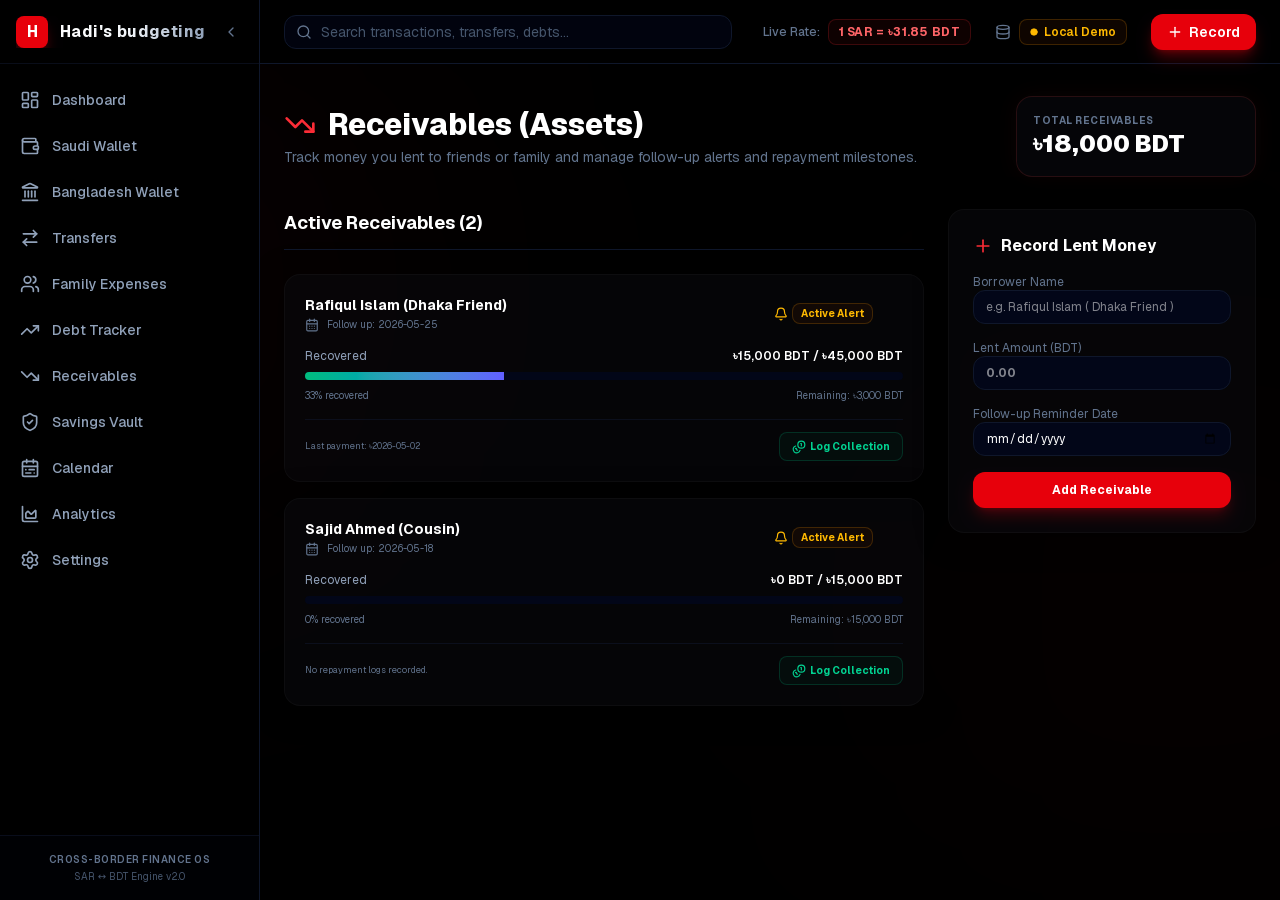
<file: receivables/index.html>
<!DOCTYPE html><html lang="en" class="geist_a71539c9-module__T19VSG__variable geist_mono_8d43a2aa-module__8Li5zG__variable h-full antialiased dark"><head><meta charSet="utf-8"/><meta name="viewport" content="width=device-width, initial-scale=1"/><link rel="preload" href="/_next/static/media/797e433ab948586e-s.p.09zddjkbdep5a.woff2" as="font" crossorigin="" type="font/woff2"/><link rel="preload" href="/_next/static/media/caa3a2e1cccd8315-s.p.09~u27dqhyhd6.woff2" as="font" crossorigin="" type="font/woff2"/><link rel="stylesheet" href="/_next/static/chunks/0rlf2y1ufq-sj.css" data-precedence="next"/><link rel="preload" as="script" fetchPriority="low" href="/_next/static/chunks/0b5i-yv-ub-pf.js"/><script src="/_next/static/chunks/0mxb0~0ghcuoy.js" async=""></script><script src="/_next/static/chunks/07lhk_q6pmm3r.js" async=""></script><script src="/_next/static/chunks/turbopack-0m.ix639ygwnv.js" async=""></script><script src="/_next/static/chunks/13_ql015-5f5x.js" async=""></script><script src="/_next/static/chunks/0n4z.7yu76je-.js" async=""></script><script src="/_next/static/chunks/0th4.hler8ajq.js" async=""></script><script src="/_next/static/chunks/0qp.bc42qihxy.js" async=""></script><script src="/_next/static/chunks/0yrdld8qacobh.js" async=""></script><meta name="next-size-adjust" content=""/><title>Hadi&#x27;s budgeting - Cross-Border Personal Finance OS</title><meta name="description" content="An ultra-premium expat cashflow tracker for Saudi Arabia and Bangladesh."/><link rel="icon" href="/favicon.ico?favicon.0x3dzn~oxb6tn.ico" sizes="256x256" type="image/x-icon"/><script src="/_next/static/chunks/03~yq9q893hmn.js" noModule=""></script></head><body class="h-full bg-black text-slate-100 flex flex-col font-sans relative overflow-x-hidden selection:bg-red-500/20 selection:text-red-200"><div hidden=""><!--$--><!--/$--></div><div class="absolute top-[10%] left-[-15%] w-[45%] h-[45%] rounded-full bg-red-600/5 blur-[150px] pointer-events-none"></div><div class="absolute bottom-[10%] right-[-15%] w-[45%] h-[45%] rounded-full bg-red-600/3 blur-[150px] pointer-events-none"></div><script src="/_next/static/chunks/0b5i-yv-ub-pf.js" id="_R_" async=""></script><script>(self.__next_f=self.__next_f||[]).push([0])</script><script>self.__next_f.push([1,"1:\"$Sreact.fragment\"\n2:I[69385,[\"/_next/static/chunks/13_ql015-5f5x.js\",\"/_next/static/chunks/0n4z.7yu76je-.js\",\"/_next/static/chunks/0th4.hler8ajq.js\",\"/_next/static/chunks/0qp.bc42qihxy.js\"],\"DualNestProvider\"]\n3:I[22140,[\"/_next/static/chunks/13_ql015-5f5x.js\",\"/_next/static/chunks/0n4z.7yu76je-.js\",\"/_next/static/chunks/0th4.hler8ajq.js\",\"/_next/static/chunks/0qp.bc42qihxy.js\"],\"Sidebar\"]\n4:I[2971,[\"/_next/static/chunks/13_ql015-5f5x.js\",\"/_next/static/chunks/0n4z.7yu76je-.js\",\"/_next/static/chunks/0th4.hler8ajq.js\",\"/_next/static/chunks/0qp.bc42qihxy.js\"],\"Header\"]\n5:I[39756,[\"/_next/static/chunks/13_ql015-5f5x.js\",\"/_next/static/chunks/0n4z.7yu76je-.js\",\"/_next/static/chunks/0th4.hler8ajq.js\",\"/_next/static/chunks/0qp.bc42qihxy.js\"],\"default\"]\n6:I[37457,[\"/_next/static/chunks/13_ql015-5f5x.js\",\"/_next/static/chunks/0n4z.7yu76je-.js\",\"/_next/static/chunks/0th4.hler8ajq.js\",\"/_next/static/chunks/0qp.bc42qihxy.js\"],\"default\"]\n7:I[47257,[\"/_next/static/chunks/13_ql015-5f5x.js\",\"/_next/static/chunks/0n4z.7yu76je-.js\",\"/_next/static/chunks/0th4.hler8ajq.js\",\"/_next/static/chunks/0qp.bc42qihxy.js\"],\"ClientPageRoot\"]\n8:I[4712,[\"/_next/static/chunks/13_ql015-5f5x.js\",\"/_next/static/chunks/0n4z.7yu76je-.js\",\"/_next/static/chunks/0th4.hler8ajq.js\",\"/_next/static/chunks/0qp.bc42qihxy.js\",\"/_next/static/chunks/0yrdld8qacobh.js\"],\"default\"]\nb:I[97367,[\"/_next/static/chunks/13_ql015-5f5x.js\",\"/_next/static/chunks/0n4z.7yu76je-.js\",\"/_next/static/chunks/0th4.hler8ajq.js\",\"/_next/static/chunks/0qp.bc42qihxy.js\"],\"OutletBoundary\"]\nc:\"$Sreact.suspense\"\nf:I[97367,[\"/_next/static/chunks/13_ql015-5f5x.js\",\"/_next/static/chunks/0n4z.7yu76je-.js\",\"/_next/static/chunks/0th4.hler8ajq.js\",\"/_next/static/chunks/0qp.bc42qihxy.js\"],\"ViewportBoundary\"]\n11:I[97367,[\"/_next/static/chunks/13_ql015-5f5x.js\",\"/_next/static/chunks/0n4z.7yu76je-.js\",\"/_next/static/chunks/0th4.hler8ajq.js\",\"/_next/static/chunks/0qp.bc42qihxy.js\"],\"MetadataBoundary\"]\n13:I[68027,[\"/_next/static/chunks/13_ql015-5f5x.js\",\"/_next/static/chunks/0n4z.7yu76je-.js\",\"/_next/static/chunks/0th4.hler8ajq.js\",\"/_next/static/chunks/0qp.bc42qihxy.js\"],\"default\",1]\n:HL[\"/_next/static/chunks/0rlf2y1ufq-sj.css\",\"style\"]\n:HL[\"/_next/static/media/797e433ab948586e-s.p.09zddjkbdep5a.woff2\",\"font\",{\"crossOrigin\":\"\",\"type\":\"font/woff2\"}]\n:HL[\"/_next/static/media/caa3a2e1cccd8315-s.p.09~u27dqhyhd6.woff2\",\"font\",{\"crossOrigin\":\"\",\"type\":\"font/woff2\"}]\n"])</script><script>self.__next_f.push([1,"0:{\"P\":null,\"c\":[\"\",\"receivables\",\"\"],\"q\":\"\",\"i\":false,\"f\":[[[\"\",{\"children\":[\"receivables\",{\"children\":[\"__PAGE__\",{}]}]},\"$undefined\",\"$undefined\",16],[[\"$\",\"$1\",\"c\",{\"children\":[[[\"$\",\"link\",\"0\",{\"rel\":\"stylesheet\",\"href\":\"/_next/static/chunks/0rlf2y1ufq-sj.css\",\"precedence\":\"next\",\"crossOrigin\":\"$undefined\",\"nonce\":\"$undefined\"}],[\"$\",\"script\",\"script-0\",{\"src\":\"/_next/static/chunks/13_ql015-5f5x.js\",\"async\":true,\"nonce\":\"$undefined\"}],[\"$\",\"script\",\"script-1\",{\"src\":\"/_next/static/chunks/0n4z.7yu76je-.js\",\"async\":true,\"nonce\":\"$undefined\"}],[\"$\",\"script\",\"script-2\",{\"src\":\"/_next/static/chunks/0th4.hler8ajq.js\",\"async\":true,\"nonce\":\"$undefined\"}],[\"$\",\"script\",\"script-3\",{\"src\":\"/_next/static/chunks/0qp.bc42qihxy.js\",\"async\":true,\"nonce\":\"$undefined\"}]],[\"$\",\"html\",null,{\"lang\":\"en\",\"className\":\"geist_a71539c9-module__T19VSG__variable geist_mono_8d43a2aa-module__8Li5zG__variable h-full antialiased dark\",\"children\":[\"$\",\"body\",null,{\"className\":\"h-full bg-black text-slate-100 flex flex-col font-sans relative overflow-x-hidden selection:bg-red-500/20 selection:text-red-200\",\"children\":[[\"$\",\"div\",null,{\"className\":\"absolute top-[10%] left-[-15%] w-[45%] h-[45%] rounded-full bg-red-600/5 blur-[150px] pointer-events-none\"}],[\"$\",\"div\",null,{\"className\":\"absolute bottom-[10%] right-[-15%] w-[45%] h-[45%] rounded-full bg-red-600/3 blur-[150px] pointer-events-none\"}],[\"$\",\"$L2\",null,{\"children\":[\"$\",\"div\",null,{\"className\":\"flex h-screen overflow-hidden w-full\",\"children\":[[\"$\",\"$L3\",null,{}],[\"$\",\"div\",null,{\"className\":\"flex flex-col flex-1 overflow-hidden\",\"children\":[[\"$\",\"$L4\",null,{}],[\"$\",\"main\",null,{\"className\":\"flex-1 overflow-y-auto px-6 py-8 relative\",\"children\":[\"$\",\"$L5\",null,{\"parallelRouterKey\":\"children\",\"error\":\"$undefined\",\"errorStyles\":\"$undefined\",\"errorScripts\":\"$undefined\",\"template\":[\"$\",\"$L6\",null,{}],\"templateStyles\":\"$undefined\",\"templateScripts\":\"$undefined\",\"notFound\":[[[\"$\",\"title\",null,{\"children\":\"404: This page could not be found.\"}],[\"$\",\"div\",null,{\"style\":{\"fontFamily\":\"system-ui,\\\"Segoe UI\\\",Roboto,Helvetica,Arial,sans-serif,\\\"Apple Color Emoji\\\",\\\"Segoe UI Emoji\\\"\",\"height\":\"100vh\",\"textAlign\":\"center\",\"display\":\"flex\",\"flexDirection\":\"column\",\"alignItems\":\"center\",\"justifyContent\":\"center\"},\"children\":[\"$\",\"div\",null,{\"children\":[[\"$\",\"style\",null,{\"dangerouslySetInnerHTML\":{\"__html\":\"body{color:#000;background:#fff;margin:0}.next-error-h1{border-right:1px solid rgba(0,0,0,.3)}@media (prefers-color-scheme:dark){body{color:#fff;background:#000}.next-error-h1{border-right:1px solid rgba(255,255,255,.3)}}\"}}],[\"$\",\"h1\",null,{\"className\":\"next-error-h1\",\"style\":{\"display\":\"inline-block\",\"margin\":\"0 20px 0 0\",\"padding\":\"0 23px 0 0\",\"fontSize\":24,\"fontWeight\":500,\"verticalAlign\":\"top\",\"lineHeight\":\"49px\"},\"children\":404}],[\"$\",\"div\",null,{\"style\":{\"display\":\"inline-block\"},\"children\":[\"$\",\"h2\",null,{\"style\":{\"fontSize\":14,\"fontWeight\":400,\"lineHeight\":\"49px\",\"margin\":0},\"children\":\"This page could not be found.\"}]}]]}]}]],[]],\"forbidden\":\"$undefined\",\"unauthorized\":\"$undefined\"}]}]]}]]}]}]]}]}]]}],{\"children\":[[\"$\",\"$1\",\"c\",{\"children\":[null,[\"$\",\"$L5\",null,{\"parallelRouterKey\":\"children\",\"error\":\"$undefined\",\"errorStyles\":\"$undefined\",\"errorScripts\":\"$undefined\",\"template\":[\"$\",\"$L6\",null,{}],\"templateStyles\":\"$undefined\",\"templateScripts\":\"$undefined\",\"notFound\":\"$undefined\",\"forbidden\":\"$undefined\",\"unauthorized\":\"$undefined\"}]]}],{\"children\":[[\"$\",\"$1\",\"c\",{\"children\":[[\"$\",\"$L7\",null,{\"Component\":\"$8\",\"serverProvidedParams\":{\"searchParams\":{},\"params\":{},\"promises\":[\"$@9\",\"$@a\"]}}],[[\"$\",\"script\",\"script-0\",{\"src\":\"/_next/static/chunks/0yrdld8qacobh.js\",\"async\":true,\"nonce\":\"$undefined\"}]],[\"$\",\"$Lb\",null,{\"children\":[\"$\",\"$c\",null,{\"name\":\"Next.MetadataOutlet\",\"children\":\"$@d\"}]}]]}],{},null,false,null]},null,false,\"$@e\"]},null,false,null],[\"$\",\"$1\",\"h\",{\"children\":[null,[\"$\",\"$Lf\",null,{\"children\":\"$L10\"}],[\"$\",\"div\",null,{\"hidden\":true,\"children\":[\"$\",\"$L11\",null,{\"children\":[\"$\",\"$c\",null,{\"name\":\"Next.Metadata\",\"children\":\"$L12\"}]}]}],[\"$\",\"meta\",null,{\"name\":\"next-size-adjust\",\"content\":\"\"}]]}],false]],\"m\":\"$undefined\",\"G\":[\"$13\",[[\"$\",\"link\",\"0\",{\"rel\":\"stylesheet\",\"href\":\"/_next/static/chunks/0rlf2y1ufq-sj.css\",\"precedence\":\"next\",\"crossOrigin\":\"$undefined\",\"nonce\":\"$undefined\"}]]],\"S\":true,\"h\":null,\"s\":\"$undefined\",\"l\":\"$undefined\",\"p\":\"$undefined\",\"d\":\"$undefined\",\"b\":\"4zT93mLuRUshVkmMHYWmA\"}\n"])</script><script>self.__next_f.push([1,"14:[]\ne:\"$W14\"\n9:{}\na:\"$0:f:0:1:1:children:1:children:0:props:children:0:props:serverProvidedParams:params\"\n"])</script><script>self.__next_f.push([1,"10:[[\"$\",\"meta\",\"0\",{\"charSet\":\"utf-8\"}],[\"$\",\"meta\",\"1\",{\"name\":\"viewport\",\"content\":\"width=device-width, initial-scale=1\"}]]\n"])</script><script>self.__next_f.push([1,"15:I[27201,[\"/_next/static/chunks/13_ql015-5f5x.js\",\"/_next/static/chunks/0n4z.7yu76je-.js\",\"/_next/static/chunks/0th4.hler8ajq.js\",\"/_next/static/chunks/0qp.bc42qihxy.js\"],\"IconMark\"]\nd:null\n12:[[\"$\",\"title\",\"0\",{\"children\":\"Hadi's budgeting - Cross-Border Personal Finance OS\"}],[\"$\",\"meta\",\"1\",{\"name\":\"description\",\"content\":\"An ultra-premium expat cashflow tracker for Saudi Arabia and Bangladesh.\"}],[\"$\",\"link\",\"2\",{\"rel\":\"icon\",\"href\":\"/favicon.ico?favicon.0x3dzn~oxb6tn.ico\",\"sizes\":\"256x256\",\"type\":\"image/x-icon\"}],[\"$\",\"$L15\",\"3\",{}]]\n"])</script></body></html>
</file>
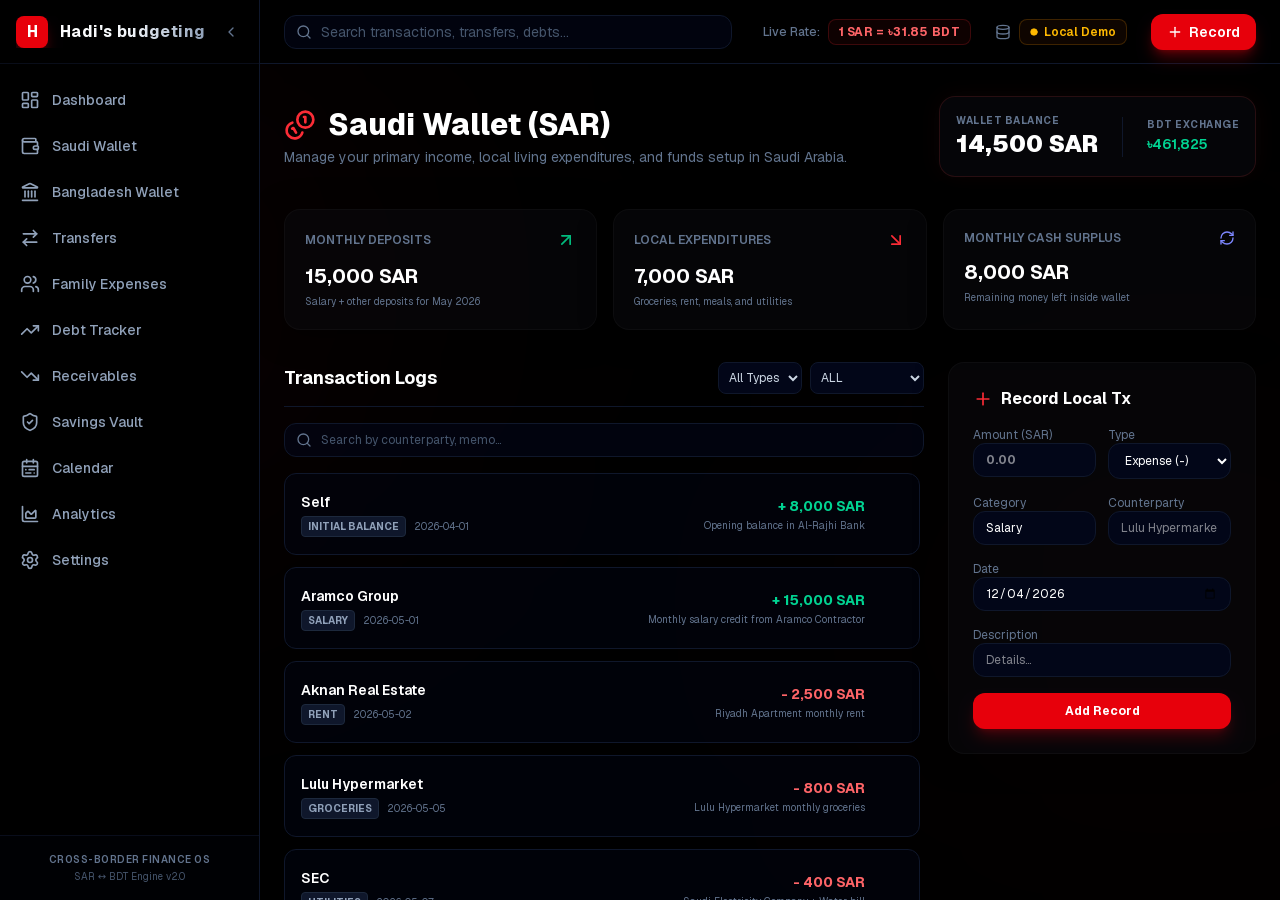
<file: saudi-wallet/index.html>
<!DOCTYPE html><html lang="en" class="geist_a71539c9-module__T19VSG__variable geist_mono_8d43a2aa-module__8Li5zG__variable h-full antialiased dark"><head><meta charSet="utf-8"/><meta name="viewport" content="width=device-width, initial-scale=1"/><link rel="preload" href="/_next/static/media/797e433ab948586e-s.p.09zddjkbdep5a.woff2" as="font" crossorigin="" type="font/woff2"/><link rel="preload" href="/_next/static/media/caa3a2e1cccd8315-s.p.09~u27dqhyhd6.woff2" as="font" crossorigin="" type="font/woff2"/><link rel="stylesheet" href="/_next/static/chunks/0rlf2y1ufq-sj.css" data-precedence="next"/><link rel="preload" as="script" fetchPriority="low" href="/_next/static/chunks/0b5i-yv-ub-pf.js"/><script src="/_next/static/chunks/0mxb0~0ghcuoy.js" async=""></script><script src="/_next/static/chunks/07lhk_q6pmm3r.js" async=""></script><script src="/_next/static/chunks/turbopack-0m.ix639ygwnv.js" async=""></script><script src="/_next/static/chunks/13_ql015-5f5x.js" async=""></script><script src="/_next/static/chunks/0n4z.7yu76je-.js" async=""></script><script src="/_next/static/chunks/0th4.hler8ajq.js" async=""></script><script src="/_next/static/chunks/0qp.bc42qihxy.js" async=""></script><script src="/_next/static/chunks/0_19kypee4y7j.js" async=""></script><meta name="next-size-adjust" content=""/><title>Hadi&#x27;s budgeting - Cross-Border Personal Finance OS</title><meta name="description" content="An ultra-premium expat cashflow tracker for Saudi Arabia and Bangladesh."/><link rel="icon" href="/favicon.ico?favicon.0x3dzn~oxb6tn.ico" sizes="256x256" type="image/x-icon"/><script src="/_next/static/chunks/03~yq9q893hmn.js" noModule=""></script></head><body class="h-full bg-black text-slate-100 flex flex-col font-sans relative overflow-x-hidden selection:bg-red-500/20 selection:text-red-200"><div hidden=""><!--$--><!--/$--></div><div class="absolute top-[10%] left-[-15%] w-[45%] h-[45%] rounded-full bg-red-600/5 blur-[150px] pointer-events-none"></div><div class="absolute bottom-[10%] right-[-15%] w-[45%] h-[45%] rounded-full bg-red-600/3 blur-[150px] pointer-events-none"></div><script src="/_next/static/chunks/0b5i-yv-ub-pf.js" id="_R_" async=""></script><script>(self.__next_f=self.__next_f||[]).push([0])</script><script>self.__next_f.push([1,"1:\"$Sreact.fragment\"\n2:I[69385,[\"/_next/static/chunks/13_ql015-5f5x.js\",\"/_next/static/chunks/0n4z.7yu76je-.js\",\"/_next/static/chunks/0th4.hler8ajq.js\",\"/_next/static/chunks/0qp.bc42qihxy.js\"],\"DualNestProvider\"]\n3:I[22140,[\"/_next/static/chunks/13_ql015-5f5x.js\",\"/_next/static/chunks/0n4z.7yu76je-.js\",\"/_next/static/chunks/0th4.hler8ajq.js\",\"/_next/static/chunks/0qp.bc42qihxy.js\"],\"Sidebar\"]\n4:I[2971,[\"/_next/static/chunks/13_ql015-5f5x.js\",\"/_next/static/chunks/0n4z.7yu76je-.js\",\"/_next/static/chunks/0th4.hler8ajq.js\",\"/_next/static/chunks/0qp.bc42qihxy.js\"],\"Header\"]\n5:I[39756,[\"/_next/static/chunks/13_ql015-5f5x.js\",\"/_next/static/chunks/0n4z.7yu76je-.js\",\"/_next/static/chunks/0th4.hler8ajq.js\",\"/_next/static/chunks/0qp.bc42qihxy.js\"],\"default\"]\n6:I[37457,[\"/_next/static/chunks/13_ql015-5f5x.js\",\"/_next/static/chunks/0n4z.7yu76je-.js\",\"/_next/static/chunks/0th4.hler8ajq.js\",\"/_next/static/chunks/0qp.bc42qihxy.js\"],\"default\"]\n7:I[47257,[\"/_next/static/chunks/13_ql015-5f5x.js\",\"/_next/static/chunks/0n4z.7yu76je-.js\",\"/_next/static/chunks/0th4.hler8ajq.js\",\"/_next/static/chunks/0qp.bc42qihxy.js\"],\"ClientPageRoot\"]\n8:I[98865,[\"/_next/static/chunks/13_ql015-5f5x.js\",\"/_next/static/chunks/0n4z.7yu76je-.js\",\"/_next/static/chunks/0th4.hler8ajq.js\",\"/_next/static/chunks/0qp.bc42qihxy.js\",\"/_next/static/chunks/0_19kypee4y7j.js\"],\"default\"]\nb:I[97367,[\"/_next/static/chunks/13_ql015-5f5x.js\",\"/_next/static/chunks/0n4z.7yu76je-.js\",\"/_next/static/chunks/0th4.hler8ajq.js\",\"/_next/static/chunks/0qp.bc42qihxy.js\"],\"OutletBoundary\"]\nc:\"$Sreact.suspense\"\nf:I[97367,[\"/_next/static/chunks/13_ql015-5f5x.js\",\"/_next/static/chunks/0n4z.7yu76je-.js\",\"/_next/static/chunks/0th4.hler8ajq.js\",\"/_next/static/chunks/0qp.bc42qihxy.js\"],\"ViewportBoundary\"]\n11:I[97367,[\"/_next/static/chunks/13_ql015-5f5x.js\",\"/_next/static/chunks/0n4z.7yu76je-.js\",\"/_next/static/chunks/0th4.hler8ajq.js\",\"/_next/static/chunks/0qp.bc42qihxy.js\"],\"MetadataBoundary\"]\n13:I[68027,[\"/_next/static/chunks/13_ql015-5f5x.js\",\"/_next/static/chunks/0n4z.7yu76je-.js\",\"/_next/static/chunks/0th4.hler8ajq.js\",\"/_next/static/chunks/0qp.bc42qihxy.js\"],\"default\",1]\n:HL[\"/_next/static/chunks/0rlf2y1ufq-sj.css\",\"style\"]\n:HL[\"/_next/static/media/797e433ab948586e-s.p.09zddjkbdep5a.woff2\",\"font\",{\"crossOrigin\":\"\",\"type\":\"font/woff2\"}]\n:HL[\"/_next/static/media/caa3a2e1cccd8315-s.p.09~u27dqhyhd6.woff2\",\"font\",{\"crossOrigin\":\"\",\"type\":\"font/woff2\"}]\n"])</script><script>self.__next_f.push([1,"0:{\"P\":null,\"c\":[\"\",\"saudi-wallet\",\"\"],\"q\":\"\",\"i\":false,\"f\":[[[\"\",{\"children\":[\"saudi-wallet\",{\"children\":[\"__PAGE__\",{}]}]},\"$undefined\",\"$undefined\",16],[[\"$\",\"$1\",\"c\",{\"children\":[[[\"$\",\"link\",\"0\",{\"rel\":\"stylesheet\",\"href\":\"/_next/static/chunks/0rlf2y1ufq-sj.css\",\"precedence\":\"next\",\"crossOrigin\":\"$undefined\",\"nonce\":\"$undefined\"}],[\"$\",\"script\",\"script-0\",{\"src\":\"/_next/static/chunks/13_ql015-5f5x.js\",\"async\":true,\"nonce\":\"$undefined\"}],[\"$\",\"script\",\"script-1\",{\"src\":\"/_next/static/chunks/0n4z.7yu76je-.js\",\"async\":true,\"nonce\":\"$undefined\"}],[\"$\",\"script\",\"script-2\",{\"src\":\"/_next/static/chunks/0th4.hler8ajq.js\",\"async\":true,\"nonce\":\"$undefined\"}],[\"$\",\"script\",\"script-3\",{\"src\":\"/_next/static/chunks/0qp.bc42qihxy.js\",\"async\":true,\"nonce\":\"$undefined\"}]],[\"$\",\"html\",null,{\"lang\":\"en\",\"className\":\"geist_a71539c9-module__T19VSG__variable geist_mono_8d43a2aa-module__8Li5zG__variable h-full antialiased dark\",\"children\":[\"$\",\"body\",null,{\"className\":\"h-full bg-black text-slate-100 flex flex-col font-sans relative overflow-x-hidden selection:bg-red-500/20 selection:text-red-200\",\"children\":[[\"$\",\"div\",null,{\"className\":\"absolute top-[10%] left-[-15%] w-[45%] h-[45%] rounded-full bg-red-600/5 blur-[150px] pointer-events-none\"}],[\"$\",\"div\",null,{\"className\":\"absolute bottom-[10%] right-[-15%] w-[45%] h-[45%] rounded-full bg-red-600/3 blur-[150px] pointer-events-none\"}],[\"$\",\"$L2\",null,{\"children\":[\"$\",\"div\",null,{\"className\":\"flex h-screen overflow-hidden w-full\",\"children\":[[\"$\",\"$L3\",null,{}],[\"$\",\"div\",null,{\"className\":\"flex flex-col flex-1 overflow-hidden\",\"children\":[[\"$\",\"$L4\",null,{}],[\"$\",\"main\",null,{\"className\":\"flex-1 overflow-y-auto px-6 py-8 relative\",\"children\":[\"$\",\"$L5\",null,{\"parallelRouterKey\":\"children\",\"error\":\"$undefined\",\"errorStyles\":\"$undefined\",\"errorScripts\":\"$undefined\",\"template\":[\"$\",\"$L6\",null,{}],\"templateStyles\":\"$undefined\",\"templateScripts\":\"$undefined\",\"notFound\":[[[\"$\",\"title\",null,{\"children\":\"404: This page could not be found.\"}],[\"$\",\"div\",null,{\"style\":{\"fontFamily\":\"system-ui,\\\"Segoe UI\\\",Roboto,Helvetica,Arial,sans-serif,\\\"Apple Color Emoji\\\",\\\"Segoe UI Emoji\\\"\",\"height\":\"100vh\",\"textAlign\":\"center\",\"display\":\"flex\",\"flexDirection\":\"column\",\"alignItems\":\"center\",\"justifyContent\":\"center\"},\"children\":[\"$\",\"div\",null,{\"children\":[[\"$\",\"style\",null,{\"dangerouslySetInnerHTML\":{\"__html\":\"body{color:#000;background:#fff;margin:0}.next-error-h1{border-right:1px solid rgba(0,0,0,.3)}@media (prefers-color-scheme:dark){body{color:#fff;background:#000}.next-error-h1{border-right:1px solid rgba(255,255,255,.3)}}\"}}],[\"$\",\"h1\",null,{\"className\":\"next-error-h1\",\"style\":{\"display\":\"inline-block\",\"margin\":\"0 20px 0 0\",\"padding\":\"0 23px 0 0\",\"fontSize\":24,\"fontWeight\":500,\"verticalAlign\":\"top\",\"lineHeight\":\"49px\"},\"children\":404}],[\"$\",\"div\",null,{\"style\":{\"display\":\"inline-block\"},\"children\":[\"$\",\"h2\",null,{\"style\":{\"fontSize\":14,\"fontWeight\":400,\"lineHeight\":\"49px\",\"margin\":0},\"children\":\"This page could not be found.\"}]}]]}]}]],[]],\"forbidden\":\"$undefined\",\"unauthorized\":\"$undefined\"}]}]]}]]}]}]]}]}]]}],{\"children\":[[\"$\",\"$1\",\"c\",{\"children\":[null,[\"$\",\"$L5\",null,{\"parallelRouterKey\":\"children\",\"error\":\"$undefined\",\"errorStyles\":\"$undefined\",\"errorScripts\":\"$undefined\",\"template\":[\"$\",\"$L6\",null,{}],\"templateStyles\":\"$undefined\",\"templateScripts\":\"$undefined\",\"notFound\":\"$undefined\",\"forbidden\":\"$undefined\",\"unauthorized\":\"$undefined\"}]]}],{\"children\":[[\"$\",\"$1\",\"c\",{\"children\":[[\"$\",\"$L7\",null,{\"Component\":\"$8\",\"serverProvidedParams\":{\"searchParams\":{},\"params\":{},\"promises\":[\"$@9\",\"$@a\"]}}],[[\"$\",\"script\",\"script-0\",{\"src\":\"/_next/static/chunks/0_19kypee4y7j.js\",\"async\":true,\"nonce\":\"$undefined\"}]],[\"$\",\"$Lb\",null,{\"children\":[\"$\",\"$c\",null,{\"name\":\"Next.MetadataOutlet\",\"children\":\"$@d\"}]}]]}],{},null,false,null]},null,false,\"$@e\"]},null,false,null],[\"$\",\"$1\",\"h\",{\"children\":[null,[\"$\",\"$Lf\",null,{\"children\":\"$L10\"}],[\"$\",\"div\",null,{\"hidden\":true,\"children\":[\"$\",\"$L11\",null,{\"children\":[\"$\",\"$c\",null,{\"name\":\"Next.Metadata\",\"children\":\"$L12\"}]}]}],[\"$\",\"meta\",null,{\"name\":\"next-size-adjust\",\"content\":\"\"}]]}],false]],\"m\":\"$undefined\",\"G\":[\"$13\",[[\"$\",\"link\",\"0\",{\"rel\":\"stylesheet\",\"href\":\"/_next/static/chunks/0rlf2y1ufq-sj.css\",\"precedence\":\"next\",\"crossOrigin\":\"$undefined\",\"nonce\":\"$undefined\"}]]],\"S\":true,\"h\":null,\"s\":\"$undefined\",\"l\":\"$undefined\",\"p\":\"$undefined\",\"d\":\"$undefined\",\"b\":\"4zT93mLuRUshVkmMHYWmA\"}\n"])</script><script>self.__next_f.push([1,"14:[]\ne:\"$W14\"\n9:{}\na:\"$0:f:0:1:1:children:1:children:0:props:children:0:props:serverProvidedParams:params\"\n"])</script><script>self.__next_f.push([1,"10:[[\"$\",\"meta\",\"0\",{\"charSet\":\"utf-8\"}],[\"$\",\"meta\",\"1\",{\"name\":\"viewport\",\"content\":\"width=device-width, initial-scale=1\"}]]\n"])</script><script>self.__next_f.push([1,"15:I[27201,[\"/_next/static/chunks/13_ql015-5f5x.js\",\"/_next/static/chunks/0n4z.7yu76je-.js\",\"/_next/static/chunks/0th4.hler8ajq.js\",\"/_next/static/chunks/0qp.bc42qihxy.js\"],\"IconMark\"]\nd:null\n12:[[\"$\",\"title\",\"0\",{\"children\":\"Hadi's budgeting - Cross-Border Personal Finance OS\"}],[\"$\",\"meta\",\"1\",{\"name\":\"description\",\"content\":\"An ultra-premium expat cashflow tracker for Saudi Arabia and Bangladesh.\"}],[\"$\",\"link\",\"2\",{\"rel\":\"icon\",\"href\":\"/favicon.ico?favicon.0x3dzn~oxb6tn.ico\",\"sizes\":\"256x256\",\"type\":\"image/x-icon\"}],[\"$\",\"$L15\",\"3\",{}]]\n"])</script></body></html>
</file>
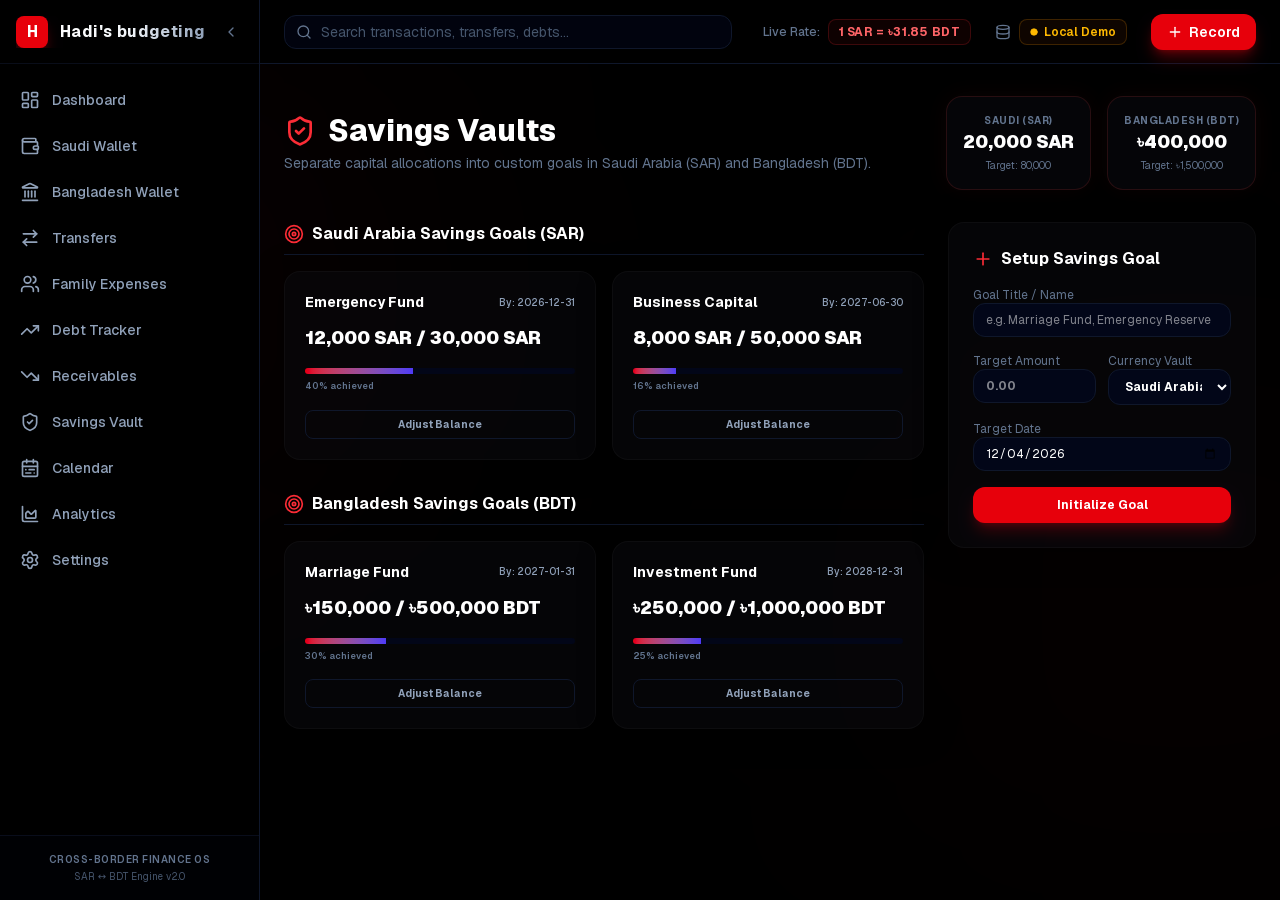
<file: savings-vault/index.html>
<!DOCTYPE html><html lang="en" class="geist_a71539c9-module__T19VSG__variable geist_mono_8d43a2aa-module__8Li5zG__variable h-full antialiased dark"><head><meta charSet="utf-8"/><meta name="viewport" content="width=device-width, initial-scale=1"/><link rel="preload" href="/_next/static/media/797e433ab948586e-s.p.09zddjkbdep5a.woff2" as="font" crossorigin="" type="font/woff2"/><link rel="preload" href="/_next/static/media/caa3a2e1cccd8315-s.p.09~u27dqhyhd6.woff2" as="font" crossorigin="" type="font/woff2"/><link rel="stylesheet" href="/_next/static/chunks/0rlf2y1ufq-sj.css" data-precedence="next"/><link rel="preload" as="script" fetchPriority="low" href="/_next/static/chunks/0b5i-yv-ub-pf.js"/><script src="/_next/static/chunks/0mxb0~0ghcuoy.js" async=""></script><script src="/_next/static/chunks/07lhk_q6pmm3r.js" async=""></script><script src="/_next/static/chunks/turbopack-0m.ix639ygwnv.js" async=""></script><script src="/_next/static/chunks/13_ql015-5f5x.js" async=""></script><script src="/_next/static/chunks/0n4z.7yu76je-.js" async=""></script><script src="/_next/static/chunks/0th4.hler8ajq.js" async=""></script><script src="/_next/static/chunks/0qp.bc42qihxy.js" async=""></script><script src="/_next/static/chunks/06jizl.k6i3ry.js" async=""></script><meta name="next-size-adjust" content=""/><title>Hadi&#x27;s budgeting - Cross-Border Personal Finance OS</title><meta name="description" content="An ultra-premium expat cashflow tracker for Saudi Arabia and Bangladesh."/><link rel="icon" href="/favicon.ico?favicon.0x3dzn~oxb6tn.ico" sizes="256x256" type="image/x-icon"/><script src="/_next/static/chunks/03~yq9q893hmn.js" noModule=""></script></head><body class="h-full bg-black text-slate-100 flex flex-col font-sans relative overflow-x-hidden selection:bg-red-500/20 selection:text-red-200"><div hidden=""><!--$--><!--/$--></div><div class="absolute top-[10%] left-[-15%] w-[45%] h-[45%] rounded-full bg-red-600/5 blur-[150px] pointer-events-none"></div><div class="absolute bottom-[10%] right-[-15%] w-[45%] h-[45%] rounded-full bg-red-600/3 blur-[150px] pointer-events-none"></div><script src="/_next/static/chunks/0b5i-yv-ub-pf.js" id="_R_" async=""></script><script>(self.__next_f=self.__next_f||[]).push([0])</script><script>self.__next_f.push([1,"1:\"$Sreact.fragment\"\n2:I[69385,[\"/_next/static/chunks/13_ql015-5f5x.js\",\"/_next/static/chunks/0n4z.7yu76je-.js\",\"/_next/static/chunks/0th4.hler8ajq.js\",\"/_next/static/chunks/0qp.bc42qihxy.js\"],\"DualNestProvider\"]\n3:I[22140,[\"/_next/static/chunks/13_ql015-5f5x.js\",\"/_next/static/chunks/0n4z.7yu76je-.js\",\"/_next/static/chunks/0th4.hler8ajq.js\",\"/_next/static/chunks/0qp.bc42qihxy.js\"],\"Sidebar\"]\n4:I[2971,[\"/_next/static/chunks/13_ql015-5f5x.js\",\"/_next/static/chunks/0n4z.7yu76je-.js\",\"/_next/static/chunks/0th4.hler8ajq.js\",\"/_next/static/chunks/0qp.bc42qihxy.js\"],\"Header\"]\n5:I[39756,[\"/_next/static/chunks/13_ql015-5f5x.js\",\"/_next/static/chunks/0n4z.7yu76je-.js\",\"/_next/static/chunks/0th4.hler8ajq.js\",\"/_next/static/chunks/0qp.bc42qihxy.js\"],\"default\"]\n6:I[37457,[\"/_next/static/chunks/13_ql015-5f5x.js\",\"/_next/static/chunks/0n4z.7yu76je-.js\",\"/_next/static/chunks/0th4.hler8ajq.js\",\"/_next/static/chunks/0qp.bc42qihxy.js\"],\"default\"]\n7:I[47257,[\"/_next/static/chunks/13_ql015-5f5x.js\",\"/_next/static/chunks/0n4z.7yu76je-.js\",\"/_next/static/chunks/0th4.hler8ajq.js\",\"/_next/static/chunks/0qp.bc42qihxy.js\"],\"ClientPageRoot\"]\n8:I[86197,[\"/_next/static/chunks/13_ql015-5f5x.js\",\"/_next/static/chunks/0n4z.7yu76je-.js\",\"/_next/static/chunks/0th4.hler8ajq.js\",\"/_next/static/chunks/0qp.bc42qihxy.js\",\"/_next/static/chunks/06jizl.k6i3ry.js\"],\"default\"]\nb:I[97367,[\"/_next/static/chunks/13_ql015-5f5x.js\",\"/_next/static/chunks/0n4z.7yu76je-.js\",\"/_next/static/chunks/0th4.hler8ajq.js\",\"/_next/static/chunks/0qp.bc42qihxy.js\"],\"OutletBoundary\"]\nc:\"$Sreact.suspense\"\nf:I[97367,[\"/_next/static/chunks/13_ql015-5f5x.js\",\"/_next/static/chunks/0n4z.7yu76je-.js\",\"/_next/static/chunks/0th4.hler8ajq.js\",\"/_next/static/chunks/0qp.bc42qihxy.js\"],\"ViewportBoundary\"]\n11:I[97367,[\"/_next/static/chunks/13_ql015-5f5x.js\",\"/_next/static/chunks/0n4z.7yu76je-.js\",\"/_next/static/chunks/0th4.hler8ajq.js\",\"/_next/static/chunks/0qp.bc42qihxy.js\"],\"MetadataBoundary\"]\n13:I[68027,[\"/_next/static/chunks/13_ql015-5f5x.js\",\"/_next/static/chunks/0n4z.7yu76je-.js\",\"/_next/static/chunks/0th4.hler8ajq.js\",\"/_next/static/chunks/0qp.bc42qihxy.js\"],\"default\",1]\n:HL[\"/_next/static/chunks/0rlf2y1ufq-sj.css\",\"style\"]\n:HL[\"/_next/static/media/797e433ab948586e-s.p.09zddjkbdep5a.woff2\",\"font\",{\"crossOrigin\":\"\",\"type\":\"font/woff2\"}]\n:HL[\"/_next/static/media/caa3a2e1cccd8315-s.p.09~u27dqhyhd6.woff2\",\"font\",{\"crossOrigin\":\"\",\"type\":\"font/woff2\"}]\n"])</script><script>self.__next_f.push([1,"0:{\"P\":null,\"c\":[\"\",\"savings-vault\",\"\"],\"q\":\"\",\"i\":false,\"f\":[[[\"\",{\"children\":[\"savings-vault\",{\"children\":[\"__PAGE__\",{}]}]},\"$undefined\",\"$undefined\",16],[[\"$\",\"$1\",\"c\",{\"children\":[[[\"$\",\"link\",\"0\",{\"rel\":\"stylesheet\",\"href\":\"/_next/static/chunks/0rlf2y1ufq-sj.css\",\"precedence\":\"next\",\"crossOrigin\":\"$undefined\",\"nonce\":\"$undefined\"}],[\"$\",\"script\",\"script-0\",{\"src\":\"/_next/static/chunks/13_ql015-5f5x.js\",\"async\":true,\"nonce\":\"$undefined\"}],[\"$\",\"script\",\"script-1\",{\"src\":\"/_next/static/chunks/0n4z.7yu76je-.js\",\"async\":true,\"nonce\":\"$undefined\"}],[\"$\",\"script\",\"script-2\",{\"src\":\"/_next/static/chunks/0th4.hler8ajq.js\",\"async\":true,\"nonce\":\"$undefined\"}],[\"$\",\"script\",\"script-3\",{\"src\":\"/_next/static/chunks/0qp.bc42qihxy.js\",\"async\":true,\"nonce\":\"$undefined\"}]],[\"$\",\"html\",null,{\"lang\":\"en\",\"className\":\"geist_a71539c9-module__T19VSG__variable geist_mono_8d43a2aa-module__8Li5zG__variable h-full antialiased dark\",\"children\":[\"$\",\"body\",null,{\"className\":\"h-full bg-black text-slate-100 flex flex-col font-sans relative overflow-x-hidden selection:bg-red-500/20 selection:text-red-200\",\"children\":[[\"$\",\"div\",null,{\"className\":\"absolute top-[10%] left-[-15%] w-[45%] h-[45%] rounded-full bg-red-600/5 blur-[150px] pointer-events-none\"}],[\"$\",\"div\",null,{\"className\":\"absolute bottom-[10%] right-[-15%] w-[45%] h-[45%] rounded-full bg-red-600/3 blur-[150px] pointer-events-none\"}],[\"$\",\"$L2\",null,{\"children\":[\"$\",\"div\",null,{\"className\":\"flex h-screen overflow-hidden w-full\",\"children\":[[\"$\",\"$L3\",null,{}],[\"$\",\"div\",null,{\"className\":\"flex flex-col flex-1 overflow-hidden\",\"children\":[[\"$\",\"$L4\",null,{}],[\"$\",\"main\",null,{\"className\":\"flex-1 overflow-y-auto px-6 py-8 relative\",\"children\":[\"$\",\"$L5\",null,{\"parallelRouterKey\":\"children\",\"error\":\"$undefined\",\"errorStyles\":\"$undefined\",\"errorScripts\":\"$undefined\",\"template\":[\"$\",\"$L6\",null,{}],\"templateStyles\":\"$undefined\",\"templateScripts\":\"$undefined\",\"notFound\":[[[\"$\",\"title\",null,{\"children\":\"404: This page could not be found.\"}],[\"$\",\"div\",null,{\"style\":{\"fontFamily\":\"system-ui,\\\"Segoe UI\\\",Roboto,Helvetica,Arial,sans-serif,\\\"Apple Color Emoji\\\",\\\"Segoe UI Emoji\\\"\",\"height\":\"100vh\",\"textAlign\":\"center\",\"display\":\"flex\",\"flexDirection\":\"column\",\"alignItems\":\"center\",\"justifyContent\":\"center\"},\"children\":[\"$\",\"div\",null,{\"children\":[[\"$\",\"style\",null,{\"dangerouslySetInnerHTML\":{\"__html\":\"body{color:#000;background:#fff;margin:0}.next-error-h1{border-right:1px solid rgba(0,0,0,.3)}@media (prefers-color-scheme:dark){body{color:#fff;background:#000}.next-error-h1{border-right:1px solid rgba(255,255,255,.3)}}\"}}],[\"$\",\"h1\",null,{\"className\":\"next-error-h1\",\"style\":{\"display\":\"inline-block\",\"margin\":\"0 20px 0 0\",\"padding\":\"0 23px 0 0\",\"fontSize\":24,\"fontWeight\":500,\"verticalAlign\":\"top\",\"lineHeight\":\"49px\"},\"children\":404}],[\"$\",\"div\",null,{\"style\":{\"display\":\"inline-block\"},\"children\":[\"$\",\"h2\",null,{\"style\":{\"fontSize\":14,\"fontWeight\":400,\"lineHeight\":\"49px\",\"margin\":0},\"children\":\"This page could not be found.\"}]}]]}]}]],[]],\"forbidden\":\"$undefined\",\"unauthorized\":\"$undefined\"}]}]]}]]}]}]]}]}]]}],{\"children\":[[\"$\",\"$1\",\"c\",{\"children\":[null,[\"$\",\"$L5\",null,{\"parallelRouterKey\":\"children\",\"error\":\"$undefined\",\"errorStyles\":\"$undefined\",\"errorScripts\":\"$undefined\",\"template\":[\"$\",\"$L6\",null,{}],\"templateStyles\":\"$undefined\",\"templateScripts\":\"$undefined\",\"notFound\":\"$undefined\",\"forbidden\":\"$undefined\",\"unauthorized\":\"$undefined\"}]]}],{\"children\":[[\"$\",\"$1\",\"c\",{\"children\":[[\"$\",\"$L7\",null,{\"Component\":\"$8\",\"serverProvidedParams\":{\"searchParams\":{},\"params\":{},\"promises\":[\"$@9\",\"$@a\"]}}],[[\"$\",\"script\",\"script-0\",{\"src\":\"/_next/static/chunks/06jizl.k6i3ry.js\",\"async\":true,\"nonce\":\"$undefined\"}]],[\"$\",\"$Lb\",null,{\"children\":[\"$\",\"$c\",null,{\"name\":\"Next.MetadataOutlet\",\"children\":\"$@d\"}]}]]}],{},null,false,null]},null,false,\"$@e\"]},null,false,null],[\"$\",\"$1\",\"h\",{\"children\":[null,[\"$\",\"$Lf\",null,{\"children\":\"$L10\"}],[\"$\",\"div\",null,{\"hidden\":true,\"children\":[\"$\",\"$L11\",null,{\"children\":[\"$\",\"$c\",null,{\"name\":\"Next.Metadata\",\"children\":\"$L12\"}]}]}],[\"$\",\"meta\",null,{\"name\":\"next-size-adjust\",\"content\":\"\"}]]}],false]],\"m\":\"$undefined\",\"G\":[\"$13\",[[\"$\",\"link\",\"0\",{\"rel\":\"stylesheet\",\"href\":\"/_next/static/chunks/0rlf2y1ufq-sj.css\",\"precedence\":\"next\",\"crossOrigin\":\"$undefined\",\"nonce\":\"$undefined\"}]]],\"S\":true,\"h\":null,\"s\":\"$undefined\",\"l\":\"$undefined\",\"p\":\"$undefined\",\"d\":\"$undefined\",\"b\":\"4zT93mLuRUshVkmMHYWmA\"}\n"])</script><script>self.__next_f.push([1,"14:[]\ne:\"$W14\"\n9:{}\na:\"$0:f:0:1:1:children:1:children:0:props:children:0:props:serverProvidedParams:params\"\n"])</script><script>self.__next_f.push([1,"10:[[\"$\",\"meta\",\"0\",{\"charSet\":\"utf-8\"}],[\"$\",\"meta\",\"1\",{\"name\":\"viewport\",\"content\":\"width=device-width, initial-scale=1\"}]]\n"])</script><script>self.__next_f.push([1,"15:I[27201,[\"/_next/static/chunks/13_ql015-5f5x.js\",\"/_next/static/chunks/0n4z.7yu76je-.js\",\"/_next/static/chunks/0th4.hler8ajq.js\",\"/_next/static/chunks/0qp.bc42qihxy.js\"],\"IconMark\"]\nd:null\n12:[[\"$\",\"title\",\"0\",{\"children\":\"Hadi's budgeting - Cross-Border Personal Finance OS\"}],[\"$\",\"meta\",\"1\",{\"name\":\"description\",\"content\":\"An ultra-premium expat cashflow tracker for Saudi Arabia and Bangladesh.\"}],[\"$\",\"link\",\"2\",{\"rel\":\"icon\",\"href\":\"/favicon.ico?favicon.0x3dzn~oxb6tn.ico\",\"sizes\":\"256x256\",\"type\":\"image/x-icon\"}],[\"$\",\"$L15\",\"3\",{}]]\n"])</script></body></html>
</file>
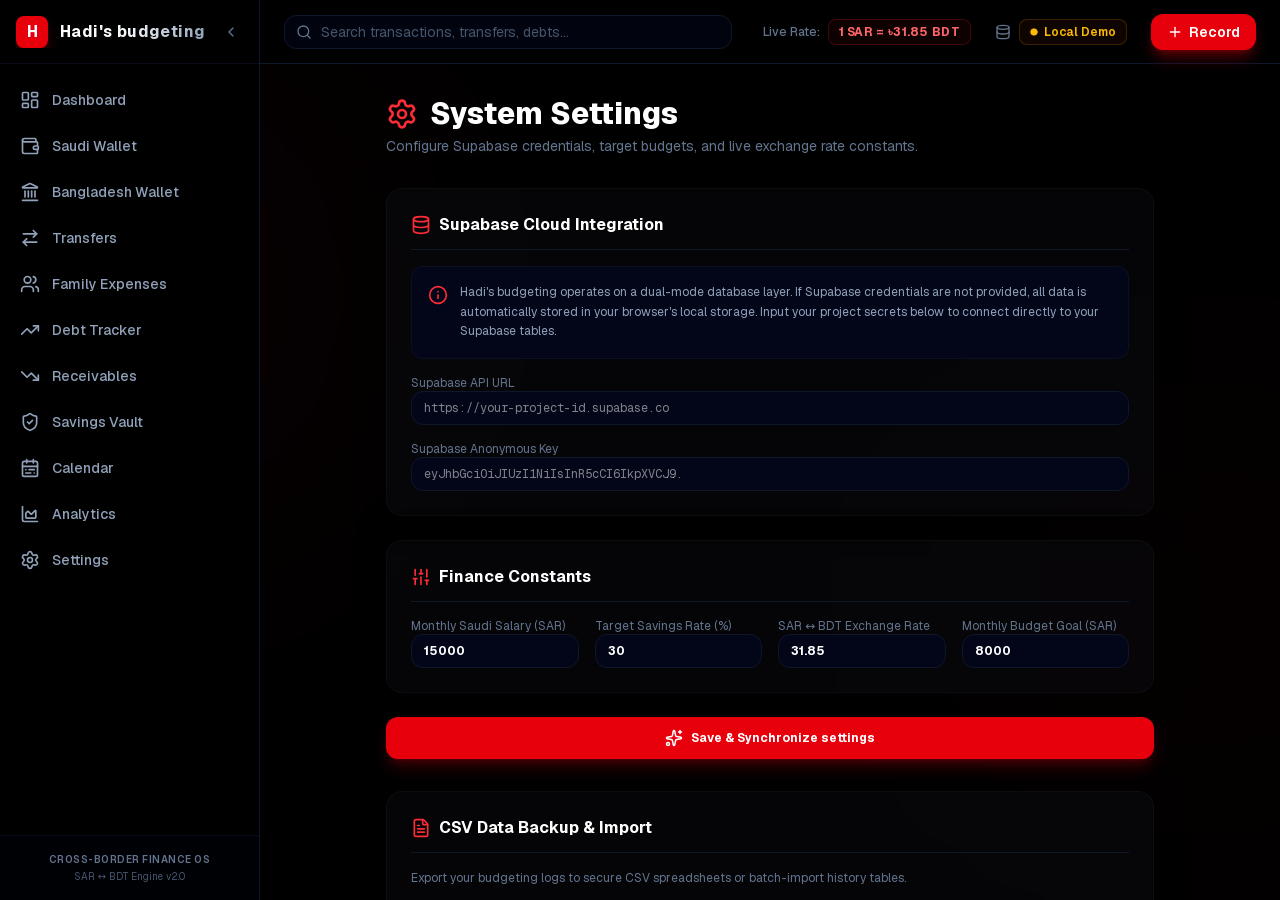
<file: settings/index.html>
<!DOCTYPE html><html lang="en" class="geist_a71539c9-module__T19VSG__variable geist_mono_8d43a2aa-module__8Li5zG__variable h-full antialiased dark"><head><meta charSet="utf-8"/><meta name="viewport" content="width=device-width, initial-scale=1"/><link rel="preload" href="/_next/static/media/797e433ab948586e-s.p.09zddjkbdep5a.woff2" as="font" crossorigin="" type="font/woff2"/><link rel="preload" href="/_next/static/media/caa3a2e1cccd8315-s.p.09~u27dqhyhd6.woff2" as="font" crossorigin="" type="font/woff2"/><link rel="stylesheet" href="/_next/static/chunks/0rlf2y1ufq-sj.css" data-precedence="next"/><link rel="preload" as="script" fetchPriority="low" href="/_next/static/chunks/0b5i-yv-ub-pf.js"/><script src="/_next/static/chunks/0mxb0~0ghcuoy.js" async=""></script><script src="/_next/static/chunks/07lhk_q6pmm3r.js" async=""></script><script src="/_next/static/chunks/turbopack-0m.ix639ygwnv.js" async=""></script><script src="/_next/static/chunks/13_ql015-5f5x.js" async=""></script><script src="/_next/static/chunks/0n4z.7yu76je-.js" async=""></script><script src="/_next/static/chunks/0th4.hler8ajq.js" async=""></script><script src="/_next/static/chunks/0qp.bc42qihxy.js" async=""></script><script src="/_next/static/chunks/0itzy22ldc7wa.js" async=""></script><meta name="next-size-adjust" content=""/><title>Hadi&#x27;s budgeting - Cross-Border Personal Finance OS</title><meta name="description" content="An ultra-premium expat cashflow tracker for Saudi Arabia and Bangladesh."/><link rel="icon" href="/favicon.ico?favicon.0x3dzn~oxb6tn.ico" sizes="256x256" type="image/x-icon"/><script src="/_next/static/chunks/03~yq9q893hmn.js" noModule=""></script></head><body class="h-full bg-black text-slate-100 flex flex-col font-sans relative overflow-x-hidden selection:bg-red-500/20 selection:text-red-200"><div hidden=""><!--$--><!--/$--></div><div class="absolute top-[10%] left-[-15%] w-[45%] h-[45%] rounded-full bg-red-600/5 blur-[150px] pointer-events-none"></div><div class="absolute bottom-[10%] right-[-15%] w-[45%] h-[45%] rounded-full bg-red-600/3 blur-[150px] pointer-events-none"></div><script src="/_next/static/chunks/0b5i-yv-ub-pf.js" id="_R_" async=""></script><script>(self.__next_f=self.__next_f||[]).push([0])</script><script>self.__next_f.push([1,"1:\"$Sreact.fragment\"\n2:I[69385,[\"/_next/static/chunks/13_ql015-5f5x.js\",\"/_next/static/chunks/0n4z.7yu76je-.js\",\"/_next/static/chunks/0th4.hler8ajq.js\",\"/_next/static/chunks/0qp.bc42qihxy.js\"],\"DualNestProvider\"]\n3:I[22140,[\"/_next/static/chunks/13_ql015-5f5x.js\",\"/_next/static/chunks/0n4z.7yu76je-.js\",\"/_next/static/chunks/0th4.hler8ajq.js\",\"/_next/static/chunks/0qp.bc42qihxy.js\"],\"Sidebar\"]\n4:I[2971,[\"/_next/static/chunks/13_ql015-5f5x.js\",\"/_next/static/chunks/0n4z.7yu76je-.js\",\"/_next/static/chunks/0th4.hler8ajq.js\",\"/_next/static/chunks/0qp.bc42qihxy.js\"],\"Header\"]\n5:I[39756,[\"/_next/static/chunks/13_ql015-5f5x.js\",\"/_next/static/chunks/0n4z.7yu76je-.js\",\"/_next/static/chunks/0th4.hler8ajq.js\",\"/_next/static/chunks/0qp.bc42qihxy.js\"],\"default\"]\n6:I[37457,[\"/_next/static/chunks/13_ql015-5f5x.js\",\"/_next/static/chunks/0n4z.7yu76je-.js\",\"/_next/static/chunks/0th4.hler8ajq.js\",\"/_next/static/chunks/0qp.bc42qihxy.js\"],\"default\"]\n7:I[47257,[\"/_next/static/chunks/13_ql015-5f5x.js\",\"/_next/static/chunks/0n4z.7yu76je-.js\",\"/_next/static/chunks/0th4.hler8ajq.js\",\"/_next/static/chunks/0qp.bc42qihxy.js\"],\"ClientPageRoot\"]\n8:I[13399,[\"/_next/static/chunks/13_ql015-5f5x.js\",\"/_next/static/chunks/0n4z.7yu76je-.js\",\"/_next/static/chunks/0th4.hler8ajq.js\",\"/_next/static/chunks/0qp.bc42qihxy.js\",\"/_next/static/chunks/0itzy22ldc7wa.js\"],\"default\"]\nb:I[97367,[\"/_next/static/chunks/13_ql015-5f5x.js\",\"/_next/static/chunks/0n4z.7yu76je-.js\",\"/_next/static/chunks/0th4.hler8ajq.js\",\"/_next/static/chunks/0qp.bc42qihxy.js\"],\"OutletBoundary\"]\nc:\"$Sreact.suspense\"\nf:I[97367,[\"/_next/static/chunks/13_ql015-5f5x.js\",\"/_next/static/chunks/0n4z.7yu76je-.js\",\"/_next/static/chunks/0th4.hler8ajq.js\",\"/_next/static/chunks/0qp.bc42qihxy.js\"],\"ViewportBoundary\"]\n11:I[97367,[\"/_next/static/chunks/13_ql015-5f5x.js\",\"/_next/static/chunks/0n4z.7yu76je-.js\",\"/_next/static/chunks/0th4.hler8ajq.js\",\"/_next/static/chunks/0qp.bc42qihxy.js\"],\"MetadataBoundary\"]\n13:I[68027,[\"/_next/static/chunks/13_ql015-5f5x.js\",\"/_next/static/chunks/0n4z.7yu76je-.js\",\"/_next/static/chunks/0th4.hler8ajq.js\",\"/_next/static/chunks/0qp.bc42qihxy.js\"],\"default\",1]\n:HL[\"/_next/static/chunks/0rlf2y1ufq-sj.css\",\"style\"]\n:HL[\"/_next/static/media/797e433ab948586e-s.p.09zddjkbdep5a.woff2\",\"font\",{\"crossOrigin\":\"\",\"type\":\"font/woff2\"}]\n:HL[\"/_next/static/media/caa3a2e1cccd8315-s.p.09~u27dqhyhd6.woff2\",\"font\",{\"crossOrigin\":\"\",\"type\":\"font/woff2\"}]\n"])</script><script>self.__next_f.push([1,"0:{\"P\":null,\"c\":[\"\",\"settings\",\"\"],\"q\":\"\",\"i\":false,\"f\":[[[\"\",{\"children\":[\"settings\",{\"children\":[\"__PAGE__\",{}]}]},\"$undefined\",\"$undefined\",16],[[\"$\",\"$1\",\"c\",{\"children\":[[[\"$\",\"link\",\"0\",{\"rel\":\"stylesheet\",\"href\":\"/_next/static/chunks/0rlf2y1ufq-sj.css\",\"precedence\":\"next\",\"crossOrigin\":\"$undefined\",\"nonce\":\"$undefined\"}],[\"$\",\"script\",\"script-0\",{\"src\":\"/_next/static/chunks/13_ql015-5f5x.js\",\"async\":true,\"nonce\":\"$undefined\"}],[\"$\",\"script\",\"script-1\",{\"src\":\"/_next/static/chunks/0n4z.7yu76je-.js\",\"async\":true,\"nonce\":\"$undefined\"}],[\"$\",\"script\",\"script-2\",{\"src\":\"/_next/static/chunks/0th4.hler8ajq.js\",\"async\":true,\"nonce\":\"$undefined\"}],[\"$\",\"script\",\"script-3\",{\"src\":\"/_next/static/chunks/0qp.bc42qihxy.js\",\"async\":true,\"nonce\":\"$undefined\"}]],[\"$\",\"html\",null,{\"lang\":\"en\",\"className\":\"geist_a71539c9-module__T19VSG__variable geist_mono_8d43a2aa-module__8Li5zG__variable h-full antialiased dark\",\"children\":[\"$\",\"body\",null,{\"className\":\"h-full bg-black text-slate-100 flex flex-col font-sans relative overflow-x-hidden selection:bg-red-500/20 selection:text-red-200\",\"children\":[[\"$\",\"div\",null,{\"className\":\"absolute top-[10%] left-[-15%] w-[45%] h-[45%] rounded-full bg-red-600/5 blur-[150px] pointer-events-none\"}],[\"$\",\"div\",null,{\"className\":\"absolute bottom-[10%] right-[-15%] w-[45%] h-[45%] rounded-full bg-red-600/3 blur-[150px] pointer-events-none\"}],[\"$\",\"$L2\",null,{\"children\":[\"$\",\"div\",null,{\"className\":\"flex h-screen overflow-hidden w-full\",\"children\":[[\"$\",\"$L3\",null,{}],[\"$\",\"div\",null,{\"className\":\"flex flex-col flex-1 overflow-hidden\",\"children\":[[\"$\",\"$L4\",null,{}],[\"$\",\"main\",null,{\"className\":\"flex-1 overflow-y-auto px-6 py-8 relative\",\"children\":[\"$\",\"$L5\",null,{\"parallelRouterKey\":\"children\",\"error\":\"$undefined\",\"errorStyles\":\"$undefined\",\"errorScripts\":\"$undefined\",\"template\":[\"$\",\"$L6\",null,{}],\"templateStyles\":\"$undefined\",\"templateScripts\":\"$undefined\",\"notFound\":[[[\"$\",\"title\",null,{\"children\":\"404: This page could not be found.\"}],[\"$\",\"div\",null,{\"style\":{\"fontFamily\":\"system-ui,\\\"Segoe UI\\\",Roboto,Helvetica,Arial,sans-serif,\\\"Apple Color Emoji\\\",\\\"Segoe UI Emoji\\\"\",\"height\":\"100vh\",\"textAlign\":\"center\",\"display\":\"flex\",\"flexDirection\":\"column\",\"alignItems\":\"center\",\"justifyContent\":\"center\"},\"children\":[\"$\",\"div\",null,{\"children\":[[\"$\",\"style\",null,{\"dangerouslySetInnerHTML\":{\"__html\":\"body{color:#000;background:#fff;margin:0}.next-error-h1{border-right:1px solid rgba(0,0,0,.3)}@media (prefers-color-scheme:dark){body{color:#fff;background:#000}.next-error-h1{border-right:1px solid rgba(255,255,255,.3)}}\"}}],[\"$\",\"h1\",null,{\"className\":\"next-error-h1\",\"style\":{\"display\":\"inline-block\",\"margin\":\"0 20px 0 0\",\"padding\":\"0 23px 0 0\",\"fontSize\":24,\"fontWeight\":500,\"verticalAlign\":\"top\",\"lineHeight\":\"49px\"},\"children\":404}],[\"$\",\"div\",null,{\"style\":{\"display\":\"inline-block\"},\"children\":[\"$\",\"h2\",null,{\"style\":{\"fontSize\":14,\"fontWeight\":400,\"lineHeight\":\"49px\",\"margin\":0},\"children\":\"This page could not be found.\"}]}]]}]}]],[]],\"forbidden\":\"$undefined\",\"unauthorized\":\"$undefined\"}]}]]}]]}]}]]}]}]]}],{\"children\":[[\"$\",\"$1\",\"c\",{\"children\":[null,[\"$\",\"$L5\",null,{\"parallelRouterKey\":\"children\",\"error\":\"$undefined\",\"errorStyles\":\"$undefined\",\"errorScripts\":\"$undefined\",\"template\":[\"$\",\"$L6\",null,{}],\"templateStyles\":\"$undefined\",\"templateScripts\":\"$undefined\",\"notFound\":\"$undefined\",\"forbidden\":\"$undefined\",\"unauthorized\":\"$undefined\"}]]}],{\"children\":[[\"$\",\"$1\",\"c\",{\"children\":[[\"$\",\"$L7\",null,{\"Component\":\"$8\",\"serverProvidedParams\":{\"searchParams\":{},\"params\":{},\"promises\":[\"$@9\",\"$@a\"]}}],[[\"$\",\"script\",\"script-0\",{\"src\":\"/_next/static/chunks/0itzy22ldc7wa.js\",\"async\":true,\"nonce\":\"$undefined\"}]],[\"$\",\"$Lb\",null,{\"children\":[\"$\",\"$c\",null,{\"name\":\"Next.MetadataOutlet\",\"children\":\"$@d\"}]}]]}],{},null,false,null]},null,false,\"$@e\"]},null,false,null],[\"$\",\"$1\",\"h\",{\"children\":[null,[\"$\",\"$Lf\",null,{\"children\":\"$L10\"}],[\"$\",\"div\",null,{\"hidden\":true,\"children\":[\"$\",\"$L11\",null,{\"children\":[\"$\",\"$c\",null,{\"name\":\"Next.Metadata\",\"children\":\"$L12\"}]}]}],[\"$\",\"meta\",null,{\"name\":\"next-size-adjust\",\"content\":\"\"}]]}],false]],\"m\":\"$undefined\",\"G\":[\"$13\",[[\"$\",\"link\",\"0\",{\"rel\":\"stylesheet\",\"href\":\"/_next/static/chunks/0rlf2y1ufq-sj.css\",\"precedence\":\"next\",\"crossOrigin\":\"$undefined\",\"nonce\":\"$undefined\"}]]],\"S\":true,\"h\":null,\"s\":\"$undefined\",\"l\":\"$undefined\",\"p\":\"$undefined\",\"d\":\"$undefined\",\"b\":\"4zT93mLuRUshVkmMHYWmA\"}\n"])</script><script>self.__next_f.push([1,"14:[]\ne:\"$W14\"\n9:{}\na:\"$0:f:0:1:1:children:1:children:0:props:children:0:props:serverProvidedParams:params\"\n"])</script><script>self.__next_f.push([1,"10:[[\"$\",\"meta\",\"0\",{\"charSet\":\"utf-8\"}],[\"$\",\"meta\",\"1\",{\"name\":\"viewport\",\"content\":\"width=device-width, initial-scale=1\"}]]\n"])</script><script>self.__next_f.push([1,"15:I[27201,[\"/_next/static/chunks/13_ql015-5f5x.js\",\"/_next/static/chunks/0n4z.7yu76je-.js\",\"/_next/static/chunks/0th4.hler8ajq.js\",\"/_next/static/chunks/0qp.bc42qihxy.js\"],\"IconMark\"]\nd:null\n12:[[\"$\",\"title\",\"0\",{\"children\":\"Hadi's budgeting - Cross-Border Personal Finance OS\"}],[\"$\",\"meta\",\"1\",{\"name\":\"description\",\"content\":\"An ultra-premium expat cashflow tracker for Saudi Arabia and Bangladesh.\"}],[\"$\",\"link\",\"2\",{\"rel\":\"icon\",\"href\":\"/favicon.ico?favicon.0x3dzn~oxb6tn.ico\",\"sizes\":\"256x256\",\"type\":\"image/x-icon\"}],[\"$\",\"$L15\",\"3\",{}]]\n"])</script></body></html>
</file>
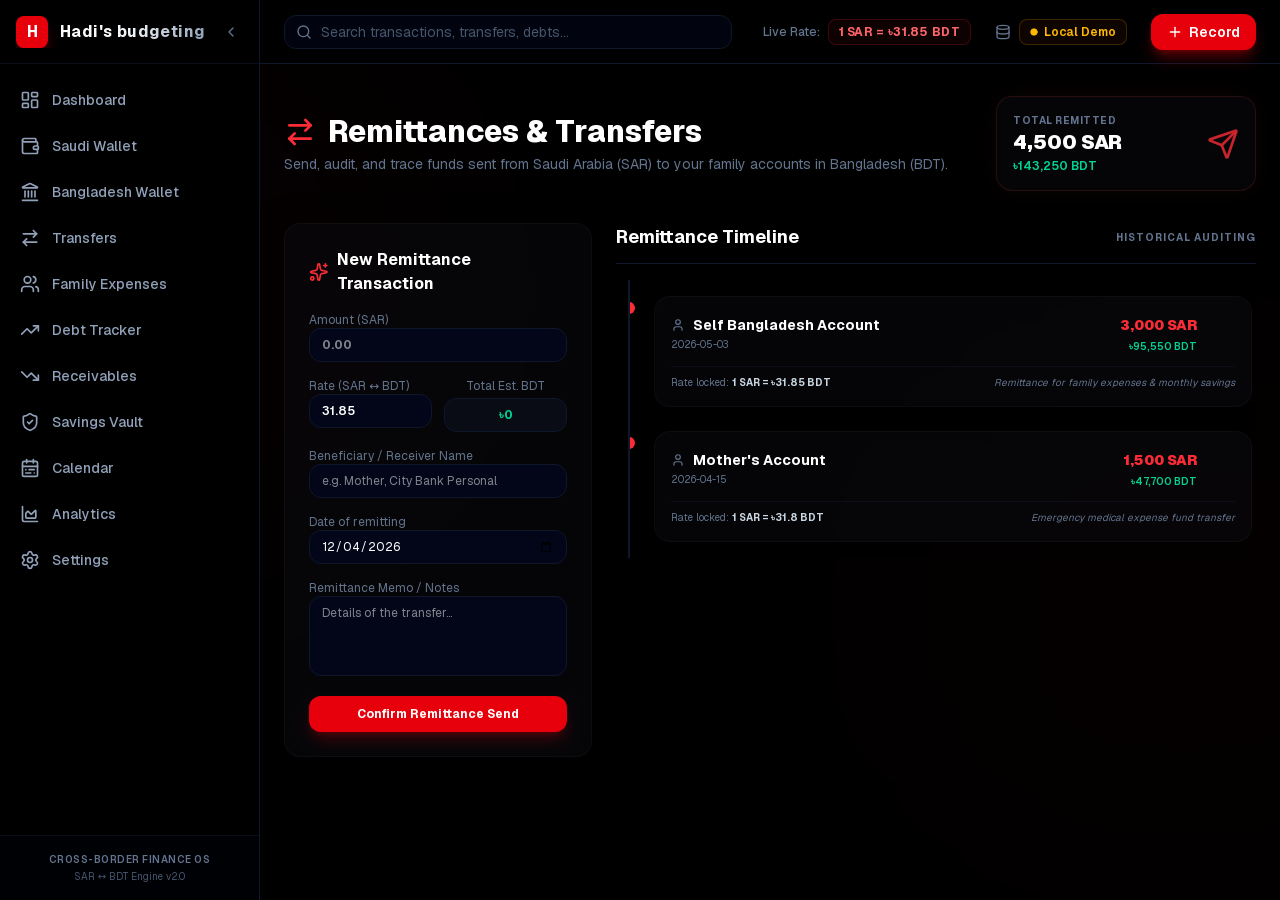
<file: transfers/index.html>
<!DOCTYPE html><html lang="en" class="geist_a71539c9-module__T19VSG__variable geist_mono_8d43a2aa-module__8Li5zG__variable h-full antialiased dark"><head><meta charSet="utf-8"/><meta name="viewport" content="width=device-width, initial-scale=1"/><link rel="preload" href="/_next/static/media/797e433ab948586e-s.p.09zddjkbdep5a.woff2" as="font" crossorigin="" type="font/woff2"/><link rel="preload" href="/_next/static/media/caa3a2e1cccd8315-s.p.09~u27dqhyhd6.woff2" as="font" crossorigin="" type="font/woff2"/><link rel="stylesheet" href="/_next/static/chunks/0rlf2y1ufq-sj.css" data-precedence="next"/><link rel="preload" as="script" fetchPriority="low" href="/_next/static/chunks/0b5i-yv-ub-pf.js"/><script src="/_next/static/chunks/0mxb0~0ghcuoy.js" async=""></script><script src="/_next/static/chunks/07lhk_q6pmm3r.js" async=""></script><script src="/_next/static/chunks/turbopack-0m.ix639ygwnv.js" async=""></script><script src="/_next/static/chunks/13_ql015-5f5x.js" async=""></script><script src="/_next/static/chunks/0n4z.7yu76je-.js" async=""></script><script src="/_next/static/chunks/0th4.hler8ajq.js" async=""></script><script src="/_next/static/chunks/0qp.bc42qihxy.js" async=""></script><script src="/_next/static/chunks/018a2bhu6j29a.js" async=""></script><meta name="next-size-adjust" content=""/><title>Hadi&#x27;s budgeting - Cross-Border Personal Finance OS</title><meta name="description" content="An ultra-premium expat cashflow tracker for Saudi Arabia and Bangladesh."/><link rel="icon" href="/favicon.ico?favicon.0x3dzn~oxb6tn.ico" sizes="256x256" type="image/x-icon"/><script src="/_next/static/chunks/03~yq9q893hmn.js" noModule=""></script></head><body class="h-full bg-black text-slate-100 flex flex-col font-sans relative overflow-x-hidden selection:bg-red-500/20 selection:text-red-200"><div hidden=""><!--$--><!--/$--></div><div class="absolute top-[10%] left-[-15%] w-[45%] h-[45%] rounded-full bg-red-600/5 blur-[150px] pointer-events-none"></div><div class="absolute bottom-[10%] right-[-15%] w-[45%] h-[45%] rounded-full bg-red-600/3 blur-[150px] pointer-events-none"></div><script src="/_next/static/chunks/0b5i-yv-ub-pf.js" id="_R_" async=""></script><script>(self.__next_f=self.__next_f||[]).push([0])</script><script>self.__next_f.push([1,"1:\"$Sreact.fragment\"\n2:I[69385,[\"/_next/static/chunks/13_ql015-5f5x.js\",\"/_next/static/chunks/0n4z.7yu76je-.js\",\"/_next/static/chunks/0th4.hler8ajq.js\",\"/_next/static/chunks/0qp.bc42qihxy.js\"],\"DualNestProvider\"]\n3:I[22140,[\"/_next/static/chunks/13_ql015-5f5x.js\",\"/_next/static/chunks/0n4z.7yu76je-.js\",\"/_next/static/chunks/0th4.hler8ajq.js\",\"/_next/static/chunks/0qp.bc42qihxy.js\"],\"Sidebar\"]\n4:I[2971,[\"/_next/static/chunks/13_ql015-5f5x.js\",\"/_next/static/chunks/0n4z.7yu76je-.js\",\"/_next/static/chunks/0th4.hler8ajq.js\",\"/_next/static/chunks/0qp.bc42qihxy.js\"],\"Header\"]\n5:I[39756,[\"/_next/static/chunks/13_ql015-5f5x.js\",\"/_next/static/chunks/0n4z.7yu76je-.js\",\"/_next/static/chunks/0th4.hler8ajq.js\",\"/_next/static/chunks/0qp.bc42qihxy.js\"],\"default\"]\n6:I[37457,[\"/_next/static/chunks/13_ql015-5f5x.js\",\"/_next/static/chunks/0n4z.7yu76je-.js\",\"/_next/static/chunks/0th4.hler8ajq.js\",\"/_next/static/chunks/0qp.bc42qihxy.js\"],\"default\"]\n7:I[47257,[\"/_next/static/chunks/13_ql015-5f5x.js\",\"/_next/static/chunks/0n4z.7yu76je-.js\",\"/_next/static/chunks/0th4.hler8ajq.js\",\"/_next/static/chunks/0qp.bc42qihxy.js\"],\"ClientPageRoot\"]\n8:I[72625,[\"/_next/static/chunks/13_ql015-5f5x.js\",\"/_next/static/chunks/0n4z.7yu76je-.js\",\"/_next/static/chunks/0th4.hler8ajq.js\",\"/_next/static/chunks/0qp.bc42qihxy.js\",\"/_next/static/chunks/018a2bhu6j29a.js\"],\"default\"]\nb:I[97367,[\"/_next/static/chunks/13_ql015-5f5x.js\",\"/_next/static/chunks/0n4z.7yu76je-.js\",\"/_next/static/chunks/0th4.hler8ajq.js\",\"/_next/static/chunks/0qp.bc42qihxy.js\"],\"OutletBoundary\"]\nc:\"$Sreact.suspense\"\nf:I[97367,[\"/_next/static/chunks/13_ql015-5f5x.js\",\"/_next/static/chunks/0n4z.7yu76je-.js\",\"/_next/static/chunks/0th4.hler8ajq.js\",\"/_next/static/chunks/0qp.bc42qihxy.js\"],\"ViewportBoundary\"]\n11:I[97367,[\"/_next/static/chunks/13_ql015-5f5x.js\",\"/_next/static/chunks/0n4z.7yu76je-.js\",\"/_next/static/chunks/0th4.hler8ajq.js\",\"/_next/static/chunks/0qp.bc42qihxy.js\"],\"MetadataBoundary\"]\n13:I[68027,[\"/_next/static/chunks/13_ql015-5f5x.js\",\"/_next/static/chunks/0n4z.7yu76je-.js\",\"/_next/static/chunks/0th4.hler8ajq.js\",\"/_next/static/chunks/0qp.bc42qihxy.js\"],\"default\",1]\n:HL[\"/_next/static/chunks/0rlf2y1ufq-sj.css\",\"style\"]\n:HL[\"/_next/static/media/797e433ab948586e-s.p.09zddjkbdep5a.woff2\",\"font\",{\"crossOrigin\":\"\",\"type\":\"font/woff2\"}]\n:HL[\"/_next/static/media/caa3a2e1cccd8315-s.p.09~u27dqhyhd6.woff2\",\"font\",{\"crossOrigin\":\"\",\"type\":\"font/woff2\"}]\n"])</script><script>self.__next_f.push([1,"0:{\"P\":null,\"c\":[\"\",\"transfers\",\"\"],\"q\":\"\",\"i\":false,\"f\":[[[\"\",{\"children\":[\"transfers\",{\"children\":[\"__PAGE__\",{}]}]},\"$undefined\",\"$undefined\",16],[[\"$\",\"$1\",\"c\",{\"children\":[[[\"$\",\"link\",\"0\",{\"rel\":\"stylesheet\",\"href\":\"/_next/static/chunks/0rlf2y1ufq-sj.css\",\"precedence\":\"next\",\"crossOrigin\":\"$undefined\",\"nonce\":\"$undefined\"}],[\"$\",\"script\",\"script-0\",{\"src\":\"/_next/static/chunks/13_ql015-5f5x.js\",\"async\":true,\"nonce\":\"$undefined\"}],[\"$\",\"script\",\"script-1\",{\"src\":\"/_next/static/chunks/0n4z.7yu76je-.js\",\"async\":true,\"nonce\":\"$undefined\"}],[\"$\",\"script\",\"script-2\",{\"src\":\"/_next/static/chunks/0th4.hler8ajq.js\",\"async\":true,\"nonce\":\"$undefined\"}],[\"$\",\"script\",\"script-3\",{\"src\":\"/_next/static/chunks/0qp.bc42qihxy.js\",\"async\":true,\"nonce\":\"$undefined\"}]],[\"$\",\"html\",null,{\"lang\":\"en\",\"className\":\"geist_a71539c9-module__T19VSG__variable geist_mono_8d43a2aa-module__8Li5zG__variable h-full antialiased dark\",\"children\":[\"$\",\"body\",null,{\"className\":\"h-full bg-black text-slate-100 flex flex-col font-sans relative overflow-x-hidden selection:bg-red-500/20 selection:text-red-200\",\"children\":[[\"$\",\"div\",null,{\"className\":\"absolute top-[10%] left-[-15%] w-[45%] h-[45%] rounded-full bg-red-600/5 blur-[150px] pointer-events-none\"}],[\"$\",\"div\",null,{\"className\":\"absolute bottom-[10%] right-[-15%] w-[45%] h-[45%] rounded-full bg-red-600/3 blur-[150px] pointer-events-none\"}],[\"$\",\"$L2\",null,{\"children\":[\"$\",\"div\",null,{\"className\":\"flex h-screen overflow-hidden w-full\",\"children\":[[\"$\",\"$L3\",null,{}],[\"$\",\"div\",null,{\"className\":\"flex flex-col flex-1 overflow-hidden\",\"children\":[[\"$\",\"$L4\",null,{}],[\"$\",\"main\",null,{\"className\":\"flex-1 overflow-y-auto px-6 py-8 relative\",\"children\":[\"$\",\"$L5\",null,{\"parallelRouterKey\":\"children\",\"error\":\"$undefined\",\"errorStyles\":\"$undefined\",\"errorScripts\":\"$undefined\",\"template\":[\"$\",\"$L6\",null,{}],\"templateStyles\":\"$undefined\",\"templateScripts\":\"$undefined\",\"notFound\":[[[\"$\",\"title\",null,{\"children\":\"404: This page could not be found.\"}],[\"$\",\"div\",null,{\"style\":{\"fontFamily\":\"system-ui,\\\"Segoe UI\\\",Roboto,Helvetica,Arial,sans-serif,\\\"Apple Color Emoji\\\",\\\"Segoe UI Emoji\\\"\",\"height\":\"100vh\",\"textAlign\":\"center\",\"display\":\"flex\",\"flexDirection\":\"column\",\"alignItems\":\"center\",\"justifyContent\":\"center\"},\"children\":[\"$\",\"div\",null,{\"children\":[[\"$\",\"style\",null,{\"dangerouslySetInnerHTML\":{\"__html\":\"body{color:#000;background:#fff;margin:0}.next-error-h1{border-right:1px solid rgba(0,0,0,.3)}@media (prefers-color-scheme:dark){body{color:#fff;background:#000}.next-error-h1{border-right:1px solid rgba(255,255,255,.3)}}\"}}],[\"$\",\"h1\",null,{\"className\":\"next-error-h1\",\"style\":{\"display\":\"inline-block\",\"margin\":\"0 20px 0 0\",\"padding\":\"0 23px 0 0\",\"fontSize\":24,\"fontWeight\":500,\"verticalAlign\":\"top\",\"lineHeight\":\"49px\"},\"children\":404}],[\"$\",\"div\",null,{\"style\":{\"display\":\"inline-block\"},\"children\":[\"$\",\"h2\",null,{\"style\":{\"fontSize\":14,\"fontWeight\":400,\"lineHeight\":\"49px\",\"margin\":0},\"children\":\"This page could not be found.\"}]}]]}]}]],[]],\"forbidden\":\"$undefined\",\"unauthorized\":\"$undefined\"}]}]]}]]}]}]]}]}]]}],{\"children\":[[\"$\",\"$1\",\"c\",{\"children\":[null,[\"$\",\"$L5\",null,{\"parallelRouterKey\":\"children\",\"error\":\"$undefined\",\"errorStyles\":\"$undefined\",\"errorScripts\":\"$undefined\",\"template\":[\"$\",\"$L6\",null,{}],\"templateStyles\":\"$undefined\",\"templateScripts\":\"$undefined\",\"notFound\":\"$undefined\",\"forbidden\":\"$undefined\",\"unauthorized\":\"$undefined\"}]]}],{\"children\":[[\"$\",\"$1\",\"c\",{\"children\":[[\"$\",\"$L7\",null,{\"Component\":\"$8\",\"serverProvidedParams\":{\"searchParams\":{},\"params\":{},\"promises\":[\"$@9\",\"$@a\"]}}],[[\"$\",\"script\",\"script-0\",{\"src\":\"/_next/static/chunks/018a2bhu6j29a.js\",\"async\":true,\"nonce\":\"$undefined\"}]],[\"$\",\"$Lb\",null,{\"children\":[\"$\",\"$c\",null,{\"name\":\"Next.MetadataOutlet\",\"children\":\"$@d\"}]}]]}],{},null,false,null]},null,false,\"$@e\"]},null,false,null],[\"$\",\"$1\",\"h\",{\"children\":[null,[\"$\",\"$Lf\",null,{\"children\":\"$L10\"}],[\"$\",\"div\",null,{\"hidden\":true,\"children\":[\"$\",\"$L11\",null,{\"children\":[\"$\",\"$c\",null,{\"name\":\"Next.Metadata\",\"children\":\"$L12\"}]}]}],[\"$\",\"meta\",null,{\"name\":\"next-size-adjust\",\"content\":\"\"}]]}],false]],\"m\":\"$undefined\",\"G\":[\"$13\",[[\"$\",\"link\",\"0\",{\"rel\":\"stylesheet\",\"href\":\"/_next/static/chunks/0rlf2y1ufq-sj.css\",\"precedence\":\"next\",\"crossOrigin\":\"$undefined\",\"nonce\":\"$undefined\"}]]],\"S\":true,\"h\":null,\"s\":\"$undefined\",\"l\":\"$undefined\",\"p\":\"$undefined\",\"d\":\"$undefined\",\"b\":\"4zT93mLuRUshVkmMHYWmA\"}\n"])</script><script>self.__next_f.push([1,"14:[]\ne:\"$W14\"\n9:{}\na:\"$0:f:0:1:1:children:1:children:0:props:children:0:props:serverProvidedParams:params\"\n"])</script><script>self.__next_f.push([1,"10:[[\"$\",\"meta\",\"0\",{\"charSet\":\"utf-8\"}],[\"$\",\"meta\",\"1\",{\"name\":\"viewport\",\"content\":\"width=device-width, initial-scale=1\"}]]\n"])</script><script>self.__next_f.push([1,"15:I[27201,[\"/_next/static/chunks/13_ql015-5f5x.js\",\"/_next/static/chunks/0n4z.7yu76je-.js\",\"/_next/static/chunks/0th4.hler8ajq.js\",\"/_next/static/chunks/0qp.bc42qihxy.js\"],\"IconMark\"]\nd:null\n12:[[\"$\",\"title\",\"0\",{\"children\":\"Hadi's budgeting - Cross-Border Personal Finance OS\"}],[\"$\",\"meta\",\"1\",{\"name\":\"description\",\"content\":\"An ultra-premium expat cashflow tracker for Saudi Arabia and Bangladesh.\"}],[\"$\",\"link\",\"2\",{\"rel\":\"icon\",\"href\":\"/favicon.ico?favicon.0x3dzn~oxb6tn.ico\",\"sizes\":\"256x256\",\"type\":\"image/x-icon\"}],[\"$\",\"$L15\",\"3\",{}]]\n"])</script></body></html>
</file>
<file: _next/static/chunks/0rlf2y1ufq-sj.css>
@font-face{font-family:Geist;font-style:normal;font-weight:100 900;font-display:swap;src:url(../media/fef07dbb0973bf53-s.12tyk43_3sh9u.woff2)format("woff2");unicode-range:U+460-52F,U+1C80-1C8A,U+20B4,U+2DE0-2DFF,U+A640-A69F,U+FE2E-FE2F}@font-face{font-family:Geist;font-style:normal;font-weight:100 900;font-display:swap;src:url(../media/8a480f0b521d4e75-s.0jzbimsg8vl84.woff2)format("woff2");unicode-range:U+301,U+400-45F,U+490-491,U+4B0-4B1,U+2116}@font-face{font-family:Geist;font-style:normal;font-weight:100 900;font-display:swap;src:url(../media/53b9e256198e5412-s.0-wfv7uh4i7h9.woff2)format("woff2");unicode-range:U+102-103,U+110-111,U+128-129,U+168-169,U+1A0-1A1,U+1AF-1B0,U+300-301,U+303-304,U+308-309,U+323,U+329,U+1EA0-1EF9,U+20AB}@font-face{font-family:Geist;font-style:normal;font-weight:100 900;font-display:swap;src:url(../media/7178b3e590c64307-s.0nx0ww8fni_q3.woff2)format("woff2");unicode-range:U+100-2BA,U+2BD-2C5,U+2C7-2CC,U+2CE-2D7,U+2DD-2FF,U+304,U+308,U+329,U+1D00-1DBF,U+1E00-1E9F,U+1EF2-1EFF,U+2020,U+20A0-20AB,U+20AD-20C0,U+2113,U+2C60-2C7F,U+A720-A7FF}@font-face{font-family:Geist;font-style:normal;font-weight:100 900;font-display:swap;src:url(../media/caa3a2e1cccd8315-s.p.09~u27dqhyhd6.woff2)format("woff2");unicode-range:U+??,U+131,U+152-153,U+2BB-2BC,U+2C6,U+2DA,U+2DC,U+304,U+308,U+329,U+2000-206F,U+20AC,U+2122,U+2191,U+2193,U+2212,U+2215,U+FEFF,U+FFFD}@font-face{font-family:Geist Fallback;src:local(Arial);ascent-override:95.94%;descent-override:28.16%;line-gap-override:0.0%;size-adjust:104.76%}.geist_a71539c9-module__T19VSG__className{font-family:Geist,Geist Fallback;font-style:normal}.geist_a71539c9-module__T19VSG__variable{--font-geist-sans:"Geist", "Geist Fallback"}
@font-face{font-family:Geist Mono;font-style:normal;font-weight:100 900;font-display:swap;src:url(../media/5ce348bf30bf5439-s.0ee55_hj9qcer.woff2)format("woff2");unicode-range:U+460-52F,U+1C80-1C8A,U+20B4,U+2DE0-2DFF,U+A640-A69F,U+FE2E-FE2F}@font-face{font-family:Geist Mono;font-style:normal;font-weight:100 900;font-display:swap;src:url(../media/4fa387ec64143e14-s.0.qu-9752pffj.woff2)format("woff2");unicode-range:U+301,U+400-45F,U+490-491,U+4B0-4B1,U+2116}@font-face{font-family:Geist Mono;font-style:normal;font-weight:100 900;font-display:swap;src:url(../media/6306c77e7c8268e4-s.0mao5jbfbduzp.woff2)format("woff2");unicode-range:U+2000-2001,U+2004-2008,U+200A,U+23B8-23BD,U+2500-259F}@font-face{font-family:Geist Mono;font-style:normal;font-weight:100 900;font-display:swap;src:url(../media/7d817b4c03b0c5f1-s.0uzt.a6d44yda.woff2)format("woff2");unicode-range:U+102-103,U+110-111,U+128-129,U+168-169,U+1A0-1A1,U+1AF-1B0,U+300-301,U+303-304,U+308-309,U+323,U+329,U+1EA0-1EF9,U+20AB}@font-face{font-family:Geist Mono;font-style:normal;font-weight:100 900;font-display:swap;src:url(../media/bbc41e54d2fcbd21-s.0mvwgmnhv29no.woff2)format("woff2");unicode-range:U+100-2BA,U+2BD-2C5,U+2C7-2CC,U+2CE-2D7,U+2DD-2FF,U+304,U+308,U+329,U+1D00-1DBF,U+1E00-1E9F,U+1EF2-1EFF,U+2020,U+20A0-20AB,U+20AD-20C0,U+2113,U+2C60-2C7F,U+A720-A7FF}@font-face{font-family:Geist Mono;font-style:normal;font-weight:100 900;font-display:swap;src:url(../media/797e433ab948586e-s.p.09zddjkbdep5a.woff2)format("woff2");unicode-range:U+??,U+131,U+152-153,U+2BB-2BC,U+2C6,U+2DA,U+2DC,U+304,U+308,U+329,U+2000-206F,U+20AC,U+2122,U+2191,U+2193,U+2212,U+2215,U+FEFF,U+FFFD}@font-face{font-family:Geist Mono Fallback;src:local(Arial);ascent-override:74.67%;descent-override:21.92%;line-gap-override:0.0%;size-adjust:134.59%}.geist_mono_8d43a2aa-module__8Li5zG__className{font-family:Geist Mono,Geist Mono Fallback;font-style:normal}.geist_mono_8d43a2aa-module__8Li5zG__variable{--font-geist-mono:"Geist Mono", "Geist Mono Fallback"}
@layer properties{@supports (((-webkit-hyphens:none)) and (not (margin-trim:inline))) or ((-moz-orient:inline) and (not (color:rgb(from red r g b)))){*,:before,:after,::backdrop{--tw-rotate-x:initial;--tw-rotate-y:initial;--tw-rotate-z:initial;--tw-skew-x:initial;--tw-skew-y:initial;--tw-space-y-reverse:0;--tw-space-x-reverse:0;--tw-border-style:solid;--tw-gradient-position:initial;--tw-gradient-from:#0000;--tw-gradient-via:#0000;--tw-gradient-to:#0000;--tw-gradient-stops:initial;--tw-gradient-via-stops:initial;--tw-gradient-from-position:0%;--tw-gradient-via-position:50%;--tw-gradient-to-position:100%;--tw-leading:initial;--tw-font-weight:initial;--tw-tracking:initial;--tw-shadow:0 0 #0000;--tw-shadow-color:initial;--tw-shadow-alpha:100%;--tw-inset-shadow:0 0 #0000;--tw-inset-shadow-color:initial;--tw-inset-shadow-alpha:100%;--tw-ring-color:initial;--tw-ring-shadow:0 0 #0000;--tw-inset-ring-color:initial;--tw-inset-ring-shadow:0 0 #0000;--tw-ring-inset:initial;--tw-ring-offset-width:0px;--tw-ring-offset-color:#fff;--tw-ring-offset-shadow:0 0 #0000;--tw-blur:initial;--tw-brightness:initial;--tw-contrast:initial;--tw-grayscale:initial;--tw-hue-rotate:initial;--tw-invert:initial;--tw-opacity:initial;--tw-saturate:initial;--tw-sepia:initial;--tw-drop-shadow:initial;--tw-drop-shadow-color:initial;--tw-drop-shadow-alpha:100%;--tw-drop-shadow-size:initial;--tw-backdrop-blur:initial;--tw-backdrop-brightness:initial;--tw-backdrop-contrast:initial;--tw-backdrop-grayscale:initial;--tw-backdrop-hue-rotate:initial;--tw-backdrop-invert:initial;--tw-backdrop-opacity:initial;--tw-backdrop-saturate:initial;--tw-backdrop-sepia:initial;--tw-duration:initial}}}@layer theme{:root,:host{--color-red-200:#ffcaca;--color-red-300:#ffa3a3;--color-red-400:#ff6568;--color-red-500:#fb2c36;--color-red-600:#e40014;--color-red-900:#82181a;--color-red-950:#460809;--color-amber-400:#fcbb00;--color-amber-500:#f99c00;--color-amber-950:#461901;--color-emerald-400:#00d294;--color-emerald-500:#00bb7f;--color-emerald-600:#009767;--color-emerald-950:#002c22;--color-indigo-400:#7d87ff;--color-indigo-500:#625fff;--color-indigo-600:#4f39f6;--color-indigo-950:#1e1a4d;--color-purple-400:#c07eff;--color-purple-500:#ac4bff;--color-purple-950:#3c0366;--color-rose-500:#ff2357;--color-slate-100:#f1f5f9;--color-slate-300:#cad5e2;--color-slate-400:#90a1b9;--color-slate-500:#62748e;--color-slate-600:#45556c;--color-slate-800:#1d293d;--color-slate-900:#0f172b;--color-slate-950:#020618;--color-black:#000;--color-white:#fff;--spacing:.25rem;--container-md:28rem;--container-lg:32rem;--container-3xl:48rem;--text-xs:.75rem;--text-xs--line-height:calc(1 / .75);--text-sm:.875rem;--text-sm--line-height:calc(1.25 / .875);--text-base:1rem;--text-base--line-height:calc(1.5 / 1);--text-lg:1.125rem;--text-lg--line-height:calc(1.75 / 1.125);--text-xl:1.25rem;--text-xl--line-height:calc(1.75 / 1.25);--text-2xl:1.5rem;--text-2xl--line-height:calc(2 / 1.5);--text-3xl:1.875rem;--text-3xl--line-height:calc(2.25 / 1.875);--text-5xl:3rem;--text-5xl--line-height:1;--font-weight-medium:500;--font-weight-semibold:600;--font-weight-bold:700;--font-weight-extrabold:800;--font-weight-black:900;--tracking-wide:.025em;--tracking-wider:.05em;--tracking-widest:.1em;--leading-relaxed:1.625;--radius-md:.375rem;--radius-lg:.5rem;--radius-xl:.75rem;--radius-2xl:1rem;--animate-spin:spin 1s linear infinite;--animate-pulse:pulse 2s cubic-bezier(.4, 0, .6, 1) infinite;--blur-sm:8px;--blur-md:12px;--blur-xl:24px;--default-transition-duration:.15s;--default-transition-timing-function:cubic-bezier(.4, 0, .2, 1);--default-font-family:var(--font-geist-sans);--default-mono-font-family:var(--font-geist-mono)}@supports (color:lab(0% 0 0)){:root,:host{--color-red-200:lab(86.017% 19.8815 7.75869);--color-red-300:lab(76.5514% 36.422 15.5335);--color-red-400:lab(63.7053% 60.745 31.3109);--color-red-500:lab(55.4814% 75.0732 48.8528);--color-red-600:lab(48.4493% 77.4328 61.5452);--color-red-900:lab(28.5139% 44.5539 29.0463);--color-red-950:lab(13.003% 29.04 16.7519);--color-amber-400:lab(80.1641% 16.6016 99.2089);--color-amber-500:lab(72.7183% 31.8672 97.9407);--color-amber-950:lab(15.8111% 20.9107 23.3752);--color-emerald-400:lab(75.0771% -60.7313 19.4147);--color-emerald-500:lab(66.9756% -58.27 19.5419);--color-emerald-600:lab(55.0481% -49.9246 15.93);--color-emerald-950:lab(15.0582% -17.9507 2.38369);--color-indigo-400:lab(59.866% 22.4834 -64.4485);--color-indigo-500:lab(48.295% 38.3129 -81.9673);--color-indigo-600:lab(38.4009% 52.6132 -92.3857);--color-indigo-950:lab(12.4853% 14.9672 -31.3418);--color-purple-400:lab(63.6946% 47.6127 -59.2066);--color-purple-500:lab(52.0183% 66.11 -78.2316);--color-purple-950:lab(14.8253% 38.9005 -44.5861);--color-rose-500:lab(56.101% 79.4328 31.4532);--color-slate-100:lab(96.286% -.852436 -2.46847);--color-slate-300:lab(84.7652% -1.94535 -7.93337);--color-slate-400:lab(65.5349% -2.25151 -14.5072);--color-slate-500:lab(48.0876% -2.03595 -16.5814);--color-slate-600:lab(35.5623% -1.74978 -15.4316);--color-slate-800:lab(16.132% -.318035 -14.6672);--color-slate-900:lab(7.78673% 1.82345 -15.0537);--color-slate-950:lab(1.76974% 1.32743 -9.28855)}}}@layer base{*,:after,:before,::backdrop{box-sizing:border-box;border:0 solid;margin:0;padding:0}::file-selector-button{box-sizing:border-box;border:0 solid;margin:0;padding:0}html,:host{-webkit-text-size-adjust:100%;tab-size:4;line-height:1.5;font-family:var(--default-font-family,ui-sans-serif, system-ui, sans-serif, "Apple Color Emoji", "Segoe UI Emoji", "Segoe UI Symbol", "Noto Color Emoji");font-feature-settings:var(--default-font-feature-settings,normal);font-variation-settings:var(--default-font-variation-settings,normal);-webkit-tap-highlight-color:transparent}hr{height:0;color:inherit;border-top-width:1px}abbr:where([title]){-webkit-text-decoration:underline dotted;text-decoration:underline dotted}h1,h2,h3,h4,h5,h6{font-size:inherit;font-weight:inherit}a{color:inherit;-webkit-text-decoration:inherit;-webkit-text-decoration:inherit;-webkit-text-decoration:inherit;-webkit-text-decoration:inherit;text-decoration:inherit}b,strong{font-weight:bolder}code,kbd,samp,pre{font-family:var(--default-mono-font-family,ui-monospace, SFMono-Regular, Menlo, Monaco, Consolas, "Liberation Mono", "Courier New", monospace);font-feature-settings:var(--default-mono-font-feature-settings,normal);font-variation-settings:var(--default-mono-font-variation-settings,normal);font-size:1em}small{font-size:80%}sub,sup{vertical-align:baseline;font-size:75%;line-height:0;position:relative}sub{bottom:-.25em}sup{top:-.5em}table{text-indent:0;border-color:inherit;border-collapse:collapse}:-moz-focusring{outline:auto}progress{vertical-align:baseline}summary{display:list-item}ol,ul,menu{list-style:none}img,svg,video,canvas,audio,iframe,embed,object{vertical-align:middle;display:block}img,video{max-width:100%;height:auto}button,input,select,optgroup,textarea{font:inherit;font-feature-settings:inherit;font-variation-settings:inherit;letter-spacing:inherit;color:inherit;opacity:1;background-color:#0000;border-radius:0}::file-selector-button{font:inherit;font-feature-settings:inherit;font-variation-settings:inherit;letter-spacing:inherit;color:inherit;opacity:1;background-color:#0000;border-radius:0}:where(select:is([multiple],[size])) optgroup{font-weight:bolder}:where(select:is([multiple],[size])) optgroup option{padding-inline-start:20px}::file-selector-button{margin-inline-end:4px}::placeholder{opacity:1}@supports (not ((-webkit-appearance:-apple-pay-button))) or (contain-intrinsic-size:1px){::placeholder{color:currentColor}@supports (color:color-mix(in lab, red, red)){::placeholder{color:color-mix(in oklab, currentcolor 50%, transparent)}}}textarea{resize:vertical}::-webkit-search-decoration{-webkit-appearance:none}::-webkit-date-and-time-value{min-height:1lh;text-align:inherit}::-webkit-datetime-edit{display:inline-flex}::-webkit-datetime-edit-fields-wrapper{padding:0}::-webkit-datetime-edit{padding-block:0}::-webkit-datetime-edit-year-field{padding-block:0}::-webkit-datetime-edit-month-field{padding-block:0}::-webkit-datetime-edit-day-field{padding-block:0}::-webkit-datetime-edit-hour-field{padding-block:0}::-webkit-datetime-edit-minute-field{padding-block:0}::-webkit-datetime-edit-second-field{padding-block:0}::-webkit-datetime-edit-millisecond-field{padding-block:0}::-webkit-datetime-edit-meridiem-field{padding-block:0}::-webkit-calendar-picker-indicator{line-height:1}:-moz-ui-invalid{box-shadow:none}button,input:where([type=button],[type=reset],[type=submit]){appearance:button}::file-selector-button{appearance:button}::-webkit-inner-spin-button{height:auto}::-webkit-outer-spin-button{height:auto}[hidden]:where(:not([hidden=until-found])){display:none!important}}@layer components;@layer utilities{.pointer-events-none{pointer-events:none}.absolute{position:absolute}.fixed{position:fixed}.relative{position:relative}.static{position:static}.sticky{position:sticky}.inset-0{inset:calc(var(--spacing) * 0)}.inset-y-0{inset-block:calc(var(--spacing) * 0)}.top-0{top:calc(var(--spacing) * 0)}.top-1\.5{top:calc(var(--spacing) * 1.5)}.top-\[10\%\]{top:10%}.right-0{right:calc(var(--spacing) * 0)}.right-3{right:calc(var(--spacing) * 3)}.right-6{right:calc(var(--spacing) * 6)}.right-\[-15\%\]{right:-15%}.bottom-6{bottom:calc(var(--spacing) * 6)}.bottom-\[10\%\]{bottom:10%}.-left-\[31px\]{left:-31px}.left-3{left:calc(var(--spacing) * 3)}.left-\[-15\%\]{left:-15%}.z-30{z-index:30}.z-40{z-index:40}.z-50{z-index:50}.col-span-2{grid-column:span 2/span 2}.mx-auto{margin-inline:auto}.mt-0\.5{margin-top:calc(var(--spacing) * .5)}.mt-1{margin-top:calc(var(--spacing) * 1)}.mt-1\.5{margin-top:calc(var(--spacing) * 1.5)}.mt-2{margin-top:calc(var(--spacing) * 2)}.mt-3{margin-top:calc(var(--spacing) * 3)}.mt-4{margin-top:calc(var(--spacing) * 4)}.mt-6{margin-top:calc(var(--spacing) * 6)}.mb-1{margin-bottom:calc(var(--spacing) * 1)}.mb-2{margin-bottom:calc(var(--spacing) * 2)}.mb-4{margin-bottom:calc(var(--spacing) * 4)}.mb-6{margin-bottom:calc(var(--spacing) * 6)}.ml-1{margin-left:calc(var(--spacing) * 1)}.ml-3{margin-left:calc(var(--spacing) * 3)}.block{display:block}.flex{display:flex}.grid{display:grid}.hidden{display:none}.inline{display:inline}.h-1\.5{height:calc(var(--spacing) * 1.5)}.h-2{height:calc(var(--spacing) * 2)}.h-2\.5{height:calc(var(--spacing) * 2.5)}.h-3{height:calc(var(--spacing) * 3)}.h-3\.5{height:calc(var(--spacing) * 3.5)}.h-4{height:calc(var(--spacing) * 4)}.h-4\.5{height:calc(var(--spacing) * 4.5)}.h-5{height:calc(var(--spacing) * 5)}.h-8{height:calc(var(--spacing) * 8)}.h-10{height:calc(var(--spacing) * 10)}.h-16{height:calc(var(--spacing) * 16)}.h-20{height:calc(var(--spacing) * 20)}.h-24{height:calc(var(--spacing) * 24)}.h-\[45\%\]{height:45%}.h-\[70vh\]{height:70vh}.h-\[180px\]{height:180px}.h-\[250px\]{height:250px}.h-\[300px\]{height:300px}.h-fit{height:fit-content}.h-full{height:100%}.h-screen{height:100vh}.max-h-\[75px\]{max-height:75px}.max-h-\[400px\]{max-height:400px}.max-h-\[450px\]{max-height:450px}.max-h-\[500px\]{max-height:500px}.min-h-\[100px\]{min-height:100px}.min-h-\[110px\]{min-height:110px}.w-1\.5{width:calc(var(--spacing) * 1.5)}.w-1\/2{width:50%}.w-2{width:calc(var(--spacing) * 2)}.w-2\.5{width:calc(var(--spacing) * 2.5)}.w-3{width:calc(var(--spacing) * 3)}.w-3\.5{width:calc(var(--spacing) * 3.5)}.w-4{width:calc(var(--spacing) * 4)}.w-4\.5{width:calc(var(--spacing) * 4.5)}.w-5{width:calc(var(--spacing) * 5)}.w-8{width:calc(var(--spacing) * 8)}.w-10{width:calc(var(--spacing) * 10)}.w-24{width:calc(var(--spacing) * 24)}.w-\[45\%\]{width:45%}.w-full{width:100%}.max-w-3xl{max-width:var(--container-3xl)}.max-w-\[55px\]{max-width:55px}.max-w-lg{max-width:var(--container-lg)}.max-w-md{max-width:var(--container-md)}.min-w-\[120px\]{min-width:120px}.min-w-\[240px\]{min-width:240px}.min-w-\[260px\]{min-width:260px}.flex-1{flex:1}.flex-shrink-0,.shrink-0{flex-shrink:0}.rotate-180{rotate:180deg}.transform{transform:var(--tw-rotate-x,) var(--tw-rotate-y,) var(--tw-rotate-z,) var(--tw-skew-x,) var(--tw-skew-y,)}.animate-pulse{animation:var(--animate-pulse)}.animate-spin{animation:var(--animate-spin)}.cursor-pointer{cursor:pointer}.resize-none{resize:none}.scrollbar-thin{scrollbar-width:thin}.grid-cols-2{grid-template-columns:repeat(2,minmax(0,1fr))}.grid-cols-3{grid-template-columns:repeat(3,minmax(0,1fr))}.grid-cols-5{grid-template-columns:repeat(5,minmax(0,1fr))}.grid-cols-7{grid-template-columns:repeat(7,minmax(0,1fr))}.flex-col{flex-direction:column}.items-baseline{align-items:baseline}.items-center{align-items:center}.items-start{align-items:flex-start}.justify-between{justify-content:space-between}.justify-center{justify-content:center}.gap-1{gap:calc(var(--spacing) * 1)}.gap-2{gap:calc(var(--spacing) * 2)}.gap-3{gap:calc(var(--spacing) * 3)}.gap-4{gap:calc(var(--spacing) * 4)}.gap-6{gap:calc(var(--spacing) * 6)}:where(.space-y-0\.5>:not(:last-child)){--tw-space-y-reverse:0;margin-block-start:calc(calc(var(--spacing) * .5) * var(--tw-space-y-reverse));margin-block-end:calc(calc(var(--spacing) * .5) * calc(1 - var(--tw-space-y-reverse)))}:where(.space-y-1>:not(:last-child)){--tw-space-y-reverse:0;margin-block-start:calc(calc(var(--spacing) * 1) * var(--tw-space-y-reverse));margin-block-end:calc(calc(var(--spacing) * 1) * calc(1 - var(--tw-space-y-reverse)))}:where(.space-y-1\.5>:not(:last-child)){--tw-space-y-reverse:0;margin-block-start:calc(calc(var(--spacing) * 1.5) * var(--tw-space-y-reverse));margin-block-end:calc(calc(var(--spacing) * 1.5) * calc(1 - var(--tw-space-y-reverse)))}:where(.space-y-2>:not(:last-child)){--tw-space-y-reverse:0;margin-block-start:calc(calc(var(--spacing) * 2) * var(--tw-space-y-reverse));margin-block-end:calc(calc(var(--spacing) * 2) * calc(1 - var(--tw-space-y-reverse)))}:where(.space-y-3>:not(:last-child)){--tw-space-y-reverse:0;margin-block-start:calc(calc(var(--spacing) * 3) * var(--tw-space-y-reverse));margin-block-end:calc(calc(var(--spacing) * 3) * calc(1 - var(--tw-space-y-reverse)))}:where(.space-y-4>:not(:last-child)){--tw-space-y-reverse:0;margin-block-start:calc(calc(var(--spacing) * 4) * var(--tw-space-y-reverse));margin-block-end:calc(calc(var(--spacing) * 4) * calc(1 - var(--tw-space-y-reverse)))}:where(.space-y-6>:not(:last-child)){--tw-space-y-reverse:0;margin-block-start:calc(calc(var(--spacing) * 6) * var(--tw-space-y-reverse));margin-block-end:calc(calc(var(--spacing) * 6) * calc(1 - var(--tw-space-y-reverse)))}:where(.space-y-8>:not(:last-child)){--tw-space-y-reverse:0;margin-block-start:calc(calc(var(--spacing) * 8) * var(--tw-space-y-reverse));margin-block-end:calc(calc(var(--spacing) * 8) * calc(1 - var(--tw-space-y-reverse)))}:where(.space-x-0\.5>:not(:last-child)){--tw-space-x-reverse:0;margin-inline-start:calc(calc(var(--spacing) * .5) * var(--tw-space-x-reverse));margin-inline-end:calc(calc(var(--spacing) * .5) * calc(1 - var(--tw-space-x-reverse)))}:where(.space-x-1>:not(:last-child)){--tw-space-x-reverse:0;margin-inline-start:calc(calc(var(--spacing) * 1) * var(--tw-space-x-reverse));margin-inline-end:calc(calc(var(--spacing) * 1) * calc(1 - var(--tw-space-x-reverse)))}:where(.space-x-1\.5>:not(:last-child)){--tw-space-x-reverse:0;margin-inline-start:calc(calc(var(--spacing) * 1.5) * var(--tw-space-x-reverse));margin-inline-end:calc(calc(var(--spacing) * 1.5) * calc(1 - var(--tw-space-x-reverse)))}:where(.space-x-2>:not(:last-child)){--tw-space-x-reverse:0;margin-inline-start:calc(calc(var(--spacing) * 2) * var(--tw-space-x-reverse));margin-inline-end:calc(calc(var(--spacing) * 2) * calc(1 - var(--tw-space-x-reverse)))}:where(.space-x-3>:not(:last-child)){--tw-space-x-reverse:0;margin-inline-start:calc(calc(var(--spacing) * 3) * var(--tw-space-x-reverse));margin-inline-end:calc(calc(var(--spacing) * 3) * calc(1 - var(--tw-space-x-reverse)))}:where(.space-x-4>:not(:last-child)){--tw-space-x-reverse:0;margin-inline-start:calc(calc(var(--spacing) * 4) * var(--tw-space-x-reverse));margin-inline-end:calc(calc(var(--spacing) * 4) * calc(1 - var(--tw-space-x-reverse)))}:where(.space-x-6>:not(:last-child)){--tw-space-x-reverse:0;margin-inline-start:calc(calc(var(--spacing) * 6) * var(--tw-space-x-reverse));margin-inline-end:calc(calc(var(--spacing) * 6) * calc(1 - var(--tw-space-x-reverse)))}.truncate{text-overflow:ellipsis;white-space:nowrap;overflow:hidden}.overflow-hidden{overflow:hidden}.overflow-x-hidden{overflow-x:hidden}.overflow-y-auto{overflow-y:auto}.rounded{border-radius:.25rem}.rounded-2xl{border-radius:var(--radius-2xl)}.rounded-full{border-radius:3.40282e38px}.rounded-lg{border-radius:var(--radius-lg)}.rounded-md{border-radius:var(--radius-md)}.rounded-xl{border-radius:var(--radius-xl)}.border{border-style:var(--tw-border-style);border-width:1px}.border-4{border-style:var(--tw-border-style);border-width:4px}.border-t{border-top-style:var(--tw-border-style);border-top-width:1px}.border-r{border-right-style:var(--tw-border-style);border-right-width:1px}.border-b{border-bottom-style:var(--tw-border-style);border-bottom-width:1px}.border-l{border-left-style:var(--tw-border-style);border-left-width:1px}.border-l-2{border-left-style:var(--tw-border-style);border-left-width:2px}.border-amber-500\/20{border-color:#f99c0033}@supports (color:color-mix(in lab, red, red)){.border-amber-500\/20{border-color:color-mix(in oklab, var(--color-amber-500) 20%, transparent)}}.border-emerald-500\/20{border-color:#00bb7f33}@supports (color:color-mix(in lab, red, red)){.border-emerald-500\/20{border-color:color-mix(in oklab, var(--color-emerald-500) 20%, transparent)}}.border-emerald-500\/30{border-color:#00bb7f4d}@supports (color:color-mix(in lab, red, red)){.border-emerald-500\/30{border-color:color-mix(in oklab, var(--color-emerald-500) 30%, transparent)}}.border-indigo-500\/20{border-color:#625fff33}@supports (color:color-mix(in lab, red, red)){.border-indigo-500\/20{border-color:color-mix(in oklab, var(--color-indigo-500) 20%, transparent)}}.border-purple-500\/20{border-color:#ac4bff33}@supports (color:color-mix(in lab, red, red)){.border-purple-500\/20{border-color:color-mix(in oklab, var(--color-purple-500) 20%, transparent)}}.border-red-500{border-color:var(--color-red-500)}.border-red-500\/20{border-color:#fb2c3633}@supports (color:color-mix(in lab, red, red)){.border-red-500\/20{border-color:color-mix(in oklab, var(--color-red-500) 20%, transparent)}}.border-red-500\/30{border-color:#fb2c364d}@supports (color:color-mix(in lab, red, red)){.border-red-500\/30{border-color:color-mix(in oklab, var(--color-red-500) 30%, transparent)}}.border-red-600{border-color:var(--color-red-600)}.border-red-600\/20{border-color:#e4001433}@supports (color:color-mix(in lab, red, red)){.border-red-600\/20{border-color:color-mix(in oklab, var(--color-red-600) 20%, transparent)}}.border-red-900\/10{border-color:#82181a1a}@supports (color:color-mix(in lab, red, red)){.border-red-900\/10{border-color:color-mix(in oklab, var(--color-red-900) 10%, transparent)}}.border-red-900\/30{border-color:#82181a4d}@supports (color:color-mix(in lab, red, red)){.border-red-900\/30{border-color:color-mix(in oklab, var(--color-red-900) 30%, transparent)}}.border-red-950\/30{border-color:#4608094d}@supports (color:color-mix(in lab, red, red)){.border-red-950\/30{border-color:color-mix(in oklab, var(--color-red-950) 30%, transparent)}}.border-slate-800{border-color:var(--color-slate-800)}.border-slate-900{border-color:var(--color-slate-900)}.border-slate-900\/35{border-color:#0f172b59}@supports (color:color-mix(in lab, red, red)){.border-slate-900\/35{border-color:color-mix(in oklab, var(--color-slate-900) 35%, transparent)}}.border-slate-900\/60{border-color:#0f172b99}@supports (color:color-mix(in lab, red, red)){.border-slate-900\/60{border-color:color-mix(in oklab, var(--color-slate-900) 60%, transparent)}}.border-slate-950{border-color:var(--color-slate-950)}.border-t-transparent{border-top-color:#0000}.bg-amber-950\/20{background-color:#46190133}@supports (color:color-mix(in lab, red, red)){.bg-amber-950\/20{background-color:color-mix(in oklab, var(--color-amber-950) 20%, transparent)}}.bg-black{background-color:var(--color-black)}.bg-black\/75{background-color:#000000bf}@supports (color:color-mix(in lab, red, red)){.bg-black\/75{background-color:color-mix(in oklab, var(--color-black) 75%, transparent)}}.bg-black\/80{background-color:#000c}@supports (color:color-mix(in lab, red, red)){.bg-black\/80{background-color:color-mix(in oklab, var(--color-black) 80%, transparent)}}.bg-emerald-500{background-color:var(--color-emerald-500)}.bg-emerald-600{background-color:var(--color-emerald-600)}.bg-emerald-950\/20{background-color:#002c2233}@supports (color:color-mix(in lab, red, red)){.bg-emerald-950\/20{background-color:color-mix(in oklab, var(--color-emerald-950) 20%, transparent)}}.bg-emerald-950\/90{background-color:#002c22e6}@supports (color:color-mix(in lab, red, red)){.bg-emerald-950\/90{background-color:color-mix(in oklab, var(--color-emerald-950) 90%, transparent)}}.bg-indigo-950\/20{background-color:#1e1a4d33}@supports (color:color-mix(in lab, red, red)){.bg-indigo-950\/20{background-color:color-mix(in oklab, var(--color-indigo-950) 20%, transparent)}}.bg-purple-950\/20{background-color:#3c036633}@supports (color:color-mix(in lab, red, red)){.bg-purple-950\/20{background-color:color-mix(in oklab, var(--color-purple-950) 20%, transparent)}}.bg-red-500{background-color:var(--color-red-500)}.bg-red-600{background-color:var(--color-red-600)}.bg-red-600\/3{background-color:#e4001408}@supports (color:color-mix(in lab, red, red)){.bg-red-600\/3{background-color:color-mix(in oklab, var(--color-red-600) 3%, transparent)}}.bg-red-600\/5{background-color:#e400140d}@supports (color:color-mix(in lab, red, red)){.bg-red-600\/5{background-color:color-mix(in oklab, var(--color-red-600) 5%, transparent)}}.bg-red-600\/10{background-color:#e400141a}@supports (color:color-mix(in lab, red, red)){.bg-red-600\/10{background-color:color-mix(in oklab, var(--color-red-600) 10%, transparent)}}.bg-red-950\/20{background-color:#46080933}@supports (color:color-mix(in lab, red, red)){.bg-red-950\/20{background-color:color-mix(in oklab, var(--color-red-950) 20%, transparent)}}.bg-slate-900{background-color:var(--color-slate-900)}.bg-slate-900\/40{background-color:#0f172b66}@supports (color:color-mix(in lab, red, red)){.bg-slate-900\/40{background-color:color-mix(in oklab, var(--color-slate-900) 40%, transparent)}}.bg-slate-900\/60{background-color:#0f172b99}@supports (color:color-mix(in lab, red, red)){.bg-slate-900\/60{background-color:color-mix(in oklab, var(--color-slate-900) 60%, transparent)}}.bg-slate-950{background-color:var(--color-slate-950)}.bg-slate-950\/10{background-color:#0206181a}@supports (color:color-mix(in lab, red, red)){.bg-slate-950\/10{background-color:color-mix(in oklab, var(--color-slate-950) 10%, transparent)}}.bg-slate-950\/20{background-color:#02061833}@supports (color:color-mix(in lab, red, red)){.bg-slate-950\/20{background-color:color-mix(in oklab, var(--color-slate-950) 20%, transparent)}}.bg-slate-950\/30{background-color:#0206184d}@supports (color:color-mix(in lab, red, red)){.bg-slate-950\/30{background-color:color-mix(in oklab, var(--color-slate-950) 30%, transparent)}}.bg-slate-950\/40{background-color:#02061866}@supports (color:color-mix(in lab, red, red)){.bg-slate-950\/40{background-color:color-mix(in oklab, var(--color-slate-950) 40%, transparent)}}.bg-slate-950\/50{background-color:#02061880}@supports (color:color-mix(in lab, red, red)){.bg-slate-950\/50{background-color:color-mix(in oklab, var(--color-slate-950) 50%, transparent)}}.bg-slate-950\/60{background-color:#02061899}@supports (color:color-mix(in lab, red, red)){.bg-slate-950\/60{background-color:color-mix(in oklab, var(--color-slate-950) 60%, transparent)}}.bg-gradient-to-r{--tw-gradient-position:to right in oklab;background-image:linear-gradient(var(--tw-gradient-stops))}.from-emerald-500{--tw-gradient-from:var(--color-emerald-500);--tw-gradient-stops:var(--tw-gradient-via-stops,var(--tw-gradient-position), var(--tw-gradient-from) var(--tw-gradient-from-position), var(--tw-gradient-to) var(--tw-gradient-to-position))}.from-red-600{--tw-gradient-from:var(--color-red-600);--tw-gradient-stops:var(--tw-gradient-via-stops,var(--tw-gradient-position), var(--tw-gradient-from) var(--tw-gradient-from-position), var(--tw-gradient-to) var(--tw-gradient-to-position))}.from-white{--tw-gradient-from:var(--color-white);--tw-gradient-stops:var(--tw-gradient-via-stops,var(--tw-gradient-position), var(--tw-gradient-from) var(--tw-gradient-from-position), var(--tw-gradient-to) var(--tw-gradient-to-position))}.via-slate-100{--tw-gradient-via:var(--color-slate-100);--tw-gradient-via-stops:var(--tw-gradient-position), var(--tw-gradient-from) var(--tw-gradient-from-position), var(--tw-gradient-via) var(--tw-gradient-via-position), var(--tw-gradient-to) var(--tw-gradient-to-position);--tw-gradient-stops:var(--tw-gradient-via-stops)}.to-indigo-500{--tw-gradient-to:var(--color-indigo-500);--tw-gradient-stops:var(--tw-gradient-via-stops,var(--tw-gradient-position), var(--tw-gradient-from) var(--tw-gradient-from-position), var(--tw-gradient-to) var(--tw-gradient-to-position))}.to-indigo-600{--tw-gradient-to:var(--color-indigo-600);--tw-gradient-stops:var(--tw-gradient-via-stops,var(--tw-gradient-position), var(--tw-gradient-from) var(--tw-gradient-from-position), var(--tw-gradient-to) var(--tw-gradient-to-position))}.to-rose-500{--tw-gradient-to:var(--color-rose-500);--tw-gradient-stops:var(--tw-gradient-via-stops,var(--tw-gradient-position), var(--tw-gradient-from) var(--tw-gradient-from-position), var(--tw-gradient-to) var(--tw-gradient-to-position))}.to-slate-400{--tw-gradient-to:var(--color-slate-400);--tw-gradient-stops:var(--tw-gradient-via-stops,var(--tw-gradient-position), var(--tw-gradient-from) var(--tw-gradient-from-position), var(--tw-gradient-to) var(--tw-gradient-to-position))}.bg-clip-text{-webkit-background-clip:text;background-clip:text}.fill-current{fill:currentColor}.p-1{padding:calc(var(--spacing) * 1)}.p-1\.5{padding:calc(var(--spacing) * 1.5)}.p-2{padding:calc(var(--spacing) * 2)}.p-4{padding:calc(var(--spacing) * 4)}.p-5{padding:calc(var(--spacing) * 5)}.p-6{padding:calc(var(--spacing) * 6)}.px-1{padding-inline:calc(var(--spacing) * 1)}.px-1\.5{padding-inline:calc(var(--spacing) * 1.5)}.px-2{padding-inline:calc(var(--spacing) * 2)}.px-2\.5{padding-inline:calc(var(--spacing) * 2.5)}.px-3{padding-inline:calc(var(--spacing) * 3)}.px-4{padding-inline:calc(var(--spacing) * 4)}.px-6{padding-inline:calc(var(--spacing) * 6)}.py-0\.5{padding-block:calc(var(--spacing) * .5)}.py-1{padding-block:calc(var(--spacing) * 1)}.py-1\.5{padding-block:calc(var(--spacing) * 1.5)}.py-2{padding-block:calc(var(--spacing) * 2)}.py-2\.5{padding-block:calc(var(--spacing) * 2.5)}.py-3{padding-block:calc(var(--spacing) * 3)}.py-4{padding-block:calc(var(--spacing) * 4)}.py-6{padding-block:calc(var(--spacing) * 6)}.py-8{padding-block:calc(var(--spacing) * 8)}.py-10{padding-block:calc(var(--spacing) * 10)}.pt-2{padding-top:calc(var(--spacing) * 2)}.pt-3{padding-top:calc(var(--spacing) * 3)}.pt-4{padding-top:calc(var(--spacing) * 4)}.pt-6{padding-top:calc(var(--spacing) * 6)}.pr-1{padding-right:calc(var(--spacing) * 1)}.pr-4{padding-right:calc(var(--spacing) * 4)}.pb-1{padding-bottom:calc(var(--spacing) * 1)}.pb-2{padding-bottom:calc(var(--spacing) * 2)}.pb-3{padding-bottom:calc(var(--spacing) * 3)}.pb-4{padding-bottom:calc(var(--spacing) * 4)}.pl-6{padding-left:calc(var(--spacing) * 6)}.pl-9{padding-left:calc(var(--spacing) * 9)}.text-center{text-align:center}.text-left{text-align:left}.text-right{text-align:right}.font-mono{font-family:var(--font-geist-mono)}.font-sans{font-family:var(--font-geist-sans)}.text-2xl{font-size:var(--text-2xl);line-height:var(--tw-leading,var(--text-2xl--line-height))}.text-3xl{font-size:var(--text-3xl);line-height:var(--tw-leading,var(--text-3xl--line-height))}.text-5xl{font-size:var(--text-5xl);line-height:var(--tw-leading,var(--text-5xl--line-height))}.text-base{font-size:var(--text-base);line-height:var(--tw-leading,var(--text-base--line-height))}.text-lg{font-size:var(--text-lg);line-height:var(--tw-leading,var(--text-lg--line-height))}.text-sm{font-size:var(--text-sm);line-height:var(--tw-leading,var(--text-sm--line-height))}.text-xl{font-size:var(--text-xl);line-height:var(--tw-leading,var(--text-xl--line-height))}.text-xs{font-size:var(--text-xs);line-height:var(--tw-leading,var(--text-xs--line-height))}.text-\[9px\]{font-size:9px}.text-\[10px\]{font-size:10px}.leading-relaxed{--tw-leading:var(--leading-relaxed);line-height:var(--leading-relaxed)}.font-black{--tw-font-weight:var(--font-weight-black);font-weight:var(--font-weight-black)}.font-bold{--tw-font-weight:var(--font-weight-bold);font-weight:var(--font-weight-bold)}.font-extrabold{--tw-font-weight:var(--font-weight-extrabold);font-weight:var(--font-weight-extrabold)}.font-medium{--tw-font-weight:var(--font-weight-medium);font-weight:var(--font-weight-medium)}.font-semibold{--tw-font-weight:var(--font-weight-semibold);font-weight:var(--font-weight-semibold)}.tracking-wide{--tw-tracking:var(--tracking-wide);letter-spacing:var(--tracking-wide)}.tracking-wider{--tw-tracking:var(--tracking-wider);letter-spacing:var(--tracking-wider)}.tracking-widest{--tw-tracking:var(--tracking-widest);letter-spacing:var(--tracking-widest)}.text-amber-400{color:var(--color-amber-400)}.text-amber-500{color:var(--color-amber-500)}.text-emerald-400{color:var(--color-emerald-400)}.text-emerald-500{color:var(--color-emerald-500)}.text-indigo-400{color:var(--color-indigo-400)}.text-purple-400{color:var(--color-purple-400)}.text-red-400{color:var(--color-red-400)}.text-red-500{color:var(--color-red-500)}.text-slate-100{color:var(--color-slate-100)}.text-slate-300{color:var(--color-slate-300)}.text-slate-400{color:var(--color-slate-400)}.text-slate-500{color:var(--color-slate-500)}.text-slate-600{color:var(--color-slate-600)}.text-slate-800{color:var(--color-slate-800)}.text-transparent{color:#0000}.text-white{color:var(--color-white)}.uppercase{text-transform:uppercase}.italic{font-style:italic}.line-through{text-decoration-line:line-through}.antialiased{-webkit-font-smoothing:antialiased;-moz-osx-font-smoothing:grayscale}.placeholder-slate-600::placeholder{color:var(--color-slate-600)}.opacity-0{opacity:0}.opacity-30{opacity:.3}.opacity-50{opacity:.5}.opacity-60{opacity:.6}.opacity-70{opacity:.7}.opacity-80{opacity:.8}.shadow-2xl{--tw-shadow:0 25px 50px -12px var(--tw-shadow-color,#00000040);box-shadow:var(--tw-inset-shadow), var(--tw-inset-ring-shadow), var(--tw-ring-offset-shadow), var(--tw-ring-shadow), var(--tw-shadow)}.shadow-lg{--tw-shadow:0 10px 15px -3px var(--tw-shadow-color,#0000001a), 0 4px 6px -4px var(--tw-shadow-color,#0000001a);box-shadow:var(--tw-inset-shadow), var(--tw-inset-ring-shadow), var(--tw-ring-offset-shadow), var(--tw-ring-shadow), var(--tw-shadow)}.shadow-md{--tw-shadow:0 4px 6px -1px var(--tw-shadow-color,#0000001a), 0 2px 4px -2px var(--tw-shadow-color,#0000001a);box-shadow:var(--tw-inset-shadow), var(--tw-inset-ring-shadow), var(--tw-ring-offset-shadow), var(--tw-ring-shadow), var(--tw-shadow)}.ring-1{--tw-ring-shadow:var(--tw-ring-inset,) 0 0 0 calc(1px + var(--tw-ring-offset-width)) var(--tw-ring-color,currentcolor);box-shadow:var(--tw-inset-shadow), var(--tw-inset-ring-shadow), var(--tw-ring-offset-shadow), var(--tw-ring-shadow), var(--tw-shadow)}.ring-4{--tw-ring-shadow:var(--tw-ring-inset,) 0 0 0 calc(4px + var(--tw-ring-offset-width)) var(--tw-ring-color,currentcolor);box-shadow:var(--tw-inset-shadow), var(--tw-inset-ring-shadow), var(--tw-ring-offset-shadow), var(--tw-ring-shadow), var(--tw-shadow)}.shadow-red-500\/50{--tw-shadow-color:#fb2c3680}@supports (color:color-mix(in lab, red, red)){.shadow-red-500\/50{--tw-shadow-color:color-mix(in oklab, color-mix(in oklab, var(--color-red-500) 50%, transparent) var(--tw-shadow-alpha), transparent)}}.shadow-red-600\/20{--tw-shadow-color:#e4001433}@supports (color:color-mix(in lab, red, red)){.shadow-red-600\/20{--tw-shadow-color:color-mix(in oklab, color-mix(in oklab, var(--color-red-600) 20%, transparent) var(--tw-shadow-alpha), transparent)}}.shadow-red-600\/25{--tw-shadow-color:#e4001440}@supports (color:color-mix(in lab, red, red)){.shadow-red-600\/25{--tw-shadow-color:color-mix(in oklab, color-mix(in oklab, var(--color-red-600) 25%, transparent) var(--tw-shadow-alpha), transparent)}}.shadow-red-600\/35{--tw-shadow-color:#e4001459}@supports (color:color-mix(in lab, red, red)){.shadow-red-600\/35{--tw-shadow-color:color-mix(in oklab, color-mix(in oklab, var(--color-red-600) 35%, transparent) var(--tw-shadow-alpha), transparent)}}.ring-black{--tw-ring-color:var(--color-black)}.ring-slate-800{--tw-ring-color:var(--color-slate-800)}.blur-\[150px\]{--tw-blur:blur(150px);filter:var(--tw-blur,) var(--tw-brightness,) var(--tw-contrast,) var(--tw-grayscale,) var(--tw-hue-rotate,) var(--tw-invert,) var(--tw-saturate,) var(--tw-sepia,) var(--tw-drop-shadow,)}.blur-xl{--tw-blur:blur(var(--blur-xl));filter:var(--tw-blur,) var(--tw-brightness,) var(--tw-contrast,) var(--tw-grayscale,) var(--tw-hue-rotate,) var(--tw-invert,) var(--tw-saturate,) var(--tw-sepia,) var(--tw-drop-shadow,)}.backdrop-blur-md{--tw-backdrop-blur:blur(var(--blur-md));-webkit-backdrop-filter:var(--tw-backdrop-blur,) var(--tw-backdrop-brightness,) var(--tw-backdrop-contrast,) var(--tw-backdrop-grayscale,) var(--tw-backdrop-hue-rotate,) var(--tw-backdrop-invert,) var(--tw-backdrop-opacity,) var(--tw-backdrop-saturate,) var(--tw-backdrop-sepia,);backdrop-filter:var(--tw-backdrop-blur,) var(--tw-backdrop-brightness,) var(--tw-backdrop-contrast,) var(--tw-backdrop-grayscale,) var(--tw-backdrop-hue-rotate,) var(--tw-backdrop-invert,) var(--tw-backdrop-opacity,) var(--tw-backdrop-saturate,) var(--tw-backdrop-sepia,)}.backdrop-blur-sm{--tw-backdrop-blur:blur(var(--blur-sm));-webkit-backdrop-filter:var(--tw-backdrop-blur,) var(--tw-backdrop-brightness,) var(--tw-backdrop-contrast,) var(--tw-backdrop-grayscale,) var(--tw-backdrop-hue-rotate,) var(--tw-backdrop-invert,) var(--tw-backdrop-opacity,) var(--tw-backdrop-saturate,) var(--tw-backdrop-sepia,);backdrop-filter:var(--tw-backdrop-blur,) var(--tw-backdrop-brightness,) var(--tw-backdrop-contrast,) var(--tw-backdrop-grayscale,) var(--tw-backdrop-hue-rotate,) var(--tw-backdrop-invert,) var(--tw-backdrop-opacity,) var(--tw-backdrop-saturate,) var(--tw-backdrop-sepia,)}.transition{transition-property:color,background-color,border-color,outline-color,text-decoration-color,fill,stroke,--tw-gradient-from,--tw-gradient-via,--tw-gradient-to,opacity,box-shadow,transform,translate,scale,rotate,filter,-webkit-backdrop-filter,backdrop-filter,display,content-visibility,overlay,pointer-events;transition-timing-function:var(--tw-ease,var(--default-transition-timing-function));transition-duration:var(--tw-duration,var(--default-transition-duration))}.transition-all{transition-property:all;transition-timing-function:var(--tw-ease,var(--default-transition-timing-function));transition-duration:var(--tw-duration,var(--default-transition-duration))}.transition-colors{transition-property:color,background-color,border-color,outline-color,text-decoration-color,fill,stroke,--tw-gradient-from,--tw-gradient-via,--tw-gradient-to;transition-timing-function:var(--tw-ease,var(--default-transition-timing-function));transition-duration:var(--tw-duration,var(--default-transition-duration))}.transition-opacity{transition-property:opacity;transition-timing-function:var(--tw-ease,var(--default-transition-timing-function));transition-duration:var(--tw-duration,var(--default-transition-duration))}.transition-transform{transition-property:transform,translate,scale,rotate;transition-timing-function:var(--tw-ease,var(--default-transition-timing-function));transition-duration:var(--tw-duration,var(--default-transition-duration))}.duration-300{--tw-duration:.3s;transition-duration:.3s}.duration-500{--tw-duration:.5s;transition-duration:.5s}.outline-none{--tw-outline-style:none;outline-style:none}.select-none{-webkit-user-select:none;user-select:none}@media (hover:hover){.group-hover\:bg-red-400:is(:where(.group):hover *){background-color:var(--color-red-400)}.group-hover\:text-white:is(:where(.group):hover *){color:var(--color-white)}.group-hover\:opacity-100:is(:where(.group):hover *){opacity:1}}.selection\:bg-red-500\/20 ::selection{background-color:#fb2c3633}@supports (color:color-mix(in lab, red, red)){.selection\:bg-red-500\/20 ::selection{background-color:color-mix(in oklab, var(--color-red-500) 20%, transparent)}}.selection\:bg-red-500\/20::selection{background-color:#fb2c3633}@supports (color:color-mix(in lab, red, red)){.selection\:bg-red-500\/20::selection{background-color:color-mix(in oklab, var(--color-red-500) 20%, transparent)}}.selection\:text-red-200 ::selection,.selection\:text-red-200::selection{color:var(--color-red-200)}@media (hover:hover){.hover\:border-slate-800:hover{border-color:var(--color-slate-800)}.hover\:bg-emerald-500:hover{background-color:var(--color-emerald-500)}.hover\:bg-emerald-950\/40:hover{background-color:#002c2266}@supports (color:color-mix(in lab, red, red)){.hover\:bg-emerald-950\/40:hover{background-color:color-mix(in oklab, var(--color-emerald-950) 40%, transparent)}}.hover\:bg-red-500:hover{background-color:var(--color-red-500)}.hover\:bg-red-950\/40:hover{background-color:#46080966}@supports (color:color-mix(in lab, red, red)){.hover\:bg-red-950\/40:hover{background-color:color-mix(in oklab, var(--color-red-950) 40%, transparent)}}.hover\:bg-slate-800:hover{background-color:var(--color-slate-800)}.hover\:bg-slate-900:hover{background-color:var(--color-slate-900)}.hover\:bg-slate-900\/20:hover{background-color:#0f172b33}@supports (color:color-mix(in lab, red, red)){.hover\:bg-slate-900\/20:hover{background-color:color-mix(in oklab, var(--color-slate-900) 20%, transparent)}}.hover\:bg-slate-900\/30:hover{background-color:#0f172b4d}@supports (color:color-mix(in lab, red, red)){.hover\:bg-slate-900\/30:hover{background-color:color-mix(in oklab, var(--color-slate-900) 30%, transparent)}}.hover\:bg-slate-900\/40:hover{background-color:#0f172b66}@supports (color:color-mix(in lab, red, red)){.hover\:bg-slate-900\/40:hover{background-color:color-mix(in oklab, var(--color-slate-900) 40%, transparent)}}.hover\:text-red-300:hover{color:var(--color-red-300)}.hover\:text-red-500:hover{color:var(--color-red-500)}.hover\:text-slate-100:hover{color:var(--color-slate-100)}.hover\:text-slate-300:hover{color:var(--color-slate-300)}.hover\:text-white:hover{color:var(--color-white)}}.focus\:border-red-500:focus{border-color:var(--color-red-500)}.focus\:border-red-500\/50:focus{border-color:#fb2c3680}@supports (color:color-mix(in lab, red, red)){.focus\:border-red-500\/50:focus{border-color:color-mix(in oklab, var(--color-red-500) 50%, transparent)}}@media (min-width:40rem){.sm\:block{display:block}.sm\:grid-cols-2{grid-template-columns:repeat(2,minmax(0,1fr))}.sm\:flex-row{flex-direction:row}.sm\:items-center{align-items:center}.sm\:justify-between{justify-content:space-between}.sm\:text-right{text-align:right}}@media (min-width:48rem){.md\:flex{display:flex}.md\:hidden{display:none}.md\:grid-cols-2{grid-template-columns:repeat(2,minmax(0,1fr))}.md\:grid-cols-3{grid-template-columns:repeat(3,minmax(0,1fr))}.md\:grid-cols-4{grid-template-columns:repeat(4,minmax(0,1fr))}.md\:flex-row{flex-direction:row}.md\:items-center{align-items:center}.md\:justify-between{justify-content:space-between}:where(.md\:space-y-0>:not(:last-child)){--tw-space-y-reverse:0;margin-block-start:calc(calc(var(--spacing) * 0) * var(--tw-space-y-reverse));margin-block-end:calc(calc(var(--spacing) * 0) * calc(1 - var(--tw-space-y-reverse)))}.md\:text-right{text-align:right}}@media (min-width:64rem){.lg\:col-span-1{grid-column:span 1/span 1}.lg\:col-span-2{grid-column:span 2/span 2}.lg\:flex{display:flex}.lg\:grid-cols-3{grid-template-columns:repeat(3,minmax(0,1fr))}.lg\:grid-cols-4{grid-template-columns:repeat(4,minmax(0,1fr))}}}:root{--background:#000;--foreground:#f8fafc}body{background-color:var(--background);color:var(--foreground);font-family:var(--font-geist-sans), ui-sans-serif, system-ui, sans-serif;overflow:hidden}::-webkit-scrollbar{width:6px;height:6px}::-webkit-scrollbar-track{background:#000000e6}::-webkit-scrollbar-thumb{background:#ef444426;border-radius:3px}::-webkit-scrollbar-thumb:hover{background:#ef444473}.glass-card{-webkit-backdrop-filter:blur(12px);background:#0a0a0f80;border:1px solid #ffffff08;box-shadow:0 4px 30px #00000080}.glass-card-red-glow{-webkit-backdrop-filter:blur(12px);background:#0a0a0f8c;border:1px solid #ef444426;box-shadow:0 0 25px #ef44440d}.hover-glow:hover{border-color:#ef44444d;transition:all .3s cubic-bezier(.25,.8,.25,1);box-shadow:0 0 25px #ef444414}@keyframes neonPulse{0%,to{opacity:.08;transform:scale(1)}50%{opacity:.12;transform:scale(1.05)}}.pulse-glow{animation:8s ease-in-out infinite neonPulse}@property --tw-rotate-x{syntax:"*";inherits:false}@property --tw-rotate-y{syntax:"*";inherits:false}@property --tw-rotate-z{syntax:"*";inherits:false}@property --tw-skew-x{syntax:"*";inherits:false}@property --tw-skew-y{syntax:"*";inherits:false}@property --tw-space-y-reverse{syntax:"*";inherits:false;initial-value:0}@property --tw-space-x-reverse{syntax:"*";inherits:false;initial-value:0}@property --tw-border-style{syntax:"*";inherits:false;initial-value:solid}@property --tw-gradient-position{syntax:"*";inherits:false}@property --tw-gradient-from{syntax:"<color>";inherits:false;initial-value:#0000}@property --tw-gradient-via{syntax:"<color>";inherits:false;initial-value:#0000}@property --tw-gradient-to{syntax:"<color>";inherits:false;initial-value:#0000}@property --tw-gradient-stops{syntax:"*";inherits:false}@property --tw-gradient-via-stops{syntax:"*";inherits:false}@property --tw-gradient-from-position{syntax:"<length-percentage>";inherits:false;initial-value:0%}@property --tw-gradient-via-position{syntax:"<length-percentage>";inherits:false;initial-value:50%}@property --tw-gradient-to-position{syntax:"<length-percentage>";inherits:false;initial-value:100%}@property --tw-leading{syntax:"*";inherits:false}@property --tw-font-weight{syntax:"*";inherits:false}@property --tw-tracking{syntax:"*";inherits:false}@property --tw-shadow{syntax:"*";inherits:false;initial-value:0 0 #0000}@property --tw-shadow-color{syntax:"*";inherits:false}@property --tw-shadow-alpha{syntax:"<percentage>";inherits:false;initial-value:100%}@property --tw-inset-shadow{syntax:"*";inherits:false;initial-value:0 0 #0000}@property --tw-inset-shadow-color{syntax:"*";inherits:false}@property --tw-inset-shadow-alpha{syntax:"<percentage>";inherits:false;initial-value:100%}@property --tw-ring-color{syntax:"*";inherits:false}@property --tw-ring-shadow{syntax:"*";inherits:false;initial-value:0 0 #0000}@property --tw-inset-ring-color{syntax:"*";inherits:false}@property --tw-inset-ring-shadow{syntax:"*";inherits:false;initial-value:0 0 #0000}@property --tw-ring-inset{syntax:"*";inherits:false}@property --tw-ring-offset-width{syntax:"<length>";inherits:false;initial-value:0}@property --tw-ring-offset-color{syntax:"*";inherits:false;initial-value:#fff}@property --tw-ring-offset-shadow{syntax:"*";inherits:false;initial-value:0 0 #0000}@property --tw-blur{syntax:"*";inherits:false}@property --tw-brightness{syntax:"*";inherits:false}@property --tw-contrast{syntax:"*";inherits:false}@property --tw-grayscale{syntax:"*";inherits:false}@property --tw-hue-rotate{syntax:"*";inherits:false}@property --tw-invert{syntax:"*";inherits:false}@property --tw-opacity{syntax:"*";inherits:false}@property --tw-saturate{syntax:"*";inherits:false}@property --tw-sepia{syntax:"*";inherits:false}@property --tw-drop-shadow{syntax:"*";inherits:false}@property --tw-drop-shadow-color{syntax:"*";inherits:false}@property --tw-drop-shadow-alpha{syntax:"<percentage>";inherits:false;initial-value:100%}@property --tw-drop-shadow-size{syntax:"*";inherits:false}@property --tw-backdrop-blur{syntax:"*";inherits:false}@property --tw-backdrop-brightness{syntax:"*";inherits:false}@property --tw-backdrop-contrast{syntax:"*";inherits:false}@property --tw-backdrop-grayscale{syntax:"*";inherits:false}@property --tw-backdrop-hue-rotate{syntax:"*";inherits:false}@property --tw-backdrop-invert{syntax:"*";inherits:false}@property --tw-backdrop-opacity{syntax:"*";inherits:false}@property --tw-backdrop-saturate{syntax:"*";inherits:false}@property --tw-backdrop-sepia{syntax:"*";inherits:false}@property --tw-duration{syntax:"*";inherits:false}@keyframes spin{to{transform:rotate(360deg)}}@keyframes pulse{50%{opacity:.5}}
</file>
